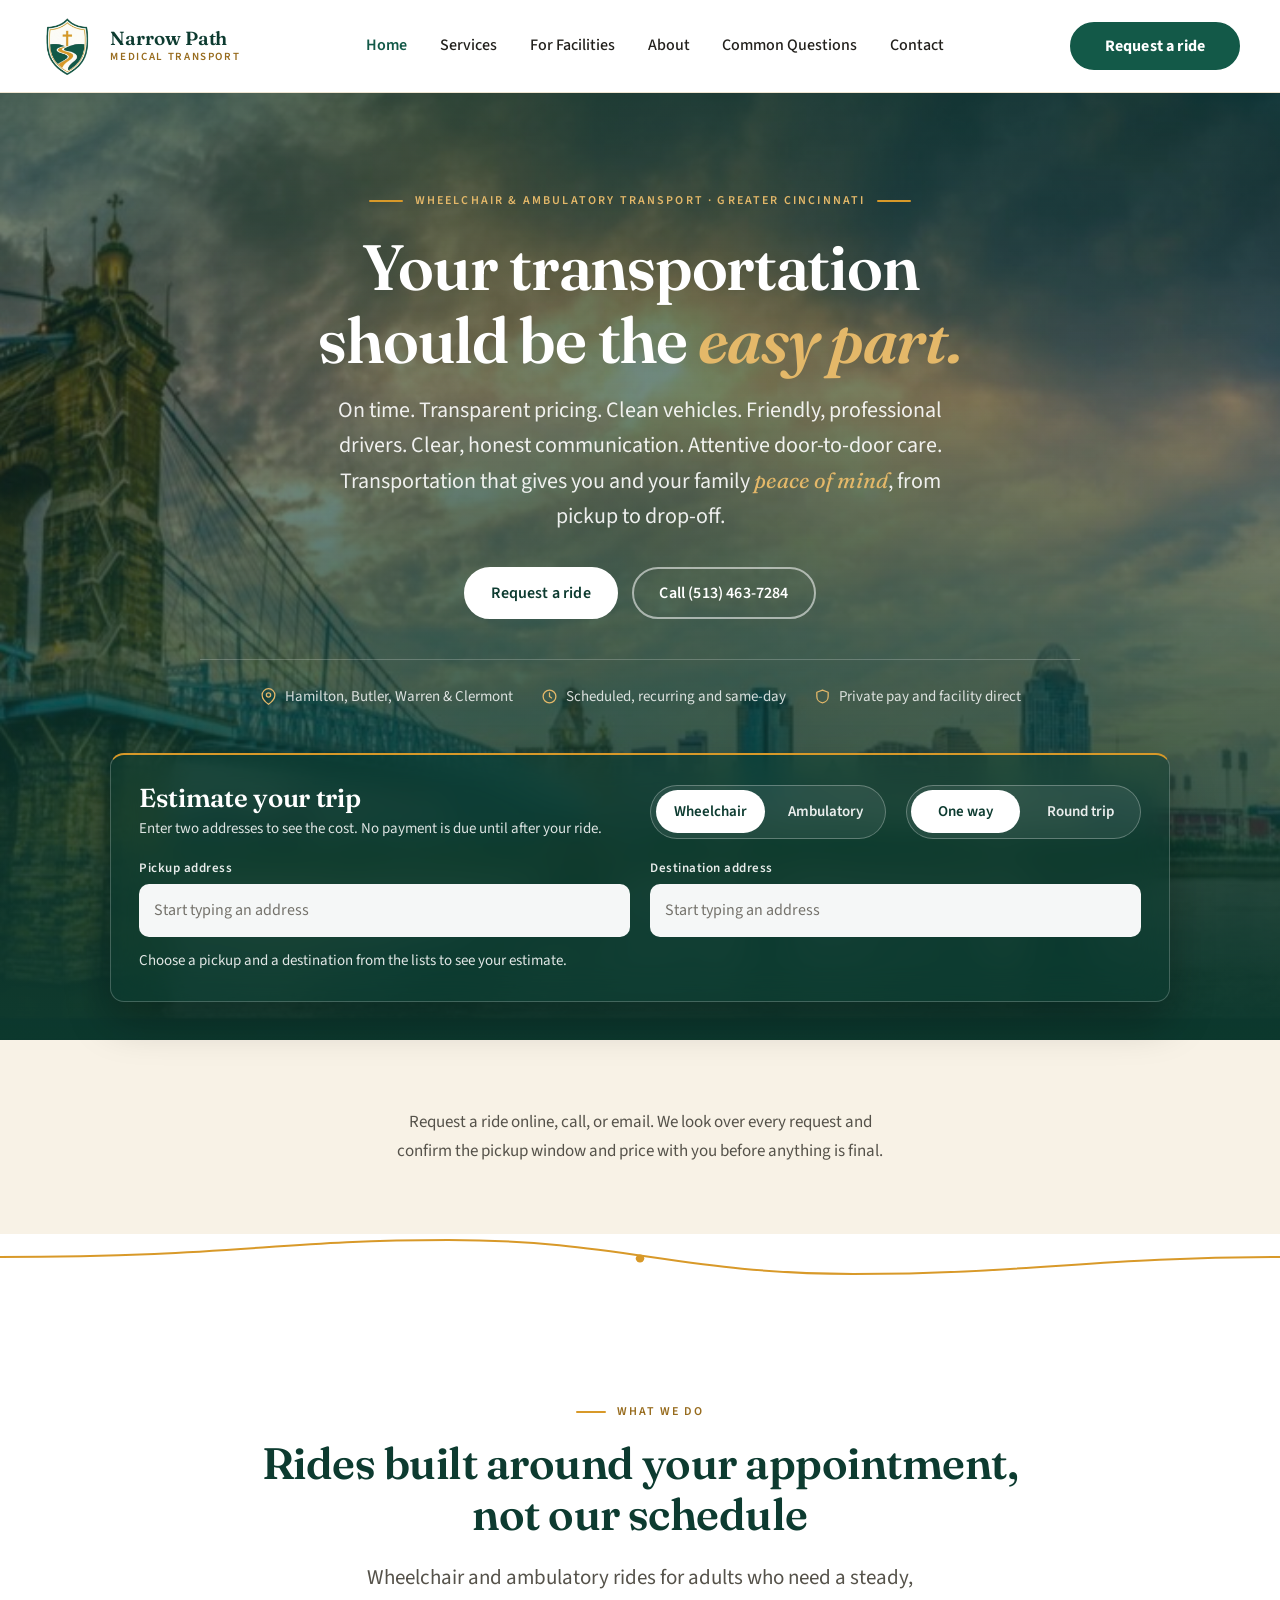
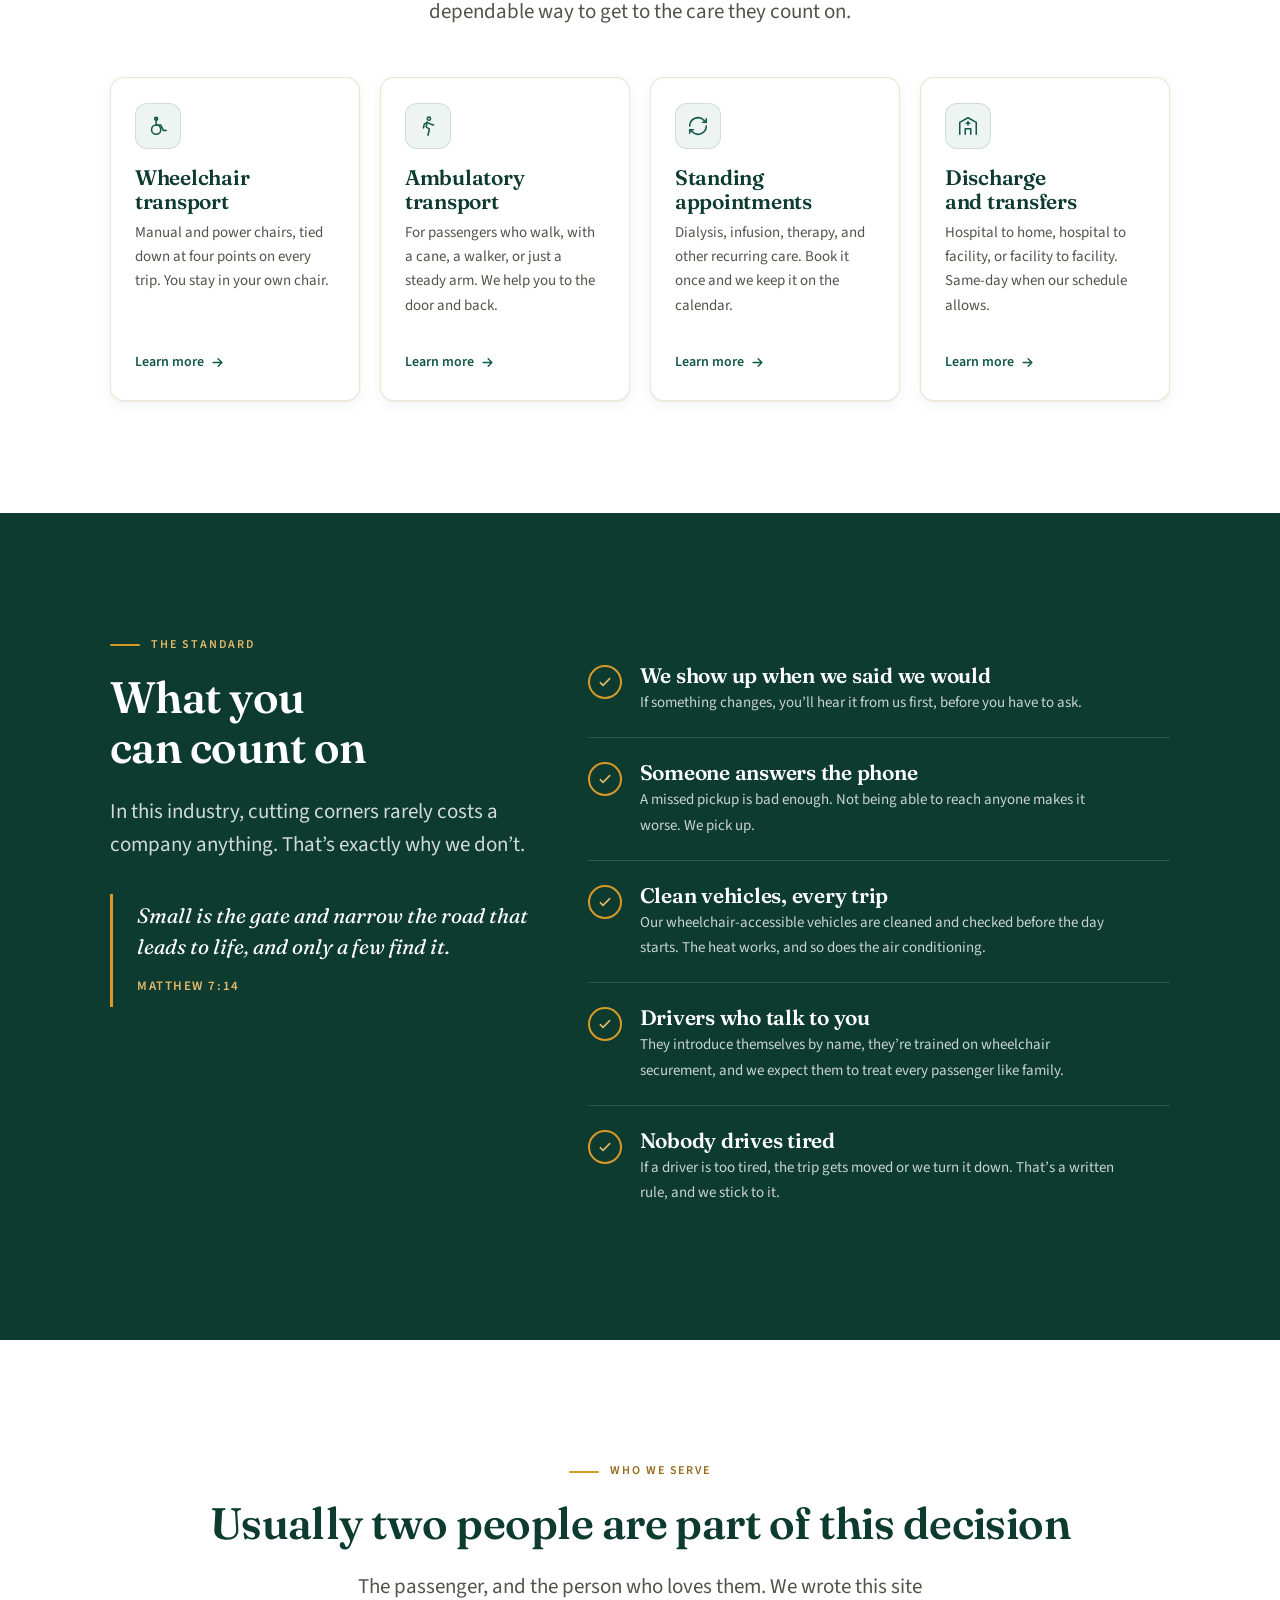
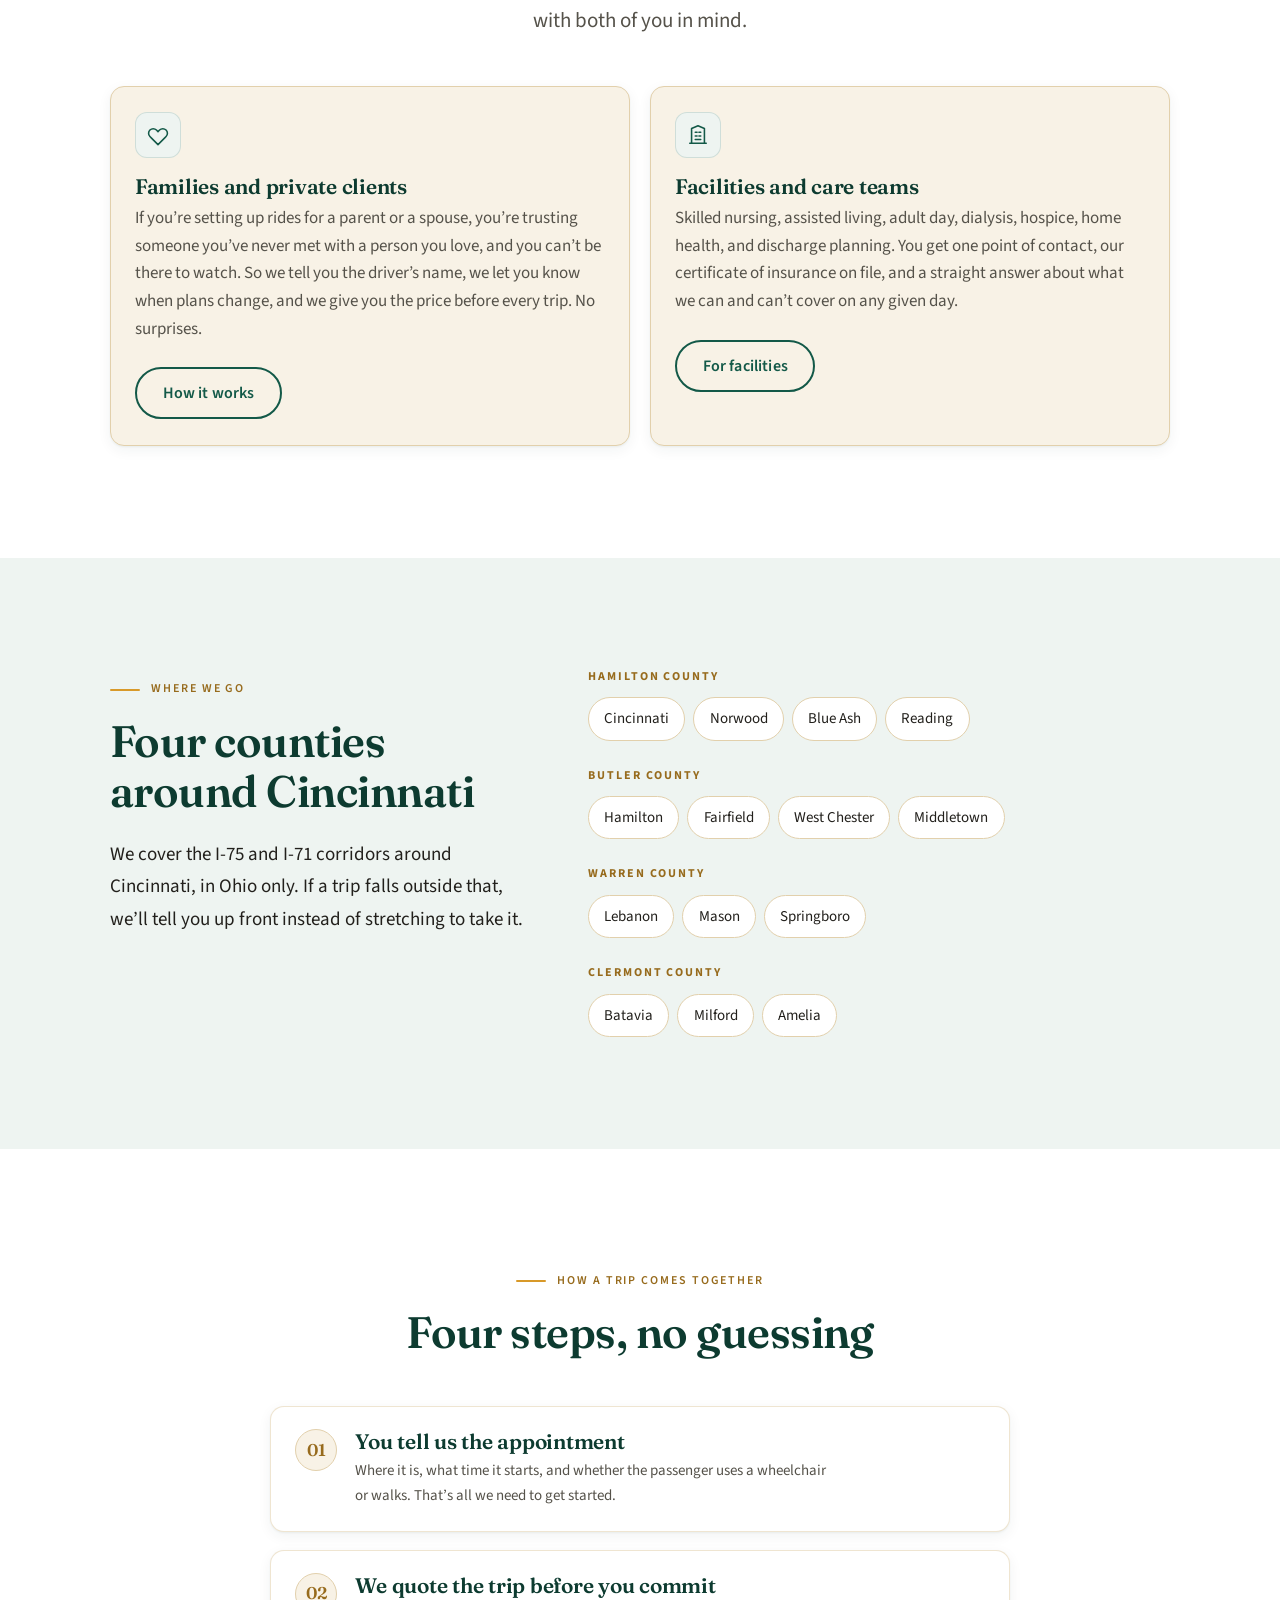
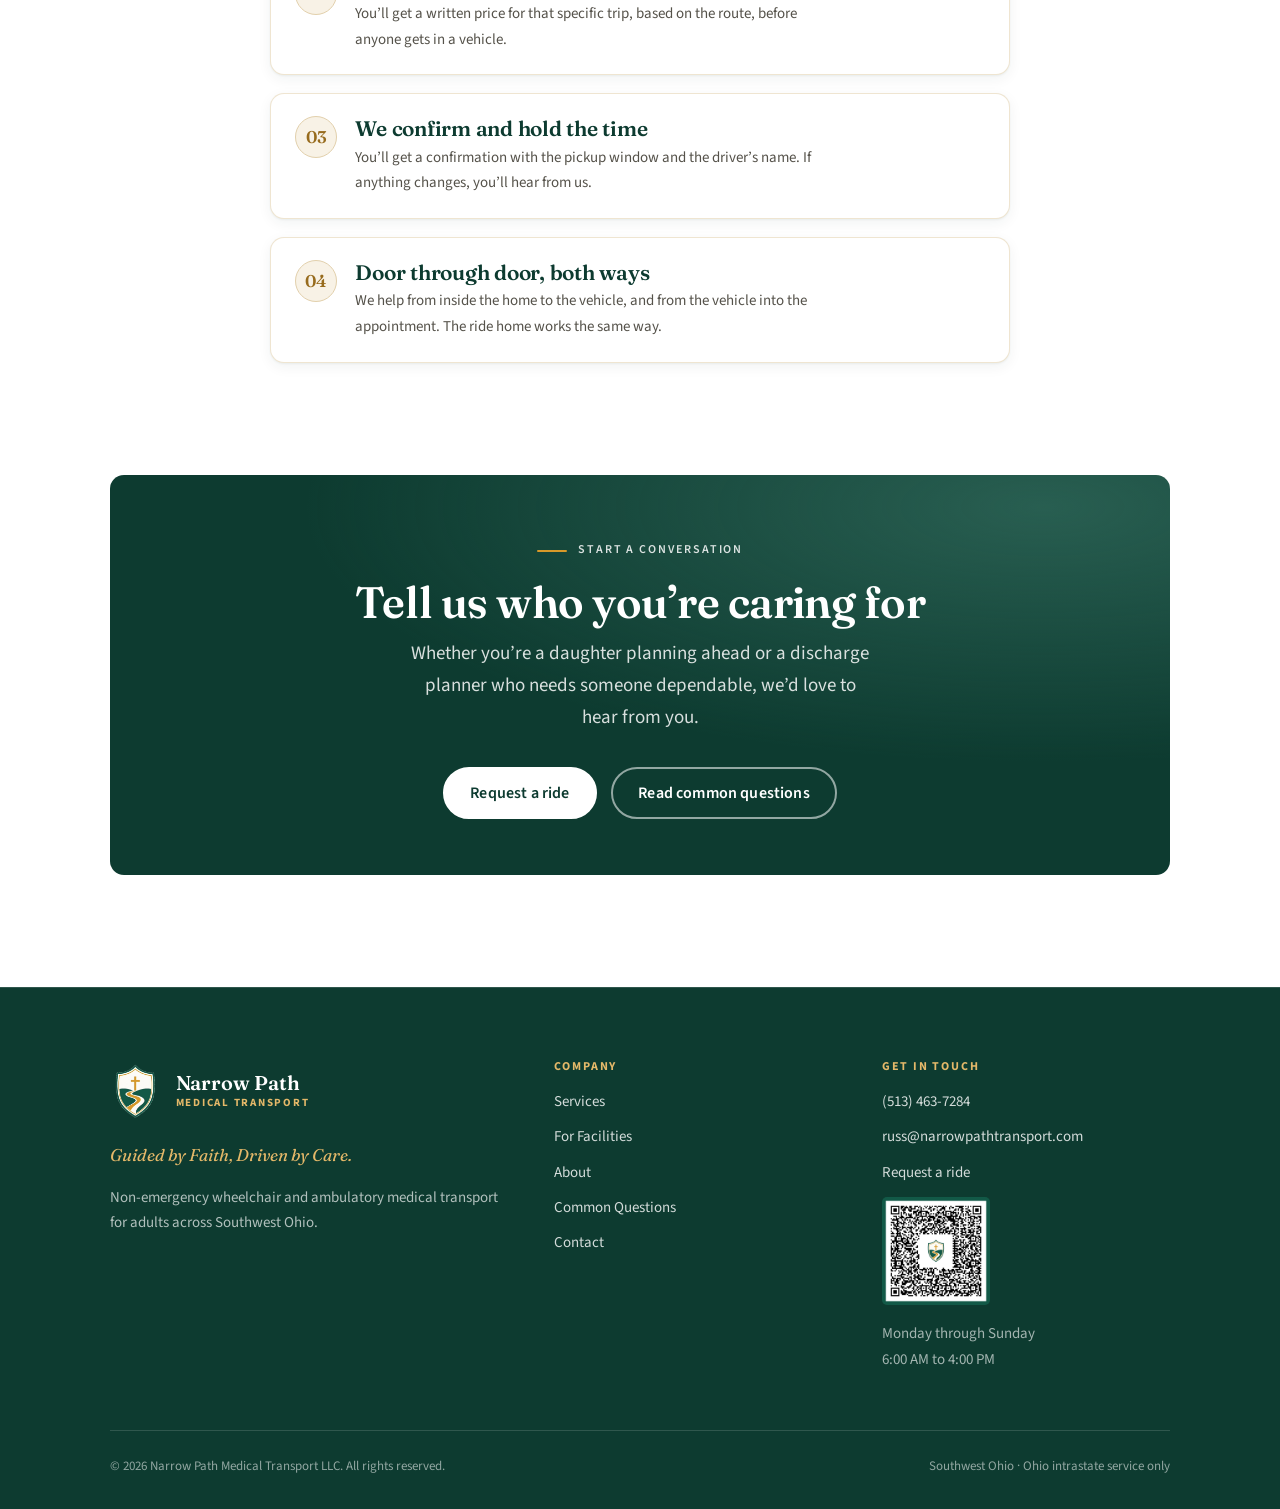
<file: index.html>
<!DOCTYPE html>
<html lang="en">
<head>
<meta charset="utf-8">
<meta name="viewport" content="width=device-width, initial-scale=1">
<title>Narrow Path Medical Transport | Wheelchair &amp; Ambulatory Transport, Southwest Ohio</title>
<meta name="description" content="Non-emergency wheelchair and ambulatory medical transport across Hamilton, Butler, Warren and Clermont counties. Guided by Faith, Driven by Care.">
<link rel="canonical" href="https://narrowpathtransport.com/">
<meta property="og:type" content="website">
<meta property="og:title" content="Narrow Path Medical Transport">
<meta property="og:description" content="Wheelchair and ambulatory medical transport in Southwest Ohio.">
<meta property="og:image" content="https://narrowpathtransport.com/assets/img/cincinnati-skyline.jpg">
<meta property="og:url" content="https://narrowpathtransport.com/">
<link rel="icon" href="/favicon.ico" sizes="48x48">
<link rel="icon" type="image/png" sizes="32x32" href="/assets/img/favicon-32.png">
<link rel="apple-touch-icon" href="/assets/img/apple-touch-icon.png">
<meta name="theme-color" content="#0D3B30">
<meta property="og:site_name" content="Narrow Path Medical Transport">
<meta name="twitter:card" content="summary_large_image">
<link rel="preconnect" href="https://fonts.googleapis.com">
<link rel="preconnect" href="https://fonts.gstatic.com" crossorigin>
<link href="https://fonts.googleapis.com/css2?family=Fraunces:ital,opsz,wght@0,9..144,400..700;1,9..144,400..600&family=Source+Sans+3:ital,wght@0,400;0,500;0,600;0,700;1,400&display=swap" rel="stylesheet">
<link rel="stylesheet" href="css/site.css">
<script type="application/ld+json">
{"@context":"https://schema.org","@type":"LocalBusiness","name":"Narrow Path Medical Transport","url":"https://narrowpathtransport.com/","telephone":"+1-513-463-7284","email":"russ@narrowpathtransport.com","image":"https://narrowpathtransport.com/assets/img/cincinnati-skyline.jpg","areaServed":"Southwest Ohio"}
</script>
</head>
<body>
<a class="skip" href="#main">Skip to content</a>

<!-- ============================================================ header -->
<header class="site-header">
  <div class="wrap site-header__inner">
    <a class="brand" href="index.html">
      <img class="brand__mark" src="assets/img/npmt-shield.png" width="202" height="240" alt="">
      <span class="brand__text">
        <span class="brand__name">Narrow Path</span>
        <span class="brand__sub">Medical Transport</span>
      </span>
    </a>

    <nav class="nav" id="nav" aria-label="Main">
      <a href="index.html" aria-current="page">Home</a>
      <a href="services.html">Services</a>
      <a href="facilities.html">For Facilities</a>
      <a href="about.html">About</a>
      <a href="questions.html">Common Questions</a>
      <a href="contact.html">Contact</a>
    </nav>

    <div class="header-cta">
      <a class="btn btn--primary" href="https://outlook.office.com/book/NarrowPathTransport@narrowpathtransport.com/?ismsaljsauthenabled" target="_blank" rel="noopener noreferrer">Request a ride</a>
      <button class="nav-toggle" id="navToggle" aria-expanded="false" aria-controls="nav">
        <span>Menu</span>
      </button>
    </div>
  </div>
</header>

<main id="main">

<!-- ============================================================== hero -->
<section class="hero">
  <div class="hero__media">
    <img src="assets/img/cincinnati-skyline.jpg"
         alt="The Cincinnati skyline and the Roebling Suspension Bridge over the Ohio River at sunset."
         fetchpriority="high">
  </div>
  <div class="hero__veil" aria-hidden="true"></div>

  <div class="wrap hero__inner">
    <div class="hero__content">
      <p class="hero__kicker">Wheelchair &amp; ambulatory transport · Greater Cincinnati</p>
      <h1>Your transportation should be the <em>easy&nbsp;part.</em></h1>
      <p class="hero__lede">
        On time. Transparent pricing. Clean vehicles. Friendly, professional drivers. Clear, honest communication. Attentive door-to-door care. Transportation that gives you and your family <em>peace of mind</em>, from pickup to drop-off.
      </p>
      <div class="hero__actions">
        <a class="btn btn--light" href="https://outlook.office.com/book/NarrowPathTransport@narrowpathtransport.com/?ismsaljsauthenabled" target="_blank" rel="noopener noreferrer">Request a ride</a>
        <a class="btn btn--outline-light" href="tel:+15134637284">Call (513) 463-7284</a>
      </div>

      <div class="hero__meta">
        <span>
          <svg viewBox="0 0 24 24" fill="none" stroke-width="1.8" stroke-linecap="round" stroke-linejoin="round" aria-hidden="true"><path d="M21 10c0 7-9 13-9 13s-9-6-9-13a9 9 0 0 1 18 0Z"/><circle cx="12" cy="10" r="3"/></svg>
          Hamilton, Butler, Warren &amp; Clermont
        </span>
        <span>
          <svg viewBox="0 0 24 24" fill="none" stroke-width="1.8" stroke-linecap="round" stroke-linejoin="round" aria-hidden="true"><circle cx="12" cy="12" r="9"/><path d="M12 7v5l3 2"/></svg>
          Scheduled, recurring and same-day
        </span>
        <span>
          <svg viewBox="0 0 24 24" fill="none" stroke-width="1.8" stroke-linecap="round" stroke-linejoin="round" aria-hidden="true"><path d="M12 3 4 6v6c0 4.5 3.4 8.3 8 9 4.6-.7 8-4.5 8-9V6l-8-3Z"/></svg>
          Private pay and facility direct
        </span>
      </div>
    </div>

    <!-- Trip estimate tool. Hidden until js/quote-config.js has a Google key. -->
    <aside class="estimator" id="estimator" aria-labelledby="estimatorTitle" hidden>
      <h2 class="estimator__title" id="estimatorTitle">Estimate your trip</h2>
      <p class="estimator__sub">Enter two addresses to see the cost. No payment is due until after your ride.</p>

      <fieldset class="estimator__seg">
        <legend class="visually-hidden">Transportation type</legend>
        <input type="radio" name="estimatorService" id="svcWheelchair" value="wheelchair" checked>
        <label for="svcWheelchair">Wheelchair</label>
        <input type="radio" name="estimatorService" id="svcAmbulatory" value="ambulatory">
        <label for="svcAmbulatory">Ambulatory</label>
      </fieldset>

      <fieldset class="estimator__seg">
        <legend class="visually-hidden">Trip type</legend>
        <input type="radio" name="estimatorTrip" id="tripOneway" value="oneway" checked>
        <label for="tripOneway">One way</label>
        <input type="radio" name="estimatorTrip" id="tripRound" value="roundtrip">
        <label for="tripRound">Round trip</label>
      </fieldset>

      <div class="estimator__field">
        <label for="estimatorPickup">Pickup address</label>
        <input id="estimatorPickup" type="text" role="combobox" aria-expanded="false" aria-controls="estimatorPickupList" aria-autocomplete="list" autocomplete="off" spellcheck="false" placeholder="Start typing an address">
        <ul class="estimator__list" id="estimatorPickupList" role="listbox" aria-label="Pickup suggestions" hidden></ul>
      </div>
      <div class="estimator__field">
        <label for="estimatorDest">Destination address</label>
        <input id="estimatorDest" type="text" role="combobox" aria-expanded="false" aria-controls="estimatorDestList" aria-autocomplete="list" autocomplete="off" spellcheck="false" placeholder="Start typing an address">
        <ul class="estimator__list" id="estimatorDestList" role="listbox" aria-label="Destination suggestions" hidden></ul>
      </div>

      <div class="estimator__map-wrap" id="estimatorMapWrap" hidden>
        <div class="estimator__map" id="estimatorMap" role="img" aria-label="Map showing the driving route from pickup to destination"></div>
      </div>

      <div class="estimator__result" id="estimatorResult" aria-live="polite"></div>
    </aside>
  </div>
</section>

<!-- ==================================================== honest position -->
<section class="band band--tight band--cream">
  <div class="wrap wrap--narrow section-head--center">
    <p style="max-width:64ch;margin-inline:auto;color:var(--ink-soft);font-size:1.0625rem;">
      Request a ride online, call, or email. We look over every request and confirm the pickup window and price with you before anything is final.
    </p>
  </div>
</section>

<div class="path-rule" aria-hidden="true">
  <svg viewBox="0 0 1200 46" preserveAspectRatio="none">
    <path class="path-rule__line" d="M0 23 C 220 23, 260 6, 420 6 S 640 40, 800 40 S 1030 23, 1200 23"/>
    <circle class="path-rule__dot" cx="600" cy="24.5" r="4"/>
  </svg>
</div>

<!-- =========================================================== services -->
<section class="band band--paper">
  <div class="wrap">
    <div class="section-head section-head--center">
      <p class="eyebrow">What we do</p>
      <h2>Rides built around your appointment,<br>not our schedule</h2>
      <p class="lede">
        Wheelchair and ambulatory rides for adults who need a steady, dependable way to get to the care they count on.
      </p>
    </div>

    <div class="grid grid--4">
      <a class="card card--link" href="services.html#wheelchair">
        <span class="chip">
          <svg viewBox="0 0 24 24" stroke-linecap="round" stroke-linejoin="round" aria-hidden="true"><circle cx="10" cy="16" r="5"/><path d="M10 4v7h5l3 6h3"/><circle cx="10" cy="4" r="1.6"/></svg>
        </span>
        <h3>Wheelchair transport</h3>
        <p>Manual and power chairs, tied down at four points on every trip. You stay in your own chair.</p>
        <span class="card__more">Learn more
          <svg viewBox="0 0 24 24" fill="none" stroke="currentColor" stroke-width="2.2" stroke-linecap="round" stroke-linejoin="round" aria-hidden="true"><path d="M5 12h13m-5-6 6 6-6 6"/></svg>
        </span>
      </a>

      <a class="card card--link" href="services.html#ambulatory">
        <span class="chip">
          <svg viewBox="0 0 24 24" stroke-linecap="round" stroke-linejoin="round" aria-hidden="true"><circle cx="13" cy="4" r="1.8"/><path d="M12 22l1.5-6.5L10 13l1-5 4 2 3 1"/><path d="M11 8 8 10l-1 4"/></svg>
        </span>
        <h3>Ambulatory transport</h3>
        <p>For passengers who walk, with a cane, a walker, or just a steady arm. We help you to the door and back.</p>
        <span class="card__more">Learn more
          <svg viewBox="0 0 24 24" fill="none" stroke="currentColor" stroke-width="2.2" stroke-linecap="round" stroke-linejoin="round" aria-hidden="true"><path d="M5 12h13m-5-6 6 6-6 6"/></svg>
        </span>
      </a>

      <a class="card card--link" href="services.html#recurring">
        <span class="chip">
          <svg viewBox="0 0 24 24" stroke-linecap="round" stroke-linejoin="round" aria-hidden="true"><path d="M3 12a9 9 0 0 1 15.6-6.1L21 8"/><path d="M21 4v4h-4"/><path d="M21 12a9 9 0 0 1-15.6 6.1L3 16"/><path d="M3 20v-4h4"/></svg>
        </span>
        <h3>Standing appointments</h3>
        <p>Dialysis, infusion, therapy, and other recurring care. Book it once and we keep it on the calendar.</p>
        <span class="card__more">Learn more
          <svg viewBox="0 0 24 24" fill="none" stroke="currentColor" stroke-width="2.2" stroke-linecap="round" stroke-linejoin="round" aria-hidden="true"><path d="M5 12h13m-5-6 6 6-6 6"/></svg>
        </span>
      </a>

      <a class="card card--link" href="services.html#discharge">
        <span class="chip">
          <svg viewBox="0 0 24 24" stroke-linecap="round" stroke-linejoin="round" aria-hidden="true"><path d="M3 21V8l9-5 9 5v13"/><path d="M9 21v-6h6v6"/><path d="M12 7v4M10 9h4"/></svg>
        </span>
        <h3>Discharge and transfers</h3>
        <p>Hospital to home, hospital to facility, or facility to facility. Same-day when our schedule allows.</p>
        <span class="card__more">Learn more
          <svg viewBox="0 0 24 24" fill="none" stroke="currentColor" stroke-width="2.2" stroke-linecap="round" stroke-linejoin="round" aria-hidden="true"><path d="M5 12h13m-5-6 6 6-6 6"/></svg>
        </span>
      </a>
    </div>
  </div>
</section>

<!-- ======================================================== the standard -->
<section class="band band--pine">
  <div class="wrap">
    <div class="split">
      <div>
        <p class="eyebrow">The standard</p>
        <h2>What you can count on</h2>
        <p class="lede">
          In this industry, cutting corners rarely costs a company anything. That&rsquo;s exactly why we don&rsquo;t.
        </p>
        <div class="verse" style="margin-top:2rem;">
          <p>Small is the gate and narrow the road that leads to life, and only a few find it.</p>
          <cite>Matthew 7:14</cite>
        </div>
      </div>

      <div class="standards">
        <div class="standard">
          <span class="standard__mark"><svg viewBox="0 0 24 24" stroke-linecap="round" stroke-linejoin="round" aria-hidden="true"><path d="m5 13 4 4L19 7"/></svg></span>
          <div>
            <h4>We show up when we said we would</h4>
            <p>If something changes, you&rsquo;ll hear it from us first, before you have to ask.</p>
          </div>
        </div>
        <div class="standard">
          <span class="standard__mark"><svg viewBox="0 0 24 24" stroke-linecap="round" stroke-linejoin="round" aria-hidden="true"><path d="m5 13 4 4L19 7"/></svg></span>
          <div>
            <h4>Someone answers the phone</h4>
            <p>A missed pickup is bad enough. Not being able to reach anyone makes it worse. We pick up.</p>
          </div>
        </div>
        <div class="standard">
          <span class="standard__mark"><svg viewBox="0 0 24 24" stroke-linecap="round" stroke-linejoin="round" aria-hidden="true"><path d="m5 13 4 4L19 7"/></svg></span>
          <div>
            <h4>Clean vehicles, every trip</h4>
            <p>Our wheelchair-accessible vehicles are cleaned and checked before the day starts. The heat works, and so does the air conditioning.</p>
          </div>
        </div>
        <div class="standard">
          <span class="standard__mark"><svg viewBox="0 0 24 24" stroke-linecap="round" stroke-linejoin="round" aria-hidden="true"><path d="m5 13 4 4L19 7"/></svg></span>
          <div>
            <h4>Drivers who talk to you</h4>
            <p>They introduce themselves by name, they&rsquo;re trained on wheelchair securement, and we expect them to treat every passenger like family.</p>
          </div>
        </div>
        <div class="standard">
          <span class="standard__mark"><svg viewBox="0 0 24 24" stroke-linecap="round" stroke-linejoin="round" aria-hidden="true"><path d="m5 13 4 4L19 7"/></svg></span>
          <div>
            <h4>Nobody drives tired</h4>
            <p>If a driver is too tired, the trip gets moved or we turn it down. That&rsquo;s a written rule, and we stick to it.</p>
          </div>
        </div>
      </div>
    </div>
  </div>
</section>

<!-- =========================================================== who we serve -->
<section class="band band--paper">
  <div class="wrap">
    <div class="section-head section-head--center">
      <p class="eyebrow">Who we serve</p>
      <h2>Usually two people are part of this decision</h2>
      <p class="lede">
        The passenger, and the person who loves them. We wrote this site with both of you in mind.
      </p>
    </div>

    <div class="grid grid--2">
      <div class="card card--cream">
        <span class="chip">
          <svg viewBox="0 0 24 24" stroke-linecap="round" stroke-linejoin="round" aria-hidden="true"><path d="M20.8 6.6a5 5 0 0 0-7.1 0L12 8.3l-1.7-1.7a5 5 0 1 0-7.1 7.1l1.7 1.7L12 22.5l7.1-7.1 1.7-1.7a5 5 0 0 0 0-7.1Z"/></svg>
        </span>
        <h3>Families and private clients</h3>
        <p style="font-size:1.0625rem;">
          If you&rsquo;re setting up rides for a parent or a spouse, you&rsquo;re trusting someone you&rsquo;ve never met with a person you love, and you can&rsquo;t be there to watch. So we tell you the driver&rsquo;s name, we let you know when plans change, and we give you the price before every trip. No surprises.
        </p>
        <div class="btn-row" style="margin-top:1.5rem;">
          <a class="btn btn--ghost" href="services.html">How it works</a>
        </div>
      </div>

      <div class="card card--cream">
        <span class="chip">
          <svg viewBox="0 0 24 24" stroke-linecap="round" stroke-linejoin="round" aria-hidden="true"><path d="M3 21h18"/><path d="M5 21V5l7-3 7 3v16"/><path d="M9 9h2M13 9h2M9 13h2M13 13h2M9 17h6"/></svg>
        </span>
        <h3>Facilities and care teams</h3>
        <p style="font-size:1.0625rem;">
          Skilled nursing, assisted living, adult day, dialysis, hospice, home health, and discharge planning. You get one point of contact, our certificate of insurance on file, and a straight answer about what we can and can&rsquo;t cover on any given day.
        </p>
        <div class="btn-row" style="margin-top:1.5rem;">
          <a class="btn btn--ghost" href="facilities.html">For facilities</a>
        </div>
      </div>
    </div>
  </div>
</section>

<!-- ============================================================ service area -->
<section class="band band--wash">
  <div class="wrap">
    <div class="split">
      <div>
        <p class="eyebrow">Where we go</p>
        <h2>Four counties around Cincinnati</h2>
        <p>
          We cover the I-75 and I-71 corridors around Cincinnati, in Ohio only. If a trip falls outside that, we&rsquo;ll tell you up front instead of stretching to take it.
        </p>
      </div>

      <div>
        <div class="area-group">
          <h4>Hamilton County</h4>
          <ul class="pills">
            <li>Cincinnati</li><li>Norwood</li><li>Blue Ash</li><li>Reading</li>
          </ul>
        </div>
        <div class="area-group">
          <h4>Butler County</h4>
          <ul class="pills">
            <li>Hamilton</li><li>Fairfield</li><li>West Chester</li><li>Middletown</li>
          </ul>
        </div>
        <div class="area-group">
          <h4>Warren County</h4>
          <ul class="pills">
            <li>Lebanon</li><li>Mason</li><li>Springboro</li>
          </ul>
        </div>
        <div class="area-group">
          <h4>Clermont County</h4>
          <ul class="pills">
            <li>Batavia</li><li>Milford</li><li>Amelia</li>
          </ul>
        </div>
      </div>
    </div>
  </div>
</section>

<!-- ============================================================== steps -->
<section class="band band--paper">
  <div class="wrap wrap--narrow">
    <div class="section-head section-head--center">
      <p class="eyebrow">How a trip comes together</p>
      <h2>Four steps, no guessing</h2>
    </div>

    <div class="steps">
      <div class="step">
        <div>
          <h4>You tell us the appointment</h4>
          <p>Where it is, what time it starts, and whether the passenger uses a wheelchair or walks. That&rsquo;s all we need to get started.</p>
        </div>
      </div>
      <div class="step">
        <div>
          <h4>We quote the trip before you commit</h4>
          <p>You&rsquo;ll get a written price for that specific trip, based on the route, before anyone gets in a vehicle.</p>
        </div>
      </div>
      <div class="step">
        <div>
          <h4>We confirm and hold the time</h4>
          <p>You&rsquo;ll get a confirmation with the pickup window and the driver&rsquo;s name. If anything changes, you&rsquo;ll hear from us.</p>
        </div>
      </div>
      <div class="step">
        <div>
          <h4>Door through door, both ways</h4>
          <p>We help from inside the home to the vehicle, and from the vehicle into the appointment. The ride home works the same way.</p>
        </div>
      </div>
    </div>
  </div>
</section>

<!-- ================================================================ CTA -->
<section class="band band--paper" style="padding-top:0;">
  <div class="wrap">
    <div class="cta-panel">
      <p class="eyebrow" style="justify-content:center;">Start a conversation</p>
      <h2>Tell us who you&rsquo;re caring for</h2>
      <p>
        Whether you&rsquo;re a daughter planning ahead or a discharge planner who needs someone dependable, we&rsquo;d love to hear from you.
      </p>
      <div class="btn-row">
        <a class="btn btn--light" href="https://outlook.office.com/book/NarrowPathTransport@narrowpathtransport.com/?ismsaljsauthenabled" target="_blank" rel="noopener noreferrer">Request a ride</a>
        <a class="btn btn--outline-light" href="questions.html">Read common questions</a>
      </div>
    </div>
  </div>
</section>

</main>

<!-- ============================================================ footer -->
<footer class="site-footer">
  <div class="wrap">
    <div class="footer-grid">
      <div>
        <div class="footer-brand">
          <img class="footer-brand__mark" src="assets/img/npmt-shield.png" width="202" height="240" alt="" loading="lazy">
          <span class="footer-brand__text">
            <span class="footer-brand__name">Narrow Path</span>
            <span class="footer-brand__sub">Medical Transport</span>
          </span>
        </div>
        <p class="footer-tagline">Guided by Faith, Driven by Care.</p>
        <p style="color:rgba(255,255,255,0.68);font-size:0.9375rem;">
          Non-emergency wheelchair and ambulatory medical transport for adults across
          Southwest Ohio.
        </p>
      </div>

      <div>
        <h4>Company</h4>
        <ul>
          <li><a href="services.html">Services</a></li>
          <li><a href="facilities.html">For Facilities</a></li>
          <li><a href="about.html">About</a></li>
          <li><a href="questions.html">Common Questions</a></li>
          <li><a href="contact.html">Contact</a></li>
        </ul>
      </div>

      <div>
        <h4>Get in touch</h4>
        <ul>
          <li><a href="tel:+15134637284">(513) 463-7284</a></li>
          <li><a href="mailto:russ@narrowpathtransport.com">russ@narrowpathtransport.com</a></li>
          <li><a href="https://outlook.office.com/book/NarrowPathTransport@narrowpathtransport.com/?ismsaljsauthenabled" target="_blank" rel="noopener noreferrer">Request a ride</a></li>
          <li><a href="https://outlook.office.com/book/NarrowPathTransport@narrowpathtransport.com/?ismsaljsauthenabled" target="_blank" rel="noopener noreferrer"><img class="footer-qr" src="assets/img/schedule-transport-qr.png" width="600" height="600" alt="QR code to request a ride online" loading="lazy"></a></li>
          <li style="margin-top:1rem;color:rgba(255,255,255,0.62);">
            Monday through Sunday<br>6:00 AM to 4:00 PM
          </li>
        </ul>
      </div>
    </div>

    <div class="footer-bottom">
      <span>&copy; 2026 Narrow Path Medical Transport LLC. All rights reserved.</span>
      <span>Southwest Ohio &middot; Ohio intrastate service only</span>
    </div>
  </div>
</footer>

<nav class="quick-actions" aria-label="Quick actions">
  <a class="btn btn--primary" href="https://outlook.office.com/book/NarrowPathTransport@narrowpathtransport.com/?ismsaljsauthenabled" target="_blank" rel="noopener noreferrer">Request a ride</a>
  <a class="btn btn--ghost" href="tel:+15134637284">Call now</a>
</nav>

<script src="js/site.js" defer></script>
<script src="js/quote-config.js" defer></script>
<script src="js/pricing-rules.js" defer></script>
<script src="js/quote.js" defer></script>
</body>
</html>
</file>
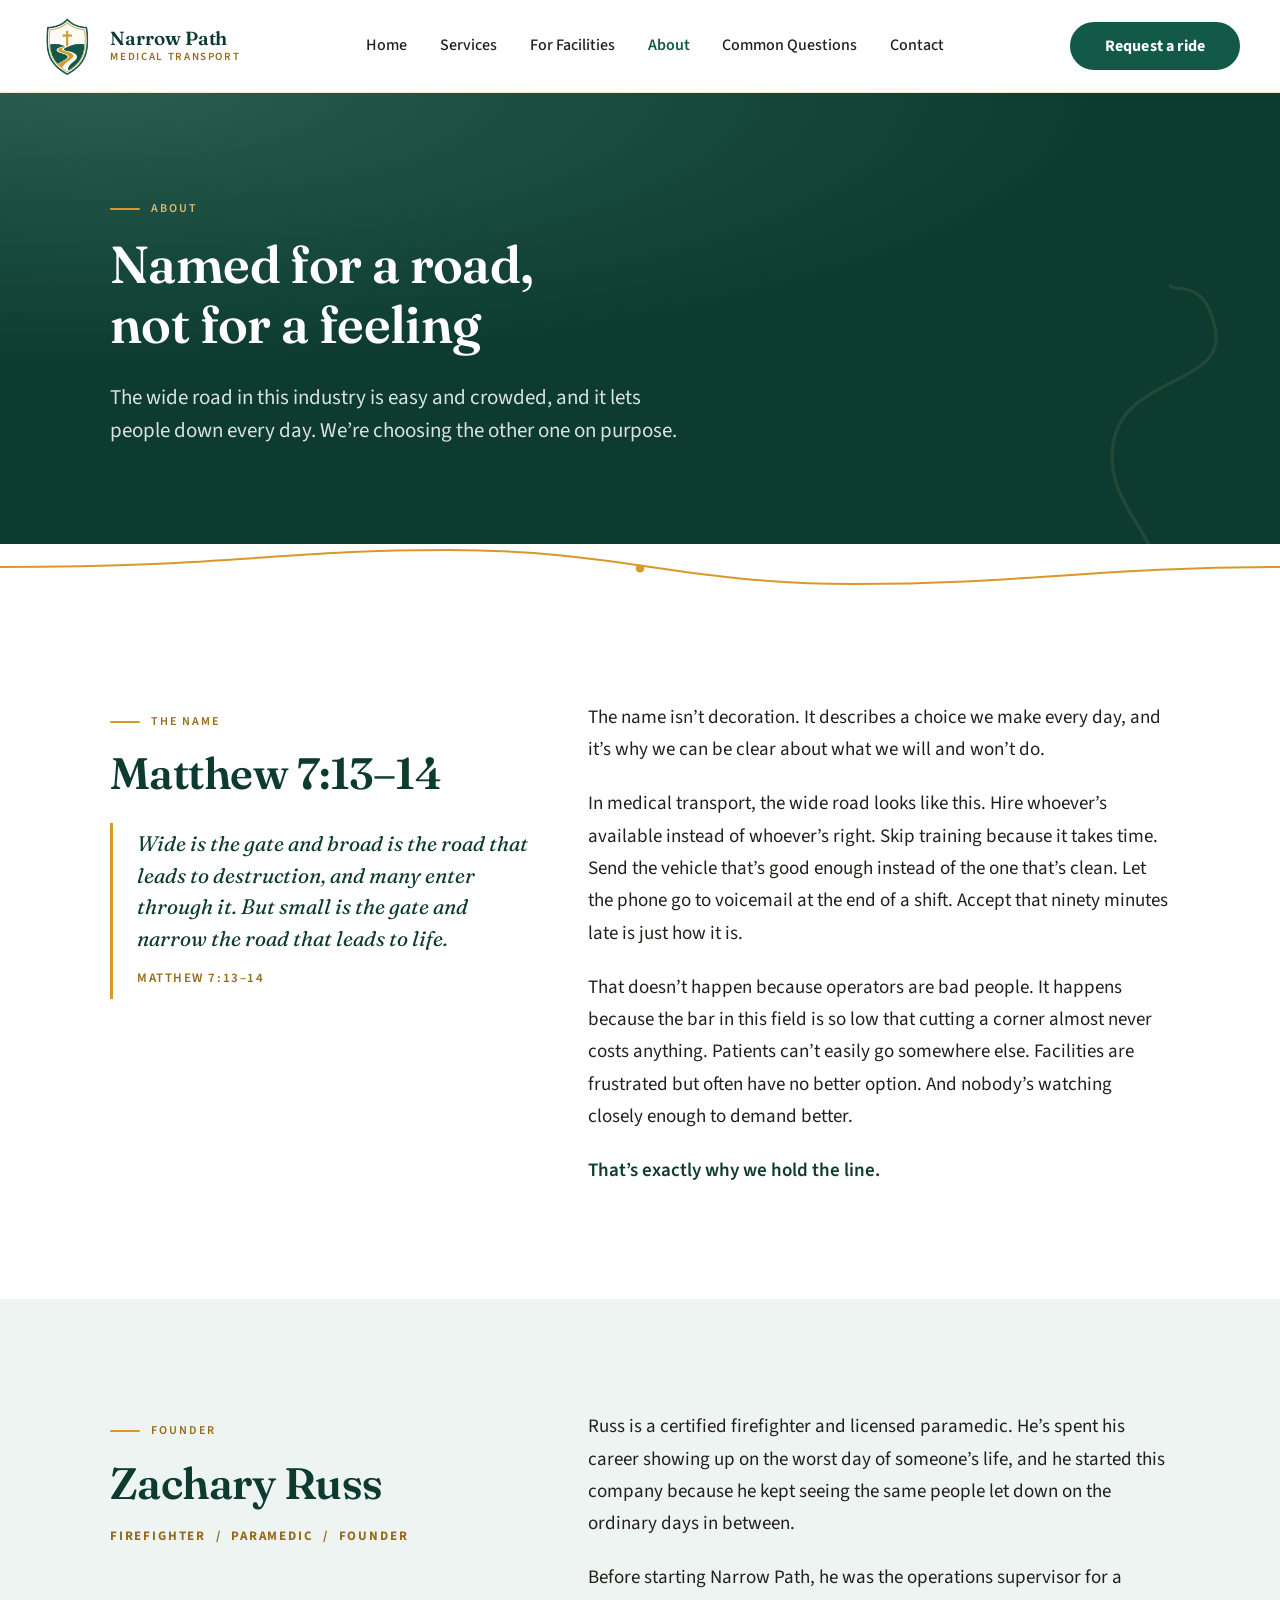
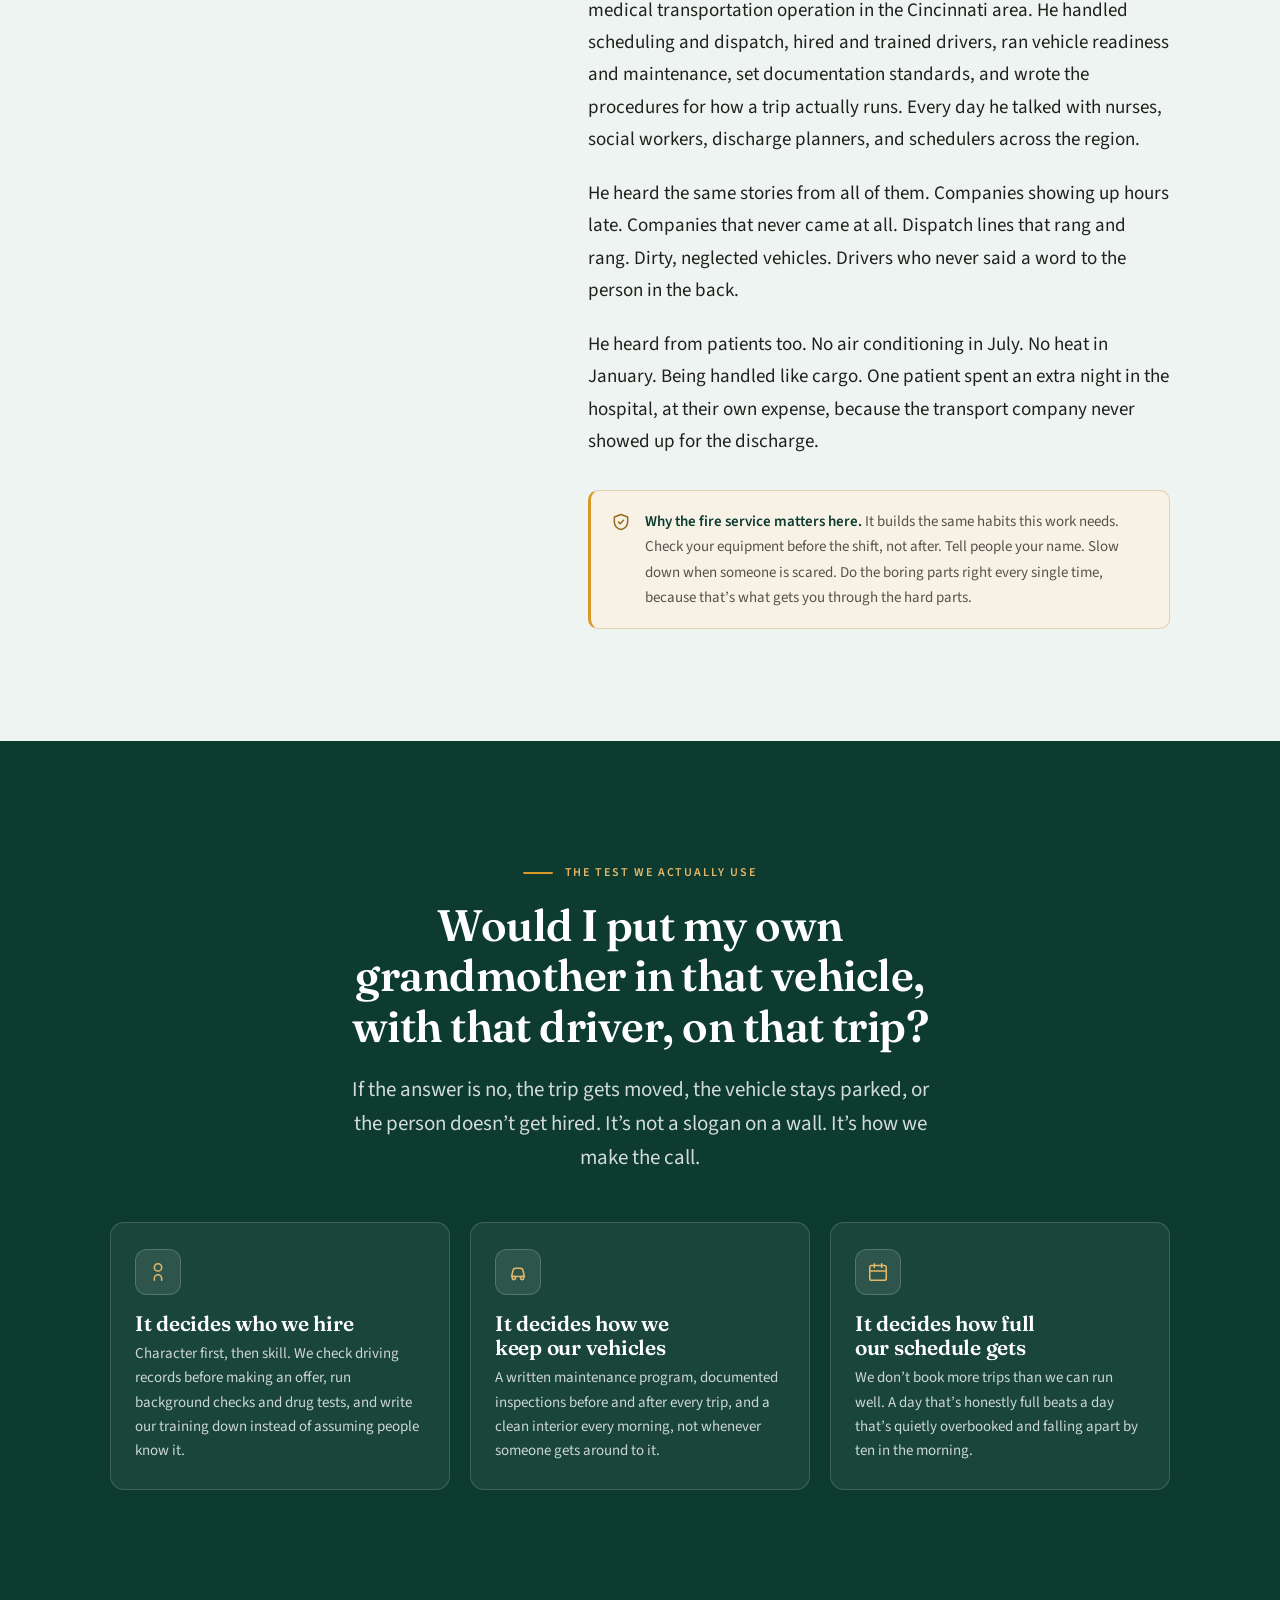
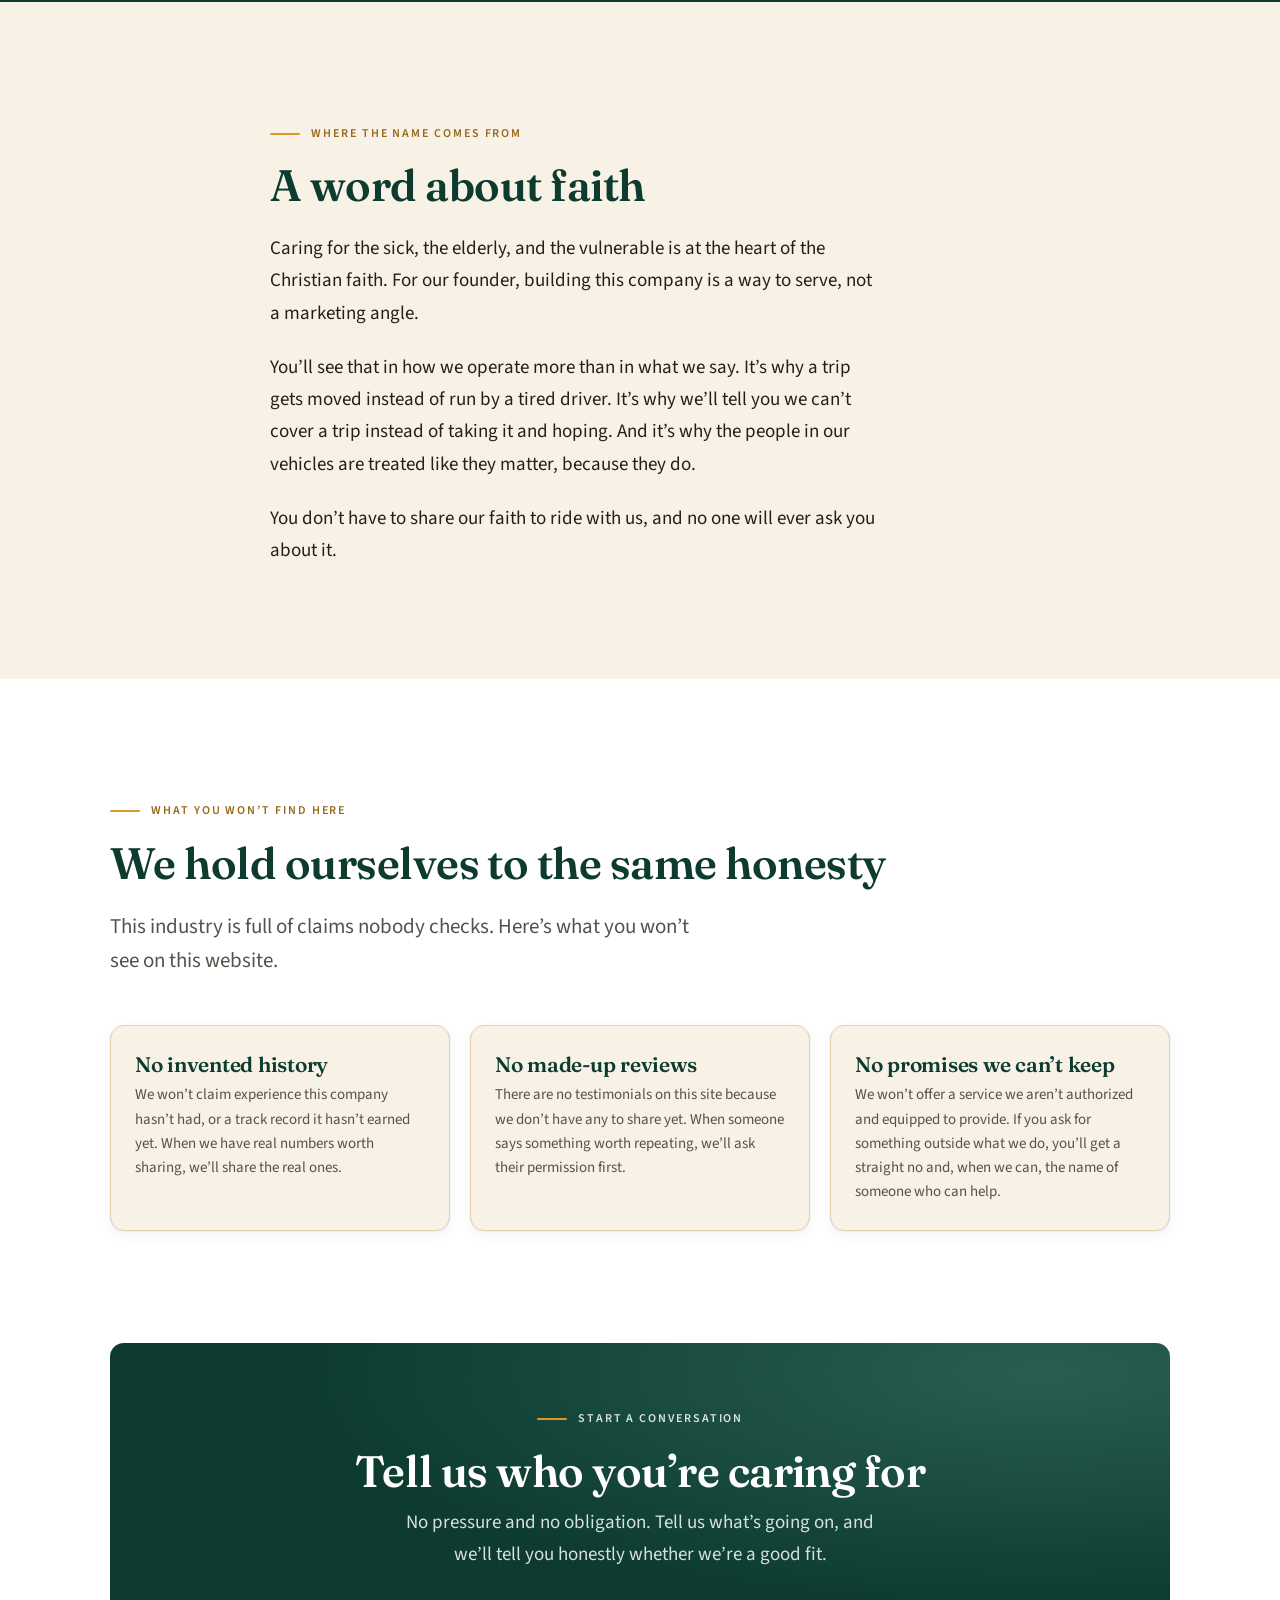
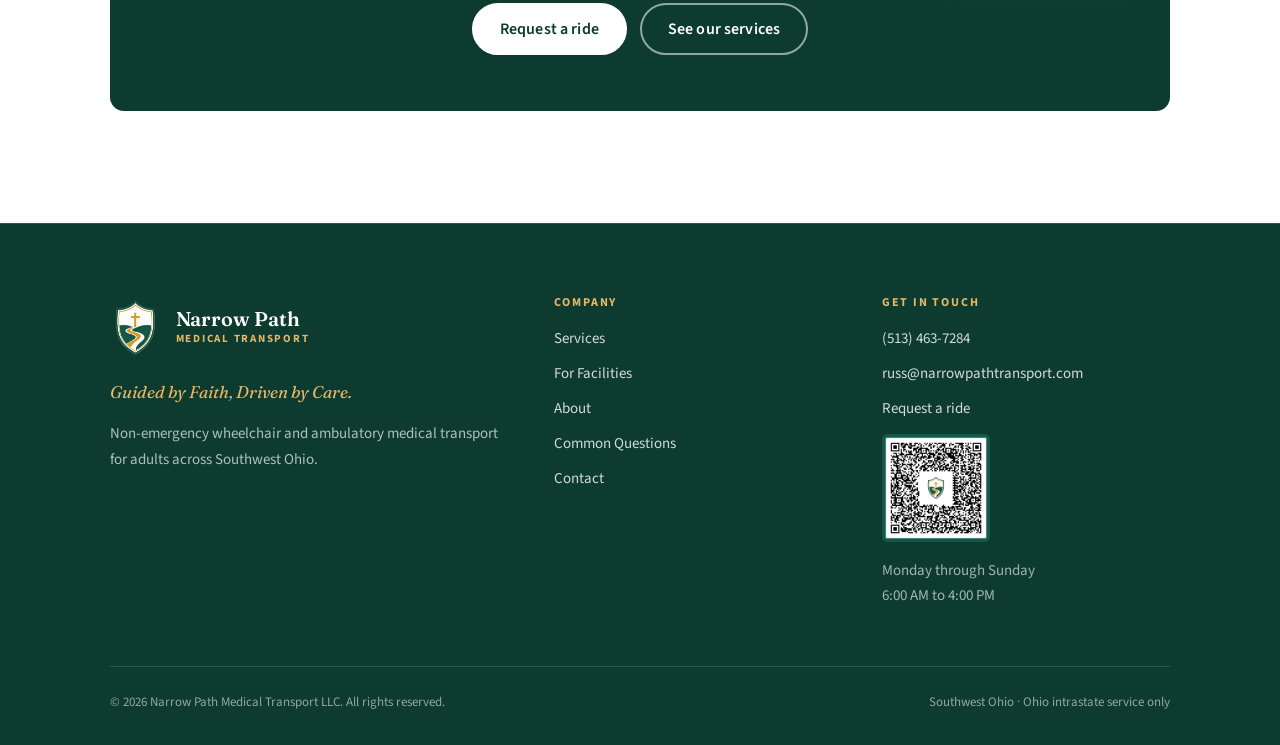
<file: about.html>
<!DOCTYPE html>
<html lang="en">
<head>
<meta charset="utf-8">
<meta name="viewport" content="width=device-width, initial-scale=1">
<title>About | Narrow Path Medical Transport</title>
<meta name="description" content="Why Narrow Path Medical Transport exists, the standard it holds, and the firefighter and paramedic who founded it.">
<link rel="icon" href="/favicon.ico" sizes="48x48">
<link rel="icon" type="image/png" sizes="32x32" href="/assets/img/favicon-32.png">
<link rel="apple-touch-icon" href="/assets/img/apple-touch-icon.png">
<meta name="theme-color" content="#0D3B30">
<link rel="canonical" href="https://narrowpathtransport.com/about">
<meta property="og:type" content="website">
<meta property="og:title" content="About | Narrow Path Medical Transport">
<meta property="og:description" content="Why Narrow Path Medical Transport exists, the standard it holds, and the firefighter and paramedic who founded it.">
<meta property="og:image" content="https://narrowpathtransport.com/assets/img/cincinnati-skyline.jpg">
<meta property="og:url" content="https://narrowpathtransport.com/about">
<meta property="og:site_name" content="Narrow Path Medical Transport">
<meta name="twitter:card" content="summary_large_image">
<link rel="preconnect" href="https://fonts.googleapis.com">
<link rel="preconnect" href="https://fonts.gstatic.com" crossorigin>
<link href="https://fonts.googleapis.com/css2?family=Fraunces:ital,opsz,wght@0,9..144,400..700;1,9..144,400..600&family=Source+Sans+3:ital,wght@0,400;0,500;0,600;0,700;1,400&display=swap" rel="stylesheet">
<link rel="stylesheet" href="css/site.css">
</head>
<body>
<a class="skip" href="#main">Skip to content</a>

<header class="site-header">
  <div class="wrap site-header__inner">
    <a class="brand" href="index.html">
      <img class="brand__mark" src="assets/img/npmt-shield.png" width="202" height="240" alt="">
      <span class="brand__text">
        <span class="brand__name">Narrow Path</span>
        <span class="brand__sub">Medical Transport</span>
      </span>
    </a>
    <nav class="nav" id="nav" aria-label="Main">
      <a href="index.html">Home</a>
      <a href="services.html">Services</a>
      <a href="facilities.html">For Facilities</a>
      <a href="about.html" aria-current="page">About</a>
      <a href="questions.html">Common Questions</a>
      <a href="contact.html">Contact</a>
    </nav>
    <div class="header-cta">
      <a class="btn btn--primary" href="https://outlook.office.com/book/NarrowPathTransport@narrowpathtransport.com/?ismsaljsauthenabled" target="_blank" rel="noopener noreferrer">Request a ride</a>
      <button class="nav-toggle" id="navToggle" aria-expanded="false" aria-controls="nav"><span>Menu</span></button>
    </div>
  </div>
</header>

<main id="main">

<section class="page-hero">
  <svg class="page-hero__glyph" viewBox="0 0 300 300" aria-hidden="true">
    <path d="M150 300 C 150 220, 90 200, 100 140 S 200 90, 190 40 S 150 10, 150 0"/>
  </svg>
  <div class="wrap">
    <p class="eyebrow">About</p>
    <h1>Named for a road,<br>not for a feeling</h1>
    <p class="lede">
      The wide road in this industry is easy and crowded, and it lets people down every day. We&rsquo;re choosing the other one on purpose.
    </p>
  </div>
</section>

<div class="path-rule" aria-hidden="true">
  <svg viewBox="0 0 1200 46" preserveAspectRatio="none">
    <path class="path-rule__line" d="M0 23 C 220 23, 260 6, 420 6 S 640 40, 800 40 S 1030 23, 1200 23"/>
    <circle class="path-rule__dot" cx="600" cy="24.5" r="4"/>
  </svg>
</div>

<!-- ============================================================ the name -->
<section class="band band--paper">
  <div class="wrap">
    <div class="split">
      <div>
        <p class="eyebrow">The name</p>
        <h2>Matthew 7:13&ndash;14</h2>
        <div class="verse" style="margin-top:1.5rem;">
          <p>
            Wide is the gate and broad is the road that leads to destruction, and many
            enter through it. But small is the gate and narrow the road that leads to
            life.
          </p>
          <cite>Matthew 7:13&ndash;14</cite>
        </div>
      </div>

      <div>
        <p style="font-size:1.1875rem;">
          The name isn&rsquo;t decoration. It describes a choice we make every day, and it&rsquo;s why we can be clear about what we will and won&rsquo;t do.
        </p>
        <p>
          In medical transport, the wide road looks like this. Hire whoever&rsquo;s available instead of whoever&rsquo;s right. Skip training because it takes time. Send the vehicle that&rsquo;s good enough instead of the one that&rsquo;s clean. Let the phone go to voicemail at the end of a shift. Accept that ninety minutes late is just how it is.
        </p>
        <p>
          That doesn&rsquo;t happen because operators are bad people. It happens because the bar in this field is so low that cutting a corner almost never costs anything. Patients can&rsquo;t easily go somewhere else. Facilities are frustrated but often have no better option. And nobody&rsquo;s watching closely enough to demand better.
        </p>
        <p style="font-size:1.1875rem;">
          <strong>That&rsquo;s exactly why we hold the line.</strong>
        </p>
      </div>
    </div>
  </div>
</section>

<!-- ============================================================= founder -->
<section class="band band--wash">
  <div class="wrap">
    <div class="split">
      <div>
        <p class="eyebrow">Founder</p>
        <h2>Zachary Russ</h2>
        <p style="font-family:var(--body);font-size:0.8125rem;font-weight:700;letter-spacing:0.14em;text-transform:uppercase;color:var(--gold-deep);margin-top:-0.35rem;">
          Firefighter &nbsp;/&nbsp; Paramedic &nbsp;/&nbsp; Founder
        </p>
      </div>

      <div>
        <p style="font-size:1.1875rem;">
          Russ is a certified firefighter and licensed paramedic. He&rsquo;s spent his career showing up on the worst day of someone&rsquo;s life, and he started this company because he kept seeing the same people let down on the ordinary days in between.
        </p>
        <p>
          Before starting Narrow Path, he was the operations supervisor for a medical transportation operation in the Cincinnati area. He handled scheduling and dispatch, hired and trained drivers, ran vehicle readiness and maintenance, set documentation standards, and wrote the procedures for how a trip actually runs. Every day he talked with nurses, social workers, discharge planners, and schedulers across the region.
        </p>
        <p>
          He heard the same stories from all of them. Companies showing up hours late. Companies that never came at all. Dispatch lines that rang and rang. Dirty, neglected vehicles. Drivers who never said a word to the person in the back.
        </p>
        <p>
          He heard from patients too. No air conditioning in July. No heat in January. Being handled like cargo. One patient spent an extra night in the hospital, at their own expense, because the transport company never showed up for the discharge.
        </p>

        <div class="notice" style="margin-top:2rem;">
          <svg viewBox="0 0 24 24" stroke-linecap="round" stroke-linejoin="round" aria-hidden="true"><path d="M12 3 4 6v6c0 4.5 3.4 8.3 8 9 4.6-.7 8-4.5 8-9V6l-8-3Z"/><path d="m9 12 2 2 4-4"/></svg>
          <p>
            <strong>Why the fire service matters here.</strong> It builds the same habits this work needs. Check your equipment before the shift, not after. Tell people your name. Slow down when someone is scared. Do the boring parts right every single time, because that&rsquo;s what gets you through the hard parts.
          </p>
        </div>
      </div>
    </div>
  </div>
</section>

<!-- ========================================================= grandparent -->
<section class="band band--pine">
  <div class="wrap">
    <div class="section-head section-head--center">
      <p class="eyebrow">The test we actually use</p>
      <h2 style="max-width:24ch;margin-inline:auto;">Would I put my own grandmother in that vehicle, with that driver, on that trip?</h2>
      <p class="lede">
        If the answer is no, the trip gets moved, the vehicle stays parked, or the person doesn&rsquo;t get hired. It&rsquo;s not a slogan on a wall. It&rsquo;s how we make the call.
      </p>
    </div>

    <div class="grid grid--3">
      <div class="card card--onpine">
        <span class="chip">
          <svg viewBox="0 0 24 24" stroke-linecap="round" stroke-linejoin="round" aria-hidden="true"><path d="M16 21v-2a4 4 0 0 0-8 0v2"/><circle cx="12" cy="7" r="4"/></svg>
        </span>
        <h3>It decides who we hire</h3>
        <p>Character first, then skill. We check driving records before making an offer, run background checks and drug tests, and write our training down instead of assuming people know it.</p>
      </div>
      <div class="card card--onpine">
        <span class="chip">
          <svg viewBox="0 0 24 24" stroke-linecap="round" stroke-linejoin="round" aria-hidden="true"><path d="M5 17h14l-1.5-6.5A3 3 0 0 0 14.6 8H9.4a3 3 0 0 0-2.9 2.5L5 17Z"/><circle cx="7.5" cy="18.5" r="1.8"/><circle cx="16.5" cy="18.5" r="1.8"/></svg>
        </span>
        <h3>It decides how we keep our vehicles</h3>
        <p>A written maintenance program, documented inspections before and after every trip, and a clean interior every morning, not whenever someone gets around to it.</p>
      </div>
      <div class="card card--onpine">
        <span class="chip">
          <svg viewBox="0 0 24 24" stroke-linecap="round" stroke-linejoin="round" aria-hidden="true"><rect x="3" y="5" width="18" height="16" rx="2"/><path d="M16 3v4M8 3v4M3 11h18"/></svg>
        </span>
        <h3>It decides how full our schedule gets</h3>
        <p>We don&rsquo;t book more trips than we can run well. A day that&rsquo;s honestly full beats a day that&rsquo;s quietly overbooked and falling apart by ten in the morning.</p>
      </div>
    </div>
  </div>
</section>

<!-- ============================================================== faith -->
<section class="band band--cream">
  <div class="wrap wrap--narrow">
    <p class="eyebrow">Where the name comes from</p>
    <h2>A word about faith</h2>
    <p style="font-size:1.1875rem;">
      Caring for the sick, the elderly, and the vulnerable is at the heart of the Christian faith. For our founder, building this company is a way to serve, not a marketing angle.
    </p>
    <p>
      You&rsquo;ll see that in how we operate more than in what we say. It&rsquo;s why a trip gets moved instead of run by a tired driver. It&rsquo;s why we&rsquo;ll tell you we can&rsquo;t cover a trip instead of taking it and hoping. And it&rsquo;s why the people in our vehicles are treated like they matter, because they do.
    </p>
    <p>
      You don&rsquo;t have to share our faith to ride with us, and no one will ever ask you about it.
    </p>
  </div>
</section>

<!-- =========================================================== integrity -->
<section class="band band--paper">
  <div class="wrap">
    <div class="section-head">
      <p class="eyebrow">What you won&rsquo;t find here</p>
      <h2>We hold ourselves to the same honesty</h2>
      <p class="lede">
        This industry is full of claims nobody checks. Here&rsquo;s what you won&rsquo;t see on this website.
      </p>
    </div>

    <div class="grid grid--3">
      <div class="card card--cream">
        <h3>No invented history</h3>
        <p>We won&rsquo;t claim experience this company hasn&rsquo;t had, or a track record it hasn&rsquo;t earned yet. When we have real numbers worth sharing, we&rsquo;ll share the real ones.</p>
      </div>
      <div class="card card--cream">
        <h3>No made-up reviews</h3>
        <p>There are no testimonials on this site because we don&rsquo;t have any to share yet. When someone says something worth repeating, we&rsquo;ll ask their permission first.</p>
      </div>
      <div class="card card--cream">
        <h3>No promises we can&rsquo;t keep</h3>
        <p>We won&rsquo;t offer a service we aren&rsquo;t authorized and equipped to provide. If you ask for something outside what we do, you&rsquo;ll get a straight no and, when we can, the name of someone who can help.</p>
      </div>
    </div>
  </div>
</section>

<section class="band band--paper" style="padding-top:0;">
  <div class="wrap">
    <div class="cta-panel">
      <p class="eyebrow" style="justify-content:center;">Start a conversation</p>
      <h2>Tell us who you&rsquo;re caring for</h2>
      <p>No pressure and no obligation. Tell us what&rsquo;s going on, and we&rsquo;ll tell you honestly whether we&rsquo;re a good fit.</p>
      <div class="btn-row">
        <a class="btn btn--light" href="https://outlook.office.com/book/NarrowPathTransport@narrowpathtransport.com/?ismsaljsauthenabled" target="_blank" rel="noopener noreferrer">Request a ride</a>
        <a class="btn btn--outline-light" href="services.html">See our services</a>
      </div>
    </div>
  </div>
</section>

</main>

<footer class="site-footer">
  <div class="wrap">
    <div class="footer-grid">
      <div>
        <div class="footer-brand">
          <img class="footer-brand__mark" src="assets/img/npmt-shield.png" width="202" height="240" alt="" loading="lazy">
          <span class="footer-brand__text">
            <span class="footer-brand__name">Narrow Path</span>
            <span class="footer-brand__sub">Medical Transport</span>
          </span>
        </div>
        <p class="footer-tagline">Guided by Faith, Driven by Care.</p>
        <p style="color:rgba(255,255,255,0.68);font-size:0.9375rem;">
          Non-emergency wheelchair and ambulatory medical transport for adults across
          Southwest Ohio.
        </p>
      </div>
      <div>
        <h4>Company</h4>
        <ul>
          <li><a href="services.html">Services</a></li>
          <li><a href="facilities.html">For Facilities</a></li>
          <li><a href="about.html">About</a></li>
          <li><a href="questions.html">Common Questions</a></li>
          <li><a href="contact.html">Contact</a></li>
        </ul>
      </div>
      <div>
        <h4>Get in touch</h4>
        <ul>
          <li><a href="tel:+15134637284">(513) 463-7284</a></li>
          <li><a href="mailto:russ@narrowpathtransport.com">russ@narrowpathtransport.com</a></li>
          <li><a href="https://outlook.office.com/book/NarrowPathTransport@narrowpathtransport.com/?ismsaljsauthenabled" target="_blank" rel="noopener noreferrer">Request a ride</a></li>
          <li><a href="https://outlook.office.com/book/NarrowPathTransport@narrowpathtransport.com/?ismsaljsauthenabled" target="_blank" rel="noopener noreferrer"><img class="footer-qr" src="assets/img/schedule-transport-qr.png" width="600" height="600" alt="QR code to request a ride online" loading="lazy"></a></li>
          <li style="margin-top:1rem;color:rgba(255,255,255,0.62);">
            Monday through Sunday<br>6:00 AM to 4:00 PM
          </li>
        </ul>
      </div>
    </div>
    <div class="footer-bottom">
      <span>&copy; 2026 Narrow Path Medical Transport LLC. All rights reserved.</span>
      <span>Southwest Ohio &middot; Ohio intrastate service only</span>
    </div>
  </div>
</footer>

<nav class="quick-actions" aria-label="Quick actions">
  <a class="btn btn--primary" href="https://outlook.office.com/book/NarrowPathTransport@narrowpathtransport.com/?ismsaljsauthenabled" target="_blank" rel="noopener noreferrer">Request a ride</a>
  <a class="btn btn--ghost" href="tel:+15134637284">Call now</a>
</nav>

<script src="js/site.js" defer></script>
</body>
</html>
</file>
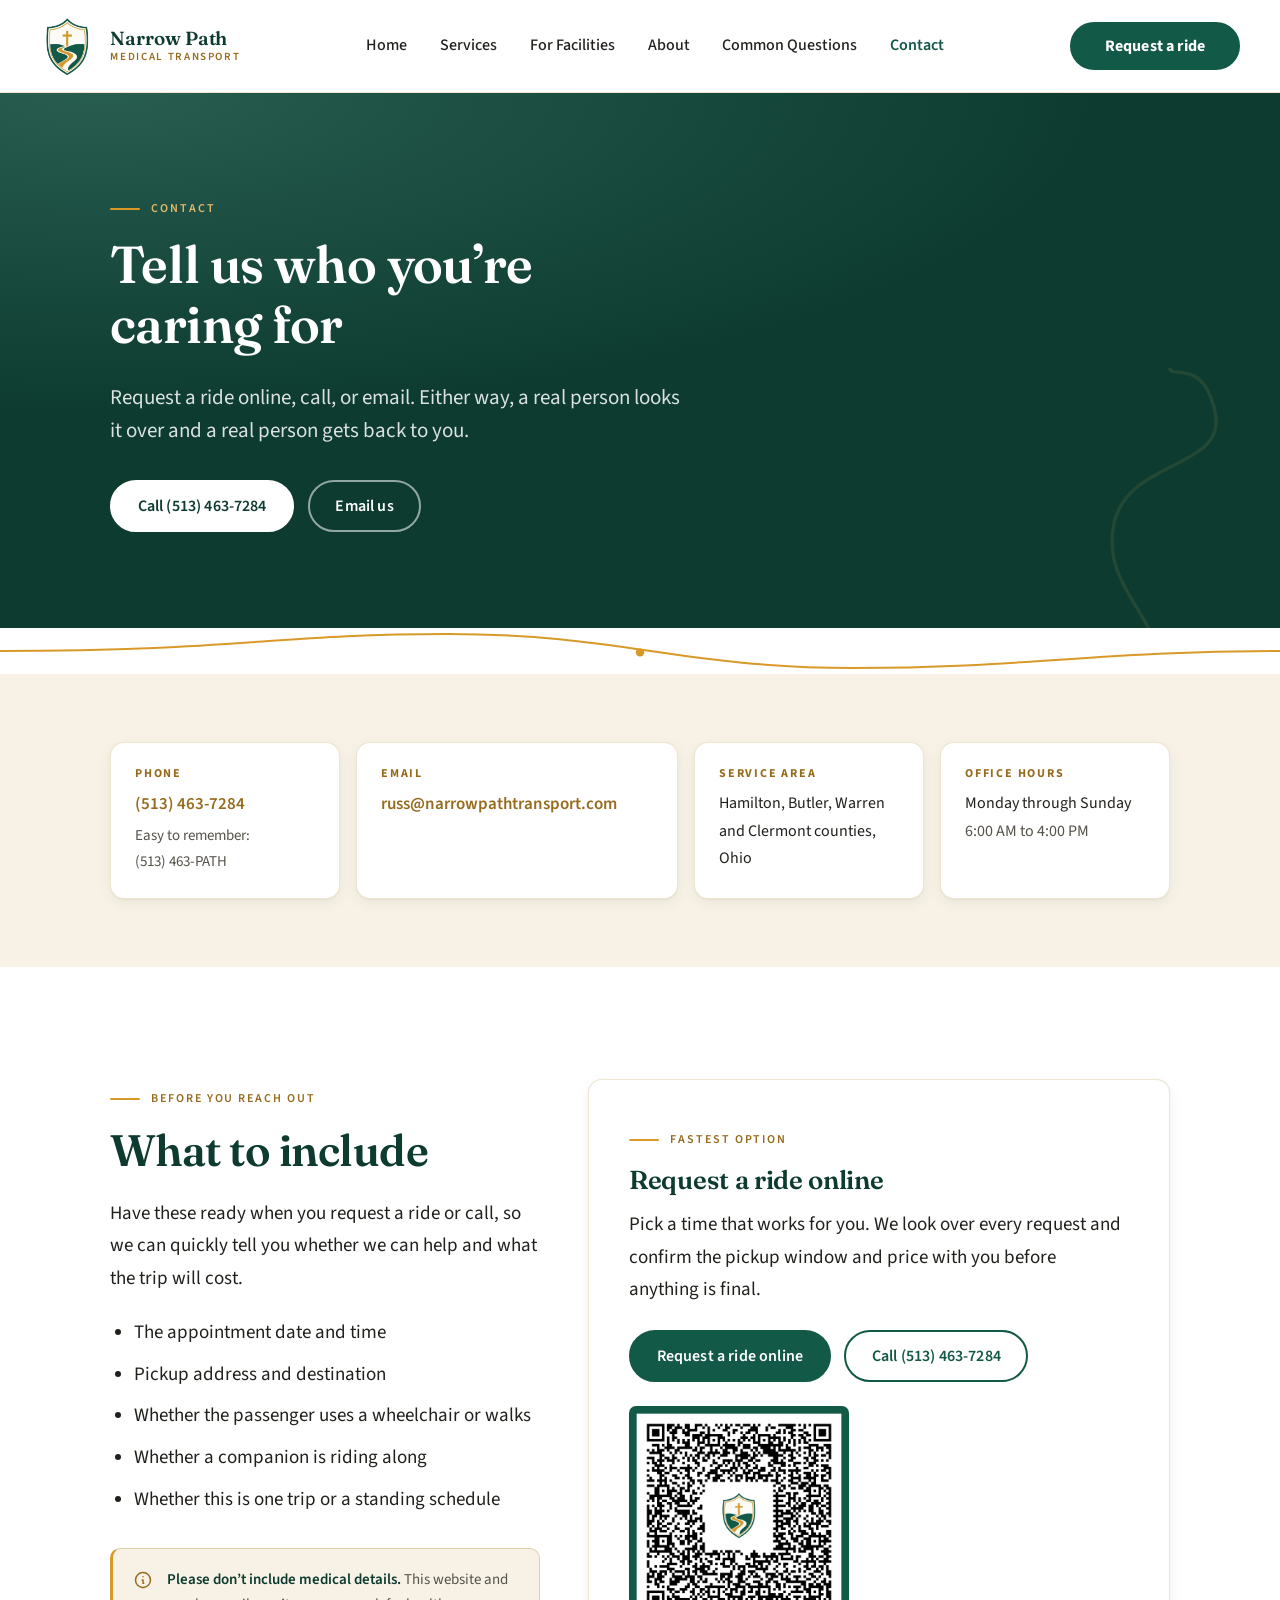
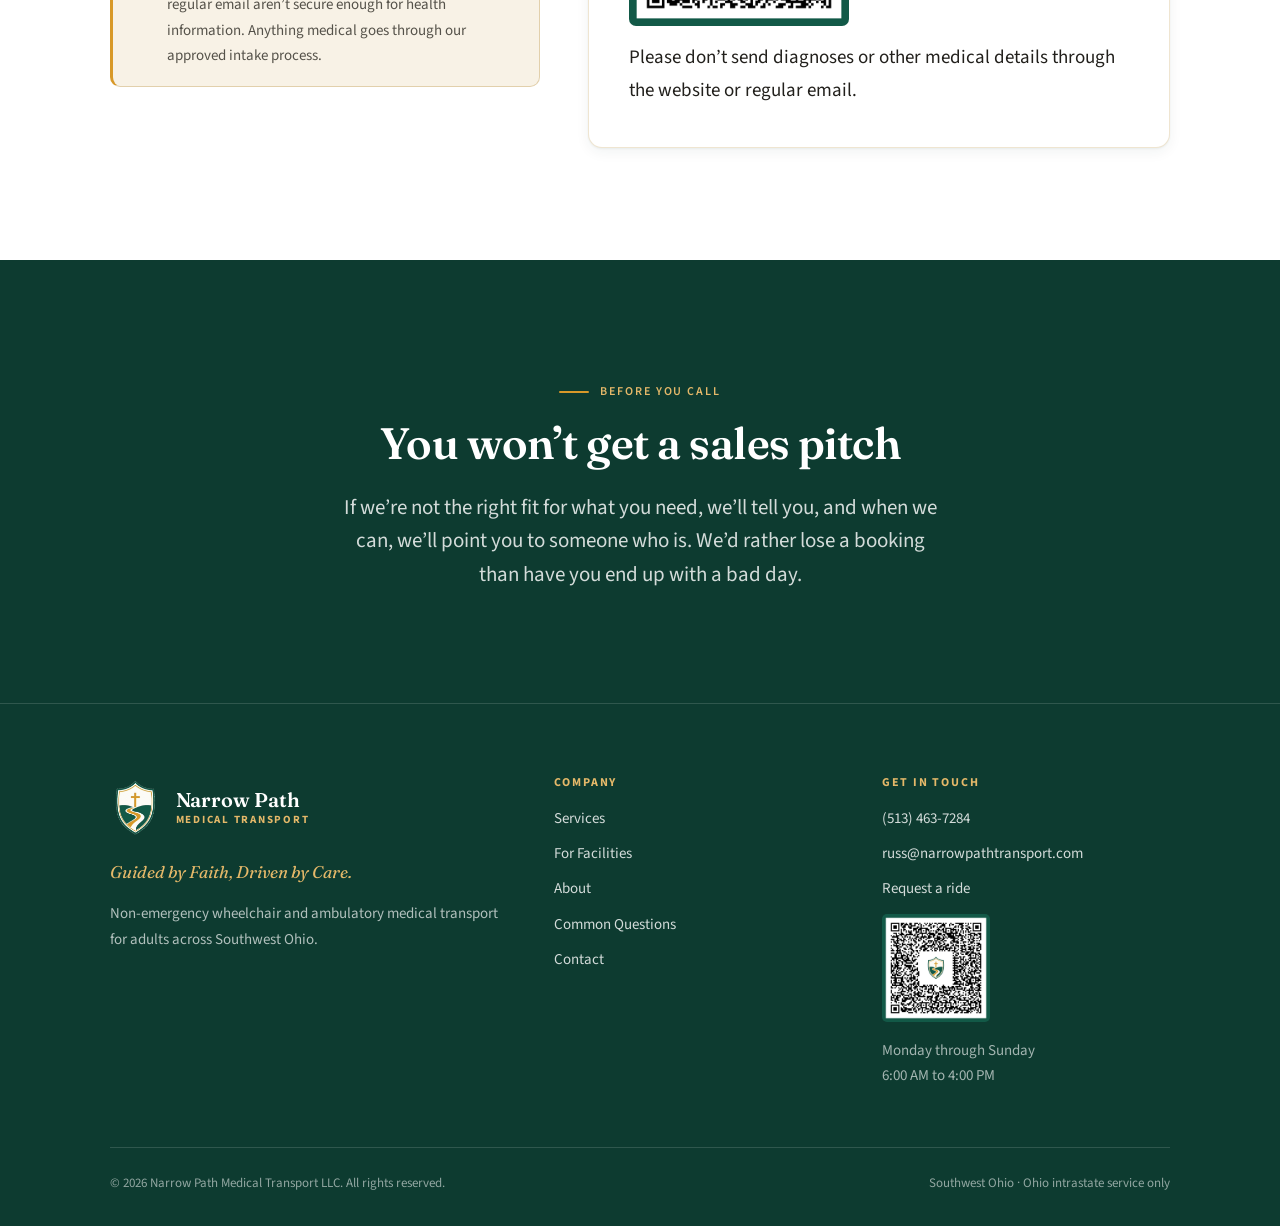
<file: contact.html>
<!DOCTYPE html>
<html lang="en">
<head>
<meta charset="utf-8">
<meta name="viewport" content="width=device-width, initial-scale=1">
<title>Contact | Narrow Path Medical Transport</title>
<meta name="description" content="Request a ride online, call or email Narrow Path Medical Transport about wheelchair and ambulatory transport in Southwest Ohio.">
<link rel="icon" href="/favicon.ico" sizes="48x48">
<link rel="icon" type="image/png" sizes="32x32" href="/assets/img/favicon-32.png">
<link rel="apple-touch-icon" href="/assets/img/apple-touch-icon.png">
<meta name="theme-color" content="#0D3B30">
<link rel="canonical" href="https://narrowpathtransport.com/contact">
<meta property="og:type" content="website">
<meta property="og:title" content="Contact | Narrow Path Medical Transport">
<meta property="og:description" content="Request a ride online, call or email Narrow Path Medical Transport about wheelchair and ambulatory transport in Southwest Ohio.">
<meta property="og:image" content="https://narrowpathtransport.com/assets/img/cincinnati-skyline.jpg">
<meta property="og:url" content="https://narrowpathtransport.com/contact">
<meta property="og:site_name" content="Narrow Path Medical Transport">
<meta name="twitter:card" content="summary_large_image">
<link rel="preconnect" href="https://fonts.googleapis.com">
<link rel="preconnect" href="https://fonts.gstatic.com" crossorigin>
<link href="https://fonts.googleapis.com/css2?family=Fraunces:ital,opsz,wght@0,9..144,400..700;1,9..144,400..600&family=Source+Sans+3:ital,wght@0,400;0,500;0,600;0,700;1,400&display=swap" rel="stylesheet">
<link rel="stylesheet" href="css/site.css">
</head>
<body>
<a class="skip" href="#main">Skip to content</a>

<header class="site-header">
  <div class="wrap site-header__inner">
    <a class="brand" href="index.html">
      <img class="brand__mark" src="assets/img/npmt-shield.png" width="202" height="240" alt="">
      <span class="brand__text">
        <span class="brand__name">Narrow Path</span>
        <span class="brand__sub">Medical Transport</span>
      </span>
    </a>
    <nav class="nav" id="nav" aria-label="Main">
      <a href="index.html">Home</a>
      <a href="services.html">Services</a>
      <a href="facilities.html">For Facilities</a>
      <a href="about.html">About</a>
      <a href="questions.html">Common Questions</a>
      <a href="contact.html" aria-current="page">Contact</a>
    </nav>
    <div class="header-cta">
      <a class="btn btn--primary" href="https://outlook.office.com/book/NarrowPathTransport@narrowpathtransport.com/?ismsaljsauthenabled" target="_blank" rel="noopener noreferrer">Request a ride</a>
      <button class="nav-toggle" id="navToggle" aria-expanded="false" aria-controls="nav"><span>Menu</span></button>
    </div>
  </div>
</header>

<main id="main">

<section class="page-hero">
  <svg class="page-hero__glyph" viewBox="0 0 300 300" aria-hidden="true">
    <path d="M150 300 C 150 220, 90 200, 100 140 S 200 90, 190 40 S 150 10, 150 0"/>
  </svg>
  <div class="wrap">
    <p class="eyebrow">Contact</p>
    <h1>Tell us who you&rsquo;re<br>caring for</h1>
    <p class="lede">
      Request a ride online, call, or email. Either way, a real person looks it over and a real person gets back to you.
    </p>
    <div class="btn-row">
      <a class="btn btn--light" href="tel:+15134637284">Call (513) 463-7284</a>
      <a class="btn btn--outline-light" href="mailto:russ@narrowpathtransport.com">Email us</a>
    </div>
  </div>
</section>

<div class="path-rule" aria-hidden="true">
  <svg viewBox="0 0 1200 46" preserveAspectRatio="none">
    <path class="path-rule__line" d="M0 23 C 220 23, 260 6, 420 6 S 640 40, 800 40 S 1030 23, 1200 23"/>
    <circle class="path-rule__dot" cx="600" cy="24.5" r="4"/>
  </svg>
</div>

<!-- ======================================================= contact cards -->
<section class="band band--tight band--cream">
  <div class="wrap">
    <div class="contact-cards">
      <div class="contact-card">
        <h4>Phone</h4>
        <p><a href="tel:+15134637284">(513) 463-7284</a></p>
        <p style="font-size:0.9375rem;color:var(--ink-soft);margin-top:0.25rem;">Easy to remember: <span class="nowrap">(513) 463-PATH</span></p>
      </div>
      <div class="contact-card">
        <h4>Email</h4>
        <p><a href="mailto:russ@narrowpathtransport.com">russ@narrowpathtransport.com</a></p>
      </div>
      <div class="contact-card">
        <h4>Service area</h4>
        <p style="font-size:1rem;">Hamilton, Butler, Warren and Clermont counties, Ohio</p>
      </div>
      <div class="contact-card">
        <h4>Office hours</h4>
        <p style="font-size:1rem;">Monday through Sunday<br><span style="color:var(--ink-soft);">6:00 AM to 4:00 PM</span></p>
      </div>
    </div>
  </div>
</section>

<!-- ========================================================= scheduling -->
<section class="band band--paper">
  <div class="wrap">
    <div class="split split--sticky">
      <div>
        <p class="eyebrow">Before you reach out</p>
        <h2>What to include</h2>
        <p>
          Have these ready when you request a ride or call, so we can quickly tell you whether we can help and what the trip will cost.
        </p>
        <ul>
          <li>The appointment date and time</li>
          <li>Pickup address and destination</li>
          <li>Whether the passenger uses a wheelchair or walks</li>
          <li>Whether a companion is riding along</li>
          <li>Whether this is one trip or a standing schedule</li>
        </ul>

        <div class="notice" style="margin-top:2rem;">
          <svg viewBox="0 0 24 24" stroke-linecap="round" stroke-linejoin="round" aria-hidden="true"><circle cx="12" cy="12" r="9"/><path d="M12 8h.01M11 12h1v4h1"/></svg>
          <p>
            <strong>Please don&rsquo;t include medical details.</strong> This website and regular email aren&rsquo;t secure enough for health information. Anything medical goes through our approved intake process.
          </p>
        </div>
      </div>

      <div>
        <div class="contact-booking">
          <p class="eyebrow">Fastest option</p>
          <h3>Request a ride online</h3>
          <p>Pick a time that works for you. We look over every request and confirm the pickup window and price with you before anything is final.</p>
          <div class="btn-row">
            <a class="btn btn--primary" href="https://outlook.office.com/book/NarrowPathTransport@narrowpathtransport.com/?ismsaljsauthenabled" target="_blank" rel="noopener noreferrer">Request a ride online</a>
            <a class="btn btn--ghost" href="tel:+15134637284">Call (513) 463-7284</a>
          </div>
          <a class="qr-schedule" href="https://outlook.office.com/book/NarrowPathTransport@narrowpathtransport.com/?ismsaljsauthenabled" target="_blank" rel="noopener noreferrer"><img src="assets/img/schedule-transport-qr.png" width="600" height="600" alt="QR code to request a ride online" loading="lazy"></a>
          <p class="hint">Please don&rsquo;t send diagnoses or other medical details through the website or regular email.</p>
        </div>
      </div>
    </div>
  </div>
</section>

<!-- ============================================================ closing -->
<section class="band band--pine">
  <div class="wrap wrap--narrow section-head--center" style="margin-bottom:0;">
    <p class="eyebrow" style="justify-content:center;">Before you call</p>
    <h2>You won&rsquo;t get a sales pitch</h2>
    <p class="lede" style="margin-inline:auto;">
      If we&rsquo;re not the right fit for what you need, we&rsquo;ll tell you, and when we can, we&rsquo;ll point you to someone who is. We&rsquo;d rather lose a booking than have you end up with a bad day.
    </p>
  </div>
</section>

</main>

<footer class="site-footer">
  <div class="wrap">
    <div class="footer-grid">
      <div>
        <div class="footer-brand">
          <img class="footer-brand__mark" src="assets/img/npmt-shield.png" width="202" height="240" alt="" loading="lazy">
          <span class="footer-brand__text">
            <span class="footer-brand__name">Narrow Path</span>
            <span class="footer-brand__sub">Medical Transport</span>
          </span>
        </div>
        <p class="footer-tagline">Guided by Faith, Driven by Care.</p>
        <p style="color:rgba(255,255,255,0.68);font-size:0.9375rem;">
          Non-emergency wheelchair and ambulatory medical transport for adults across
          Southwest Ohio.
        </p>
      </div>
      <div>
        <h4>Company</h4>
        <ul>
          <li><a href="services.html">Services</a></li>
          <li><a href="facilities.html">For Facilities</a></li>
          <li><a href="about.html">About</a></li>
          <li><a href="questions.html">Common Questions</a></li>
          <li><a href="contact.html">Contact</a></li>
        </ul>
      </div>
      <div>
        <h4>Get in touch</h4>
        <ul>
          <li><a href="tel:+15134637284">(513) 463-7284</a></li>
          <li><a href="mailto:russ@narrowpathtransport.com">russ@narrowpathtransport.com</a></li>
          <li><a href="https://outlook.office.com/book/NarrowPathTransport@narrowpathtransport.com/?ismsaljsauthenabled" target="_blank" rel="noopener noreferrer">Request a ride</a></li>
          <li><a href="https://outlook.office.com/book/NarrowPathTransport@narrowpathtransport.com/?ismsaljsauthenabled" target="_blank" rel="noopener noreferrer"><img class="footer-qr" src="assets/img/schedule-transport-qr.png" width="600" height="600" alt="QR code to request a ride online" loading="lazy"></a></li>
          <li style="margin-top:1rem;color:rgba(255,255,255,0.62);">
            Monday through Sunday<br>6:00 AM to 4:00 PM
          </li>
        </ul>
      </div>
    </div>
    <div class="footer-bottom">
      <span>&copy; 2026 Narrow Path Medical Transport LLC. All rights reserved.</span>
      <span>Southwest Ohio &middot; Ohio intrastate service only</span>
    </div>
  </div>
</footer>

<nav class="quick-actions" aria-label="Quick actions">
  <a class="btn btn--primary" href="https://outlook.office.com/book/NarrowPathTransport@narrowpathtransport.com/?ismsaljsauthenabled" target="_blank" rel="noopener noreferrer">Request a ride</a>
  <a class="btn btn--ghost" href="tel:+15134637284">Call now</a>
</nav>

<script src="js/site.js" defer></script>
</body>
</html>
</file>
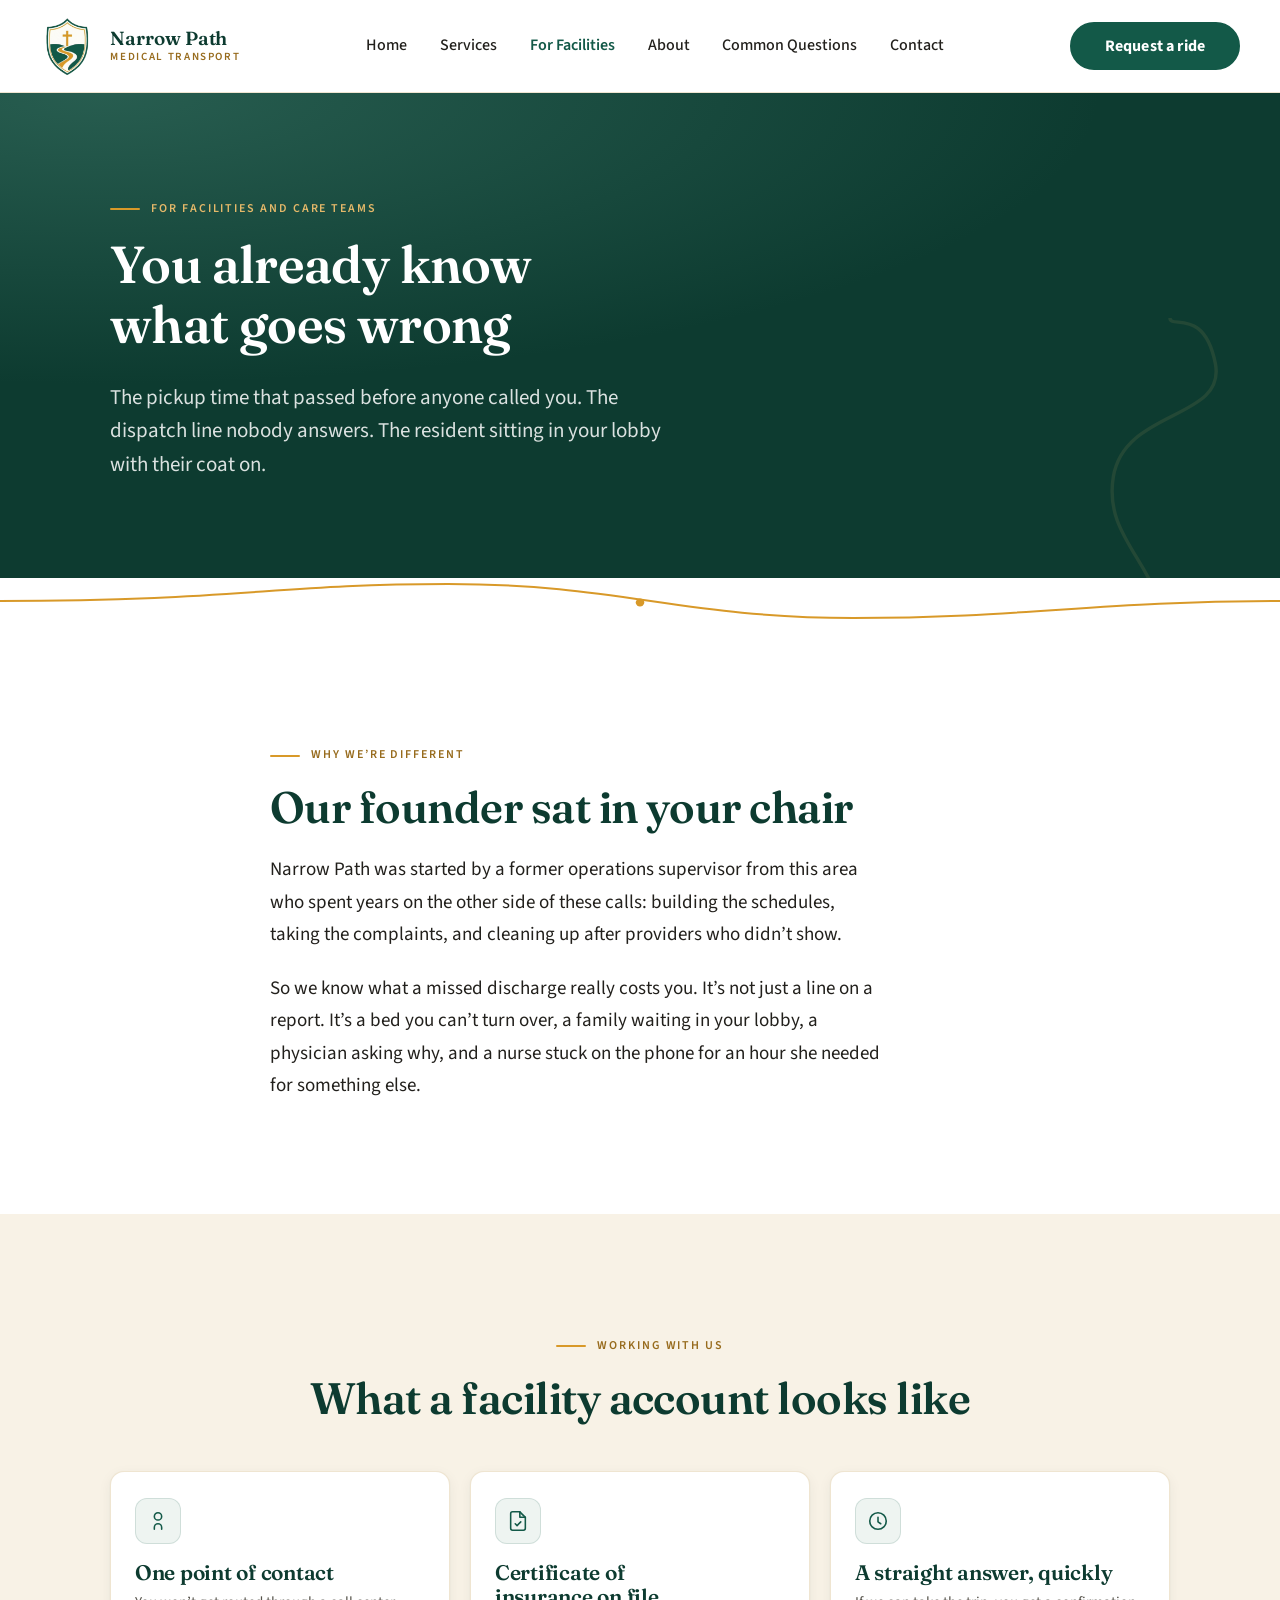
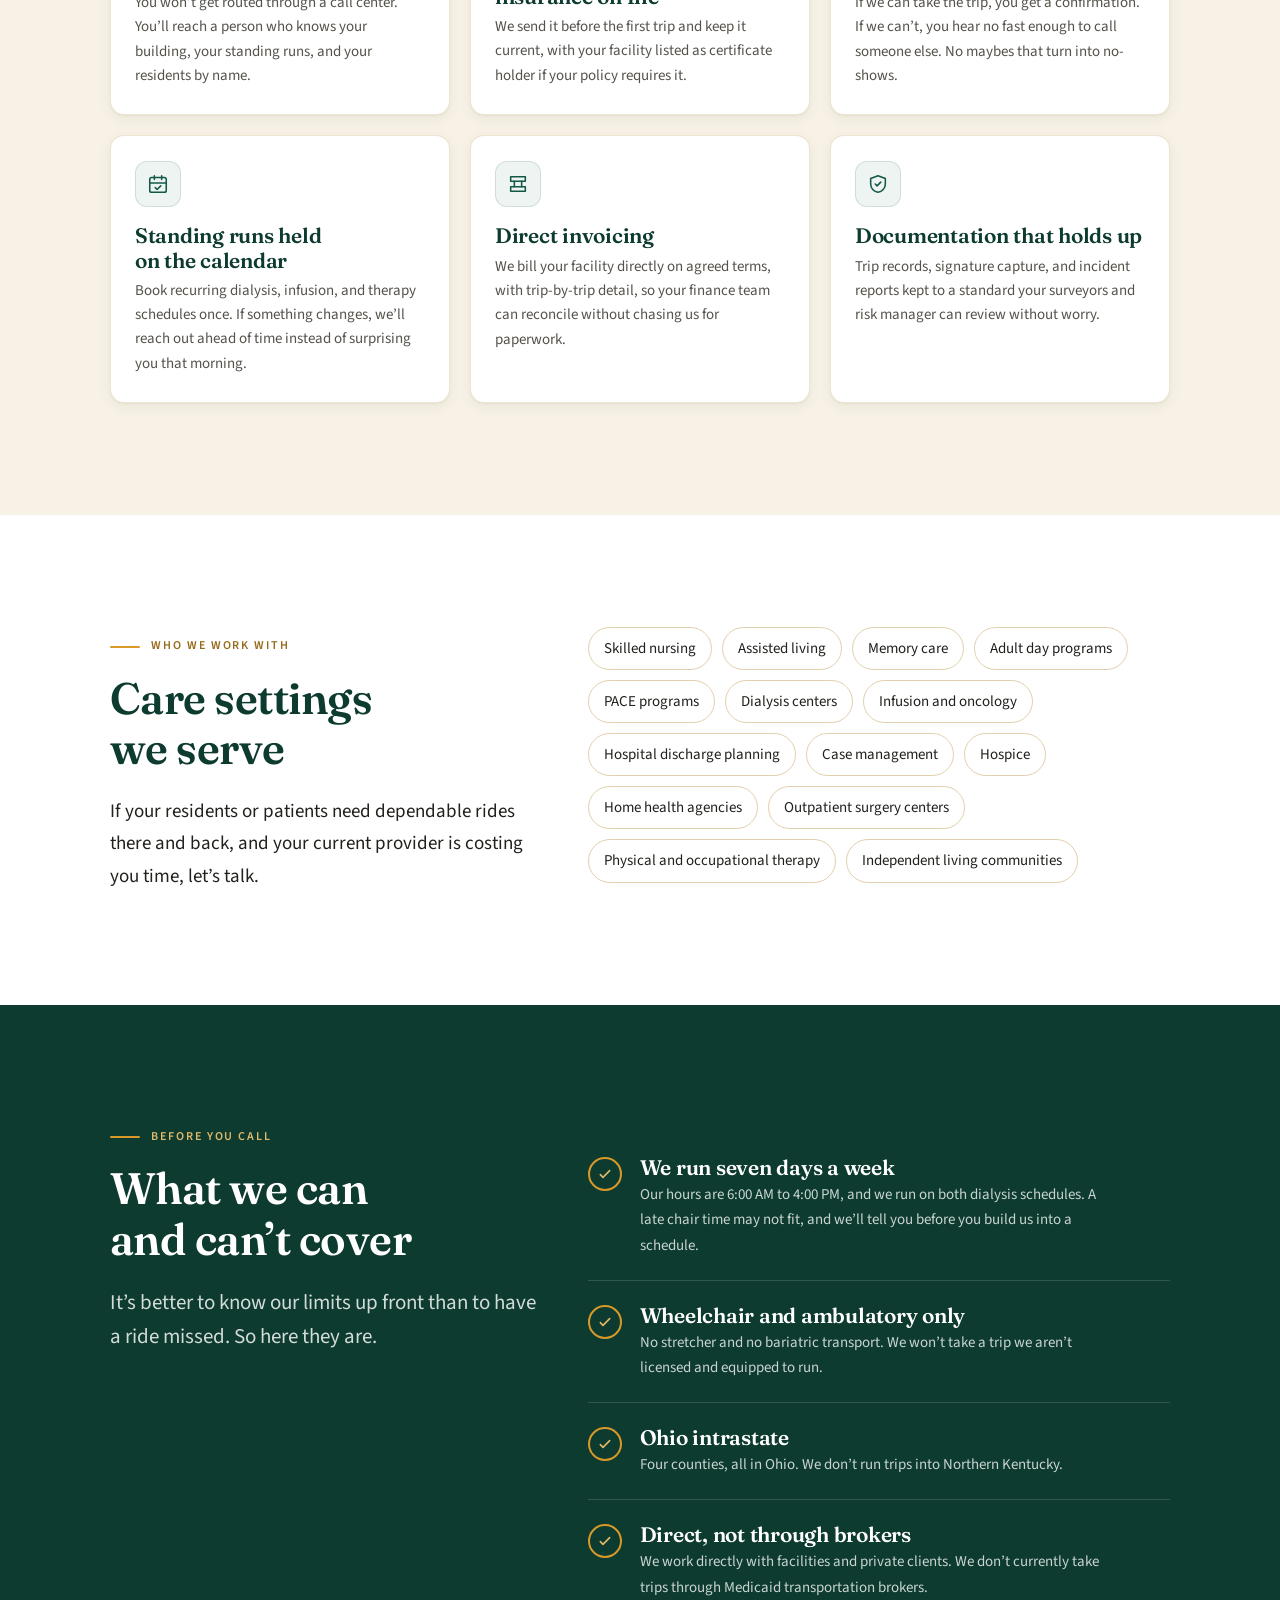
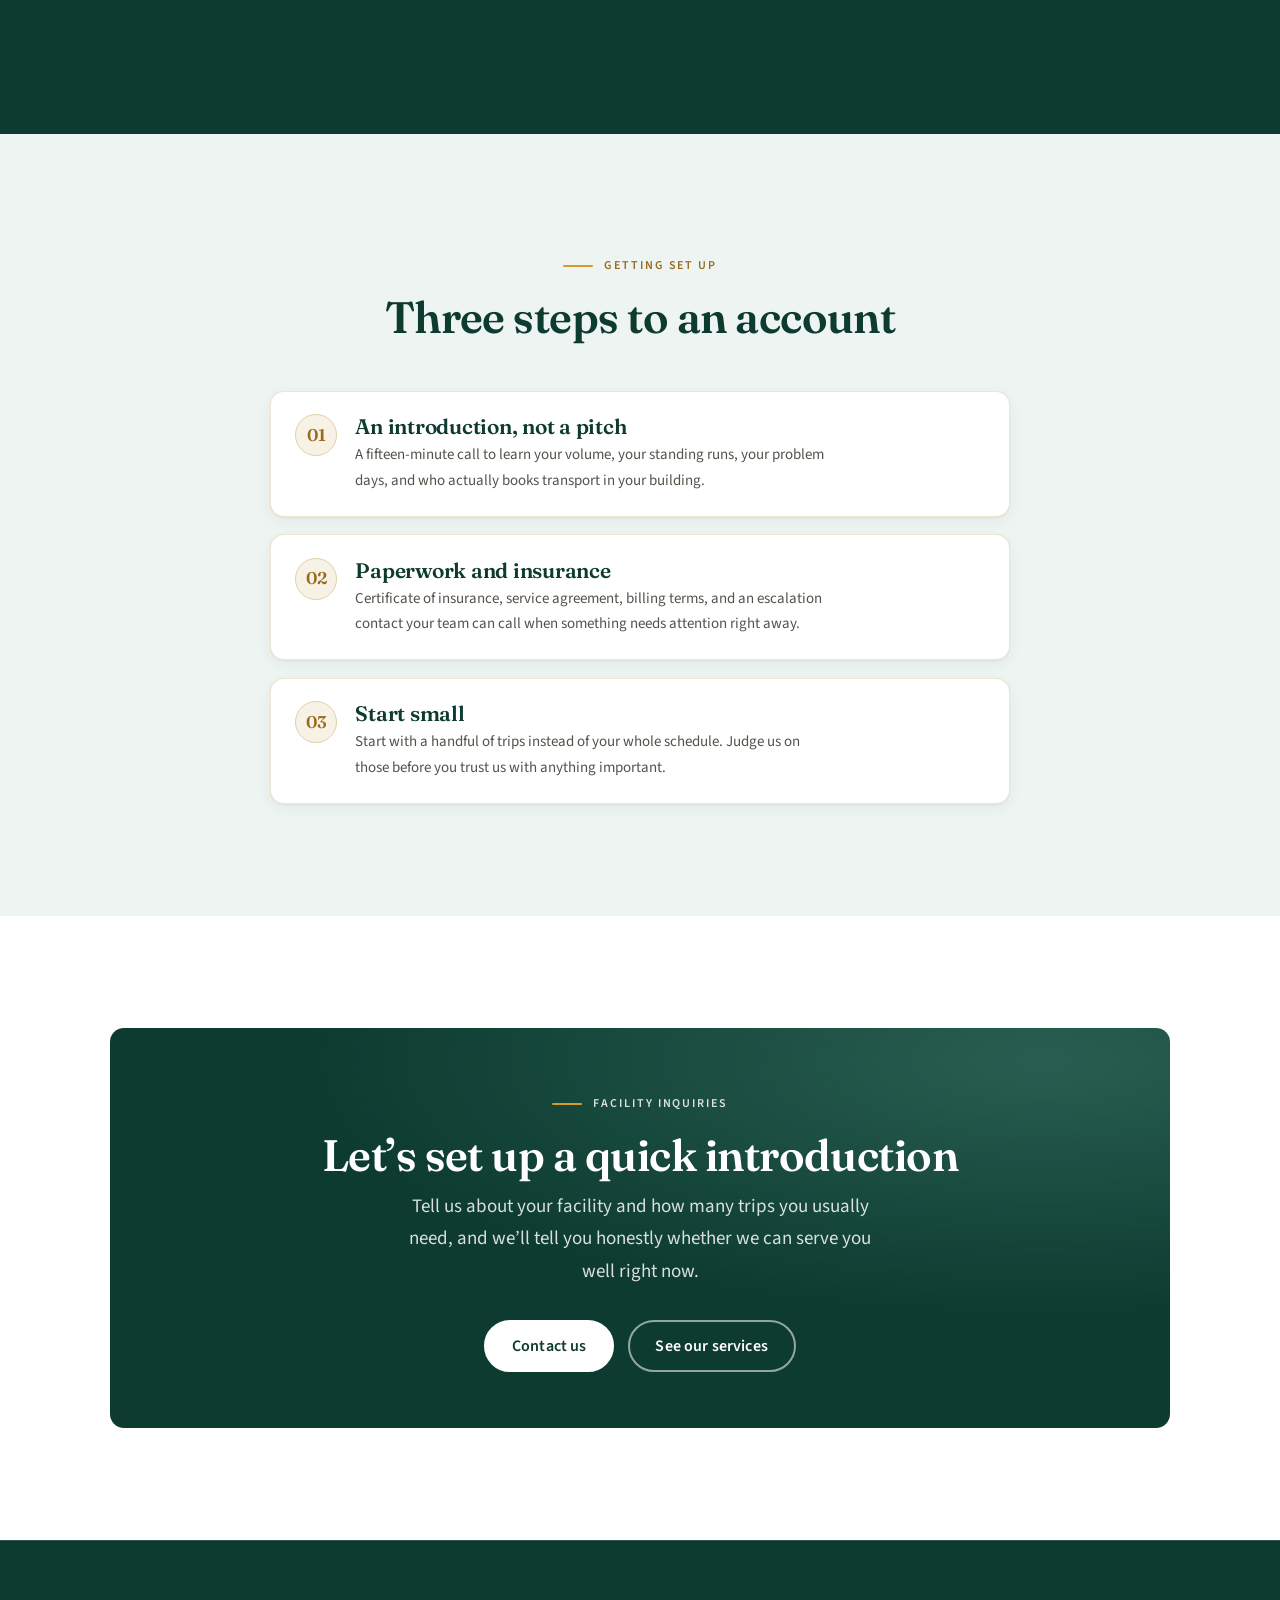
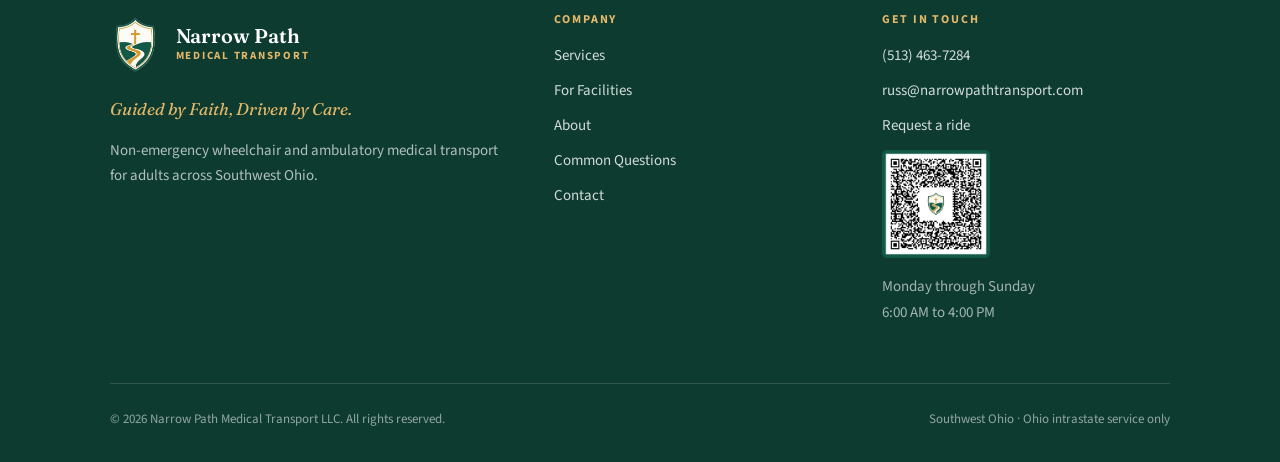
<file: facilities.html>
<!DOCTYPE html>
<html lang="en">
<head>
<meta charset="utf-8">
<meta name="viewport" content="width=device-width, initial-scale=1">
<title>For Facilities | Narrow Path Medical Transport</title>
<meta name="description" content="Wheelchair and ambulatory transport for skilled nursing, assisted living, adult day, dialysis, hospice and hospital discharge teams across Southwest Ohio.">
<link rel="icon" href="/favicon.ico" sizes="48x48">
<link rel="icon" type="image/png" sizes="32x32" href="/assets/img/favicon-32.png">
<link rel="apple-touch-icon" href="/assets/img/apple-touch-icon.png">
<meta name="theme-color" content="#0D3B30">
<link rel="canonical" href="https://narrowpathtransport.com/facilities">
<meta property="og:type" content="website">
<meta property="og:title" content="For Facilities | Narrow Path Medical Transport">
<meta property="og:description" content="Wheelchair and ambulatory transport for skilled nursing, assisted living, adult day, dialysis, hospice and hospital discharge teams across Southwest Ohio.">
<meta property="og:image" content="https://narrowpathtransport.com/assets/img/cincinnati-skyline.jpg">
<meta property="og:url" content="https://narrowpathtransport.com/facilities">
<meta property="og:site_name" content="Narrow Path Medical Transport">
<meta name="twitter:card" content="summary_large_image">
<link rel="preconnect" href="https://fonts.googleapis.com">
<link rel="preconnect" href="https://fonts.gstatic.com" crossorigin>
<link href="https://fonts.googleapis.com/css2?family=Fraunces:ital,opsz,wght@0,9..144,400..700;1,9..144,400..600&family=Source+Sans+3:ital,wght@0,400;0,500;0,600;0,700;1,400&display=swap" rel="stylesheet">
<link rel="stylesheet" href="css/site.css">
</head>
<body>
<a class="skip" href="#main">Skip to content</a>

<header class="site-header">
  <div class="wrap site-header__inner">
    <a class="brand" href="index.html">
      <img class="brand__mark" src="assets/img/npmt-shield.png" width="202" height="240" alt="">
      <span class="brand__text">
        <span class="brand__name">Narrow Path</span>
        <span class="brand__sub">Medical Transport</span>
      </span>
    </a>
    <nav class="nav" id="nav" aria-label="Main">
      <a href="index.html">Home</a>
      <a href="services.html">Services</a>
      <a href="facilities.html" aria-current="page">For Facilities</a>
      <a href="about.html">About</a>
      <a href="questions.html">Common Questions</a>
      <a href="contact.html">Contact</a>
    </nav>
    <div class="header-cta">
      <a class="btn btn--primary" href="https://outlook.office.com/book/NarrowPathTransport@narrowpathtransport.com/?ismsaljsauthenabled" target="_blank" rel="noopener noreferrer">Request a ride</a>
      <button class="nav-toggle" id="navToggle" aria-expanded="false" aria-controls="nav"><span>Menu</span></button>
    </div>
  </div>
</header>

<main id="main">

<section class="page-hero">
  <svg class="page-hero__glyph" viewBox="0 0 300 300" aria-hidden="true">
    <path d="M150 300 C 150 220, 90 200, 100 140 S 200 90, 190 40 S 150 10, 150 0"/>
  </svg>
  <div class="wrap">
    <p class="eyebrow">For facilities and care teams</p>
    <h1>You already know<br>what goes wrong</h1>
    <p class="lede">
      The pickup time that passed before anyone called you. The dispatch line nobody answers. The resident sitting in your lobby with their coat on.
    </p>
  </div>
</section>

<div class="path-rule" aria-hidden="true">
  <svg viewBox="0 0 1200 46" preserveAspectRatio="none">
    <path class="path-rule__line" d="M0 23 C 220 23, 260 6, 420 6 S 640 40, 800 40 S 1030 23, 1200 23"/>
    <circle class="path-rule__dot" cx="600" cy="24.5" r="4"/>
  </svg>
</div>

<!-- ============================================================== intro -->
<section class="band band--paper">
  <div class="wrap wrap--narrow">
    <p class="eyebrow">Why we&rsquo;re different</p>
    <h2>Our founder sat in your chair</h2>
    <p style="font-size:1.1875rem;">
      Narrow Path was started by a former operations supervisor from this area who spent years on the other side of these calls: building the schedules, taking the complaints, and cleaning up after providers who didn&rsquo;t show.
    </p>
    <p>
      So we know what a missed discharge really costs you. It&rsquo;s not just a line on a report. It&rsquo;s a bed you can&rsquo;t turn over, a family waiting in your lobby, a physician asking why, and a nurse stuck on the phone for an hour she needed for something else.
    </p>
  </div>
</section>

<!-- ========================================================== what we do -->
<section class="band band--cream">
  <div class="wrap">
    <div class="section-head section-head--center">
      <p class="eyebrow">Working with us</p>
      <h2>What a facility account looks like</h2>
    </div>

    <div class="grid grid--3">
      <div class="card">
        <span class="chip">
          <svg viewBox="0 0 24 24" stroke-linecap="round" stroke-linejoin="round" aria-hidden="true"><path d="M16 21v-2a4 4 0 0 0-8 0v2"/><circle cx="12" cy="7" r="4"/></svg>
        </span>
        <h3>One point of contact</h3>
        <p>You won&rsquo;t get routed through a call center. You&rsquo;ll reach a person who knows your building, your standing runs, and your residents by name.</p>
      </div>

      <div class="card">
        <span class="chip">
          <svg viewBox="0 0 24 24" stroke-linecap="round" stroke-linejoin="round" aria-hidden="true"><path d="M14 2H6a2 2 0 0 0-2 2v16a2 2 0 0 0 2 2h12a2 2 0 0 0 2-2V8Z"/><path d="M14 2v6h6"/><path d="m9 15 2 2 4-4"/></svg>
        </span>
        <h3>Certificate of insurance on file</h3>
        <p>We send it before the first trip and keep it current, with your facility listed as certificate holder if your policy requires it.</p>
      </div>

      <div class="card">
        <span class="chip">
          <svg viewBox="0 0 24 24" stroke-linecap="round" stroke-linejoin="round" aria-hidden="true"><path d="M12 8v5l3 2"/><circle cx="12" cy="12" r="9"/></svg>
        </span>
        <h3>A straight answer, quickly</h3>
        <p>If we can take the trip, you get a confirmation. If we can&rsquo;t, you hear no fast enough to call someone else. No maybes that turn into no-shows.</p>
      </div>

      <div class="card">
        <span class="chip">
          <svg viewBox="0 0 24 24" stroke-linecap="round" stroke-linejoin="round" aria-hidden="true"><rect x="3" y="5" width="18" height="16" rx="2"/><path d="M16 3v4M8 3v4M3 11h18"/><path d="m9 16 2 2 4-4"/></svg>
        </span>
        <h3>Standing runs held on the calendar</h3>
        <p>Book recurring dialysis, infusion, and therapy schedules once. If something changes, we&rsquo;ll reach out ahead of time instead of surprising you that morning.</p>
      </div>

      <div class="card">
        <span class="chip">
          <svg viewBox="0 0 24 24" stroke-linecap="round" stroke-linejoin="round" aria-hidden="true"><path d="M4 4h16v5H4zM4 15h16v5H4z"/><path d="M8 9v6M16 9v6"/></svg>
        </span>
        <h3>Direct invoicing</h3>
        <p>We bill your facility directly on agreed terms, with trip-by-trip detail, so your finance team can reconcile without chasing us for paperwork.</p>
      </div>

      <div class="card">
        <span class="chip">
          <svg viewBox="0 0 24 24" stroke-linecap="round" stroke-linejoin="round" aria-hidden="true"><path d="M12 3 4 6v6c0 4.5 3.4 8.3 8 9 4.6-.7 8-4.5 8-9V6l-8-3Z"/><path d="m9 12 2 2 4-4"/></svg>
        </span>
        <h3>Documentation that holds up</h3>
        <p>Trip records, signature capture, and incident reports kept to a standard your surveyors and risk manager can review without worry.</p>
      </div>
    </div>
  </div>
</section>

<!-- ============================================================ who -->
<section class="band band--paper">
  <div class="wrap">
    <div class="split">
      <div>
        <p class="eyebrow">Who we work with</p>
        <h2>Care settings we serve</h2>
        <p>
          If your residents or patients need dependable rides there and back, and your current provider is costing you time, let&rsquo;s talk.
        </p>
      </div>
      <div>
        <ul class="pills" style="gap:0.6rem;">
          <li>Skilled nursing</li>
          <li>Assisted living</li>
          <li>Memory care</li>
          <li>Adult day programs</li>
          <li>PACE programs</li>
          <li>Dialysis centers</li>
          <li>Infusion and oncology</li>
          <li>Hospital discharge planning</li>
          <li>Case management</li>
          <li>Hospice</li>
          <li>Home health agencies</li>
          <li>Outpatient surgery centers</li>
          <li>Physical and occupational therapy</li>
          <li>Independent living communities</li>
        </ul>
      </div>
    </div>
  </div>
</section>

<!-- ======================================================== honest scope -->
<section class="band band--pine">
  <div class="wrap">
    <div class="split">
      <div>
        <p class="eyebrow">Before you call</p>
        <h2>What we can and can&rsquo;t cover</h2>
        <p class="lede">
          It&rsquo;s better to know our limits up front than to have a ride missed. So here they are.
        </p>
      </div>

      <div class="standards">
        <div class="standard">
          <span class="standard__mark"><svg viewBox="0 0 24 24" stroke-linecap="round" stroke-linejoin="round" aria-hidden="true"><path d="m5 13 4 4L19 7"/></svg></span>
          <div>
            <h4>We run seven days a week</h4>
            <p>Our hours are 6:00 AM to 4:00 PM, and we run on both dialysis schedules. A late chair time may not fit, and we&rsquo;ll tell you before you build us into a schedule.</p>
          </div>
        </div>
        <div class="standard">
          <span class="standard__mark"><svg viewBox="0 0 24 24" stroke-linecap="round" stroke-linejoin="round" aria-hidden="true"><path d="m5 13 4 4L19 7"/></svg></span>
          <div>
            <h4>Wheelchair and ambulatory only</h4>
            <p>No stretcher and no bariatric transport. We won&rsquo;t take a trip we aren&rsquo;t licensed and equipped to run.</p>
          </div>
        </div>
        <div class="standard">
          <span class="standard__mark"><svg viewBox="0 0 24 24" stroke-linecap="round" stroke-linejoin="round" aria-hidden="true"><path d="m5 13 4 4L19 7"/></svg></span>
          <div>
            <h4>Ohio intrastate</h4>
            <p>Four counties, all in Ohio. We don&rsquo;t run trips into Northern Kentucky.</p>
          </div>
        </div>
        <div class="standard">
          <span class="standard__mark"><svg viewBox="0 0 24 24" stroke-linecap="round" stroke-linejoin="round" aria-hidden="true"><path d="m5 13 4 4L19 7"/></svg></span>
          <div>
            <h4>Direct, not through brokers</h4>
            <p>We work directly with facilities and private clients. We don&rsquo;t currently take trips through Medicaid transportation brokers.</p>
          </div>
        </div>
      </div>
    </div>
  </div>
</section>

<!-- ============================================================ process -->
<section class="band band--wash">
  <div class="wrap wrap--narrow">
    <div class="section-head section-head--center">
      <p class="eyebrow">Getting set up</p>
      <h2>Three steps to an account</h2>
    </div>

    <div class="steps">
      <div class="step">
        <div>
          <h4>An introduction, not a pitch</h4>
          <p>A fifteen-minute call to learn your volume, your standing runs, your problem days, and who actually books transport in your building.</p>
        </div>
      </div>
      <div class="step">
        <div>
          <h4>Paperwork and insurance</h4>
          <p>Certificate of insurance, service agreement, billing terms, and an escalation contact your team can call when something needs attention right away.</p>
        </div>
      </div>
      <div class="step">
        <div>
          <h4>Start small</h4>
          <p>Start with a handful of trips instead of your whole schedule. Judge us on those before you trust us with anything important.</p>
        </div>
      </div>
    </div>
  </div>
</section>

<section class="band band--paper">
  <div class="wrap">
    <div class="cta-panel">
      <p class="eyebrow" style="justify-content:center;">Facility inquiries</p>
      <h2>Let&rsquo;s set up a quick introduction</h2>
      <p>
        Tell us about your facility and how many trips you usually need, and we&rsquo;ll tell you honestly whether we can serve you well right now.
      </p>
      <div class="btn-row">
        <a class="btn btn--light" href="contact.html">Contact us</a>
        <a class="btn btn--outline-light" href="services.html">See our services</a>
      </div>
    </div>
  </div>
</section>

</main>

<footer class="site-footer">
  <div class="wrap">
    <div class="footer-grid">
      <div>
        <div class="footer-brand">
          <img class="footer-brand__mark" src="assets/img/npmt-shield.png" width="202" height="240" alt="" loading="lazy">
          <span class="footer-brand__text">
            <span class="footer-brand__name">Narrow Path</span>
            <span class="footer-brand__sub">Medical Transport</span>
          </span>
        </div>
        <p class="footer-tagline">Guided by Faith, Driven by Care.</p>
        <p style="color:rgba(255,255,255,0.68);font-size:0.9375rem;">
          Non-emergency wheelchair and ambulatory medical transport for adults across
          Southwest Ohio.
        </p>
      </div>
      <div>
        <h4>Company</h4>
        <ul>
          <li><a href="services.html">Services</a></li>
          <li><a href="facilities.html">For Facilities</a></li>
          <li><a href="about.html">About</a></li>
          <li><a href="questions.html">Common Questions</a></li>
          <li><a href="contact.html">Contact</a></li>
        </ul>
      </div>
      <div>
        <h4>Get in touch</h4>
        <ul>
          <li><a href="tel:+15134637284">(513) 463-7284</a></li>
          <li><a href="mailto:russ@narrowpathtransport.com">russ@narrowpathtransport.com</a></li>
          <li><a href="https://outlook.office.com/book/NarrowPathTransport@narrowpathtransport.com/?ismsaljsauthenabled" target="_blank" rel="noopener noreferrer">Request a ride</a></li>
          <li><a href="https://outlook.office.com/book/NarrowPathTransport@narrowpathtransport.com/?ismsaljsauthenabled" target="_blank" rel="noopener noreferrer"><img class="footer-qr" src="assets/img/schedule-transport-qr.png" width="600" height="600" alt="QR code to request a ride online" loading="lazy"></a></li>
          <li style="margin-top:1rem;color:rgba(255,255,255,0.62);">
            Monday through Sunday<br>6:00 AM to 4:00 PM
          </li>
        </ul>
      </div>
    </div>
    <div class="footer-bottom">
      <span>&copy; 2026 Narrow Path Medical Transport LLC. All rights reserved.</span>
      <span>Southwest Ohio &middot; Ohio intrastate service only</span>
    </div>
  </div>
</footer>

<nav class="quick-actions" aria-label="Quick actions">
  <a class="btn btn--primary" href="https://outlook.office.com/book/NarrowPathTransport@narrowpathtransport.com/?ismsaljsauthenabled" target="_blank" rel="noopener noreferrer">Request a ride</a>
  <a class="btn btn--ghost" href="tel:+15134637284">Call now</a>
</nav>

<script src="js/site.js" defer></script>
</body>
</html>
</file>
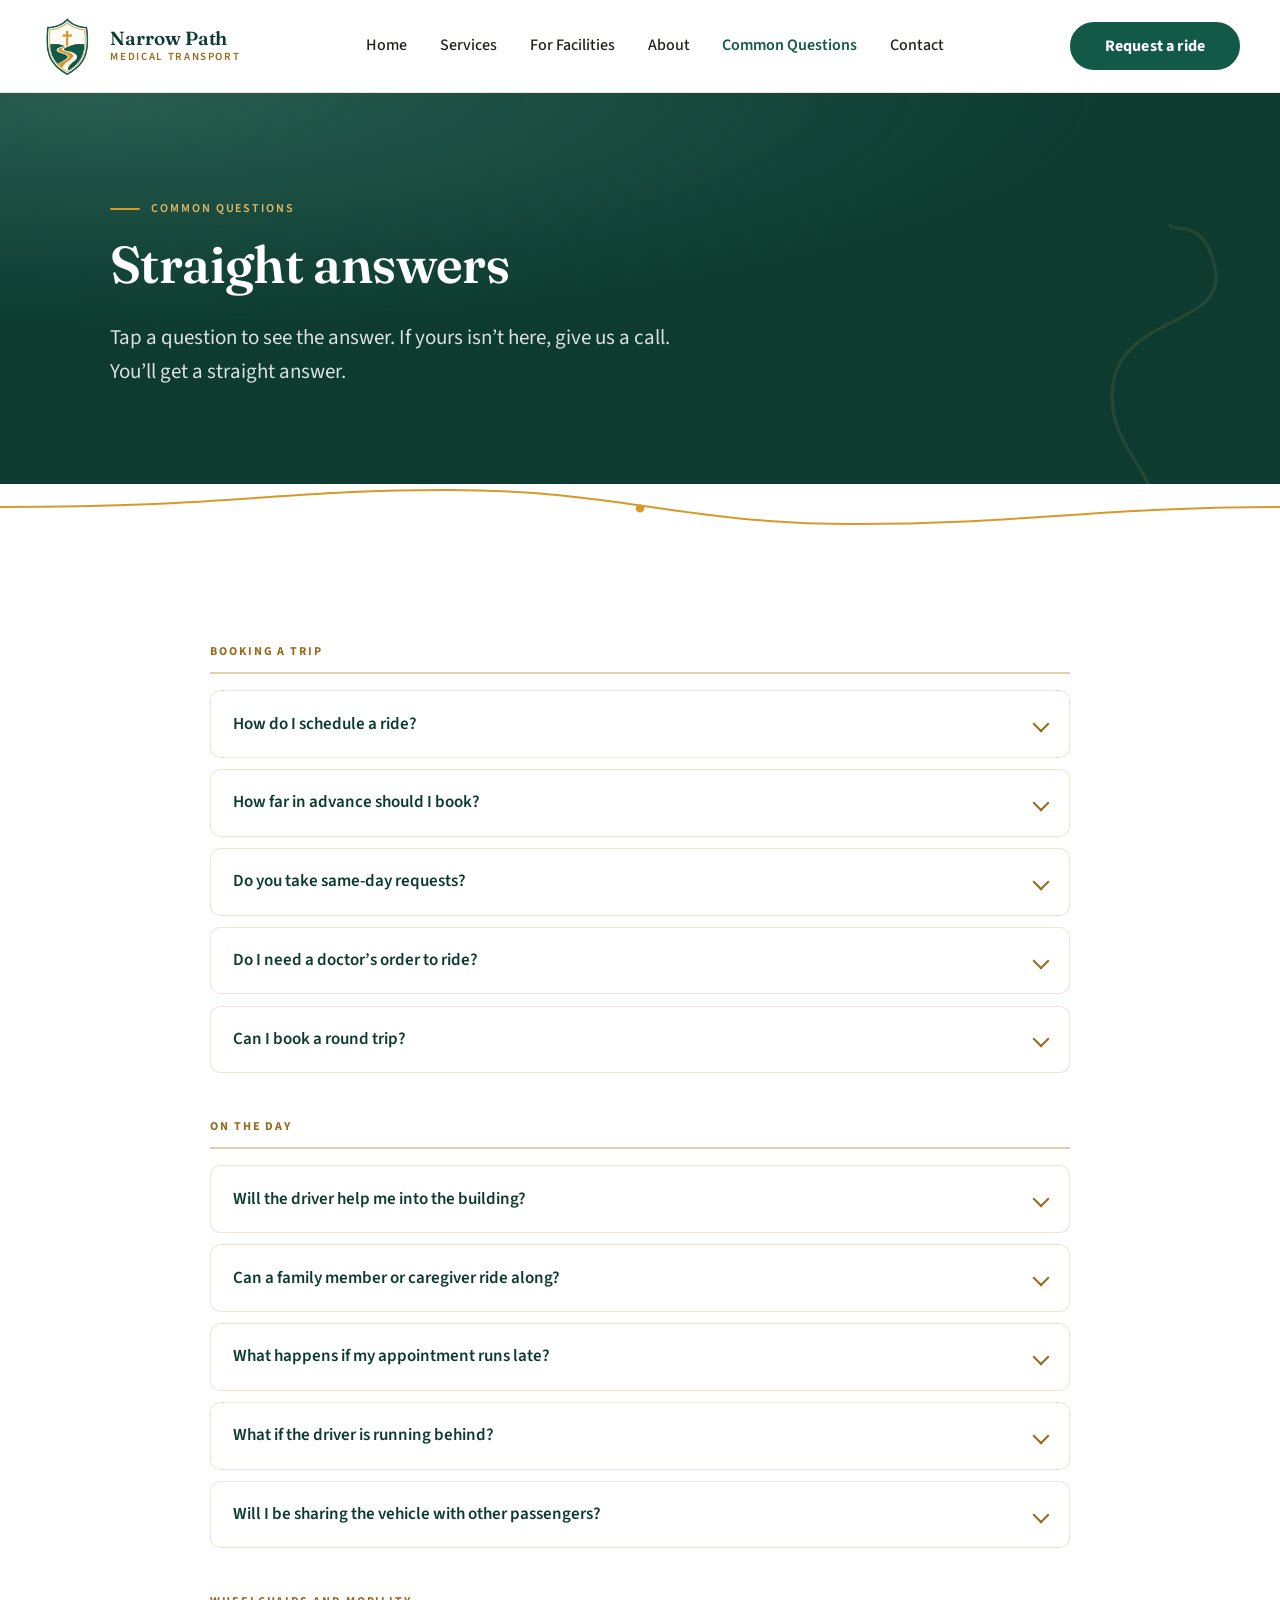
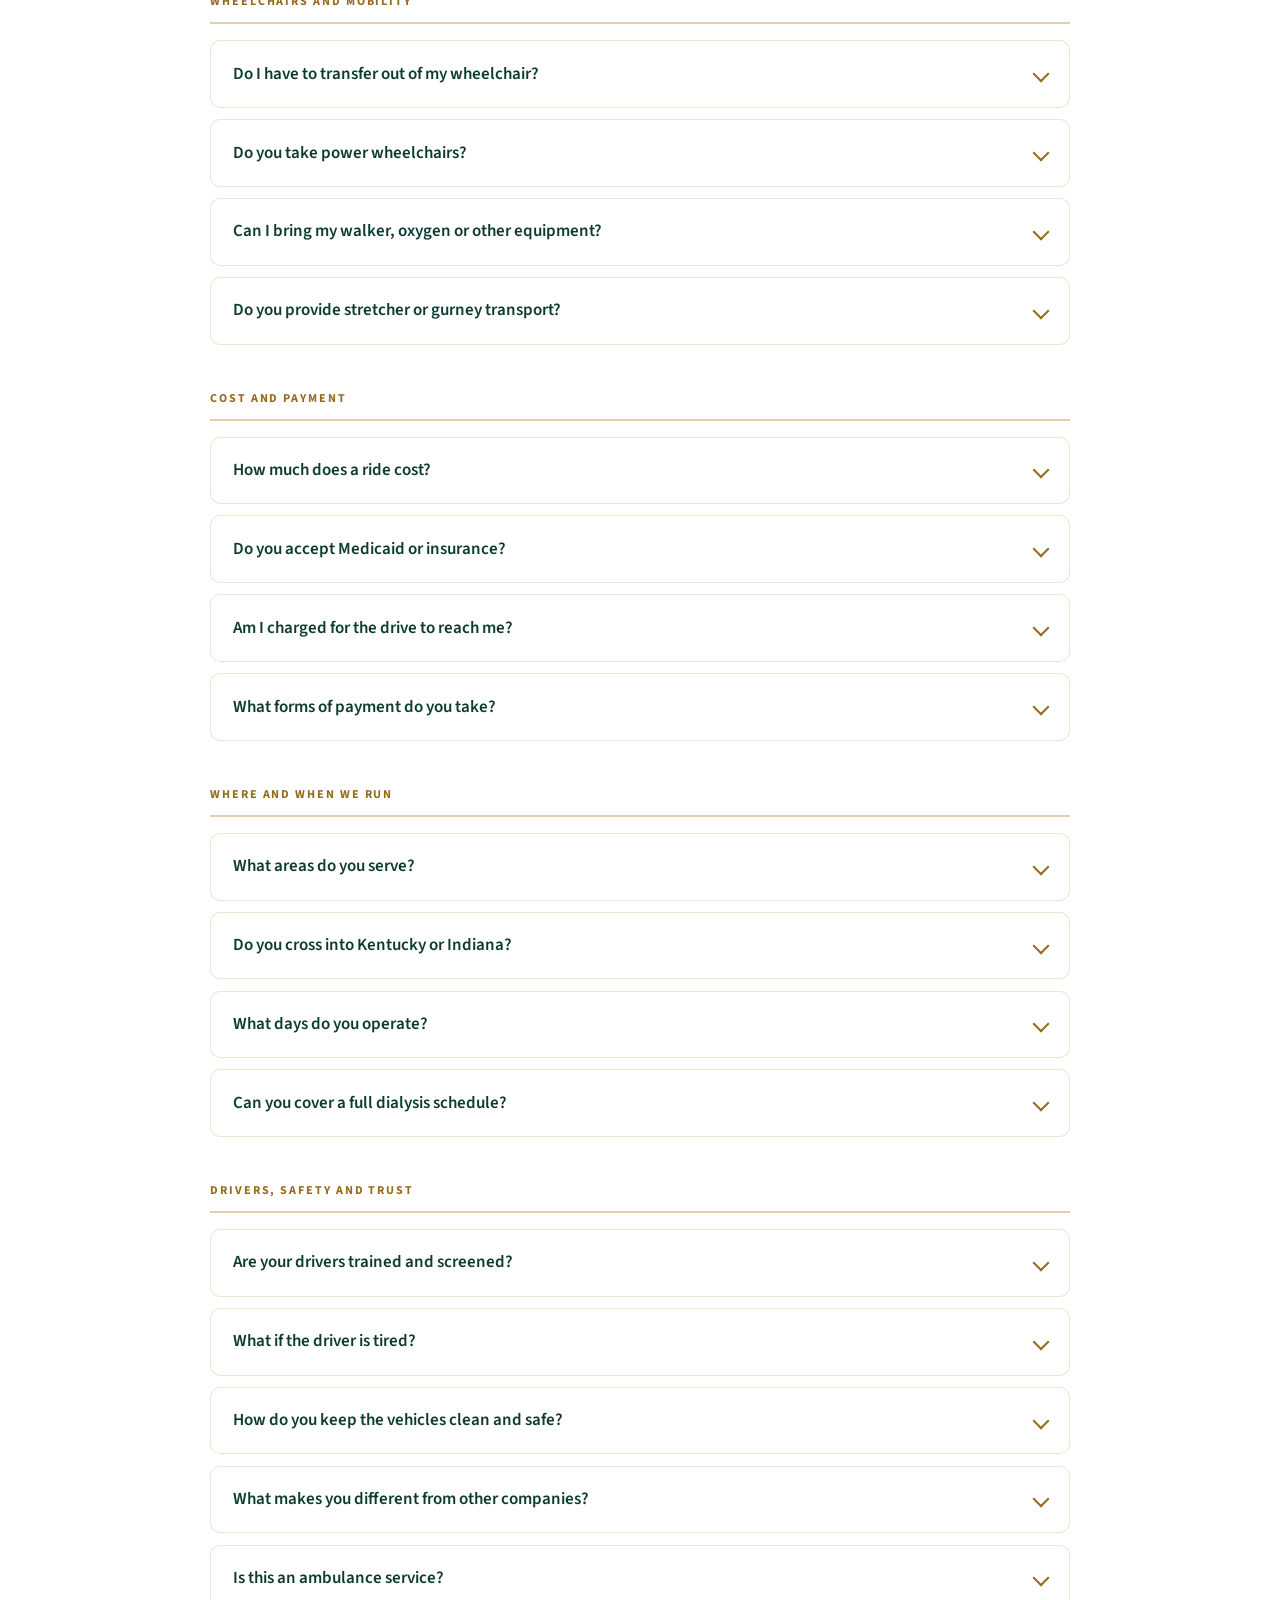
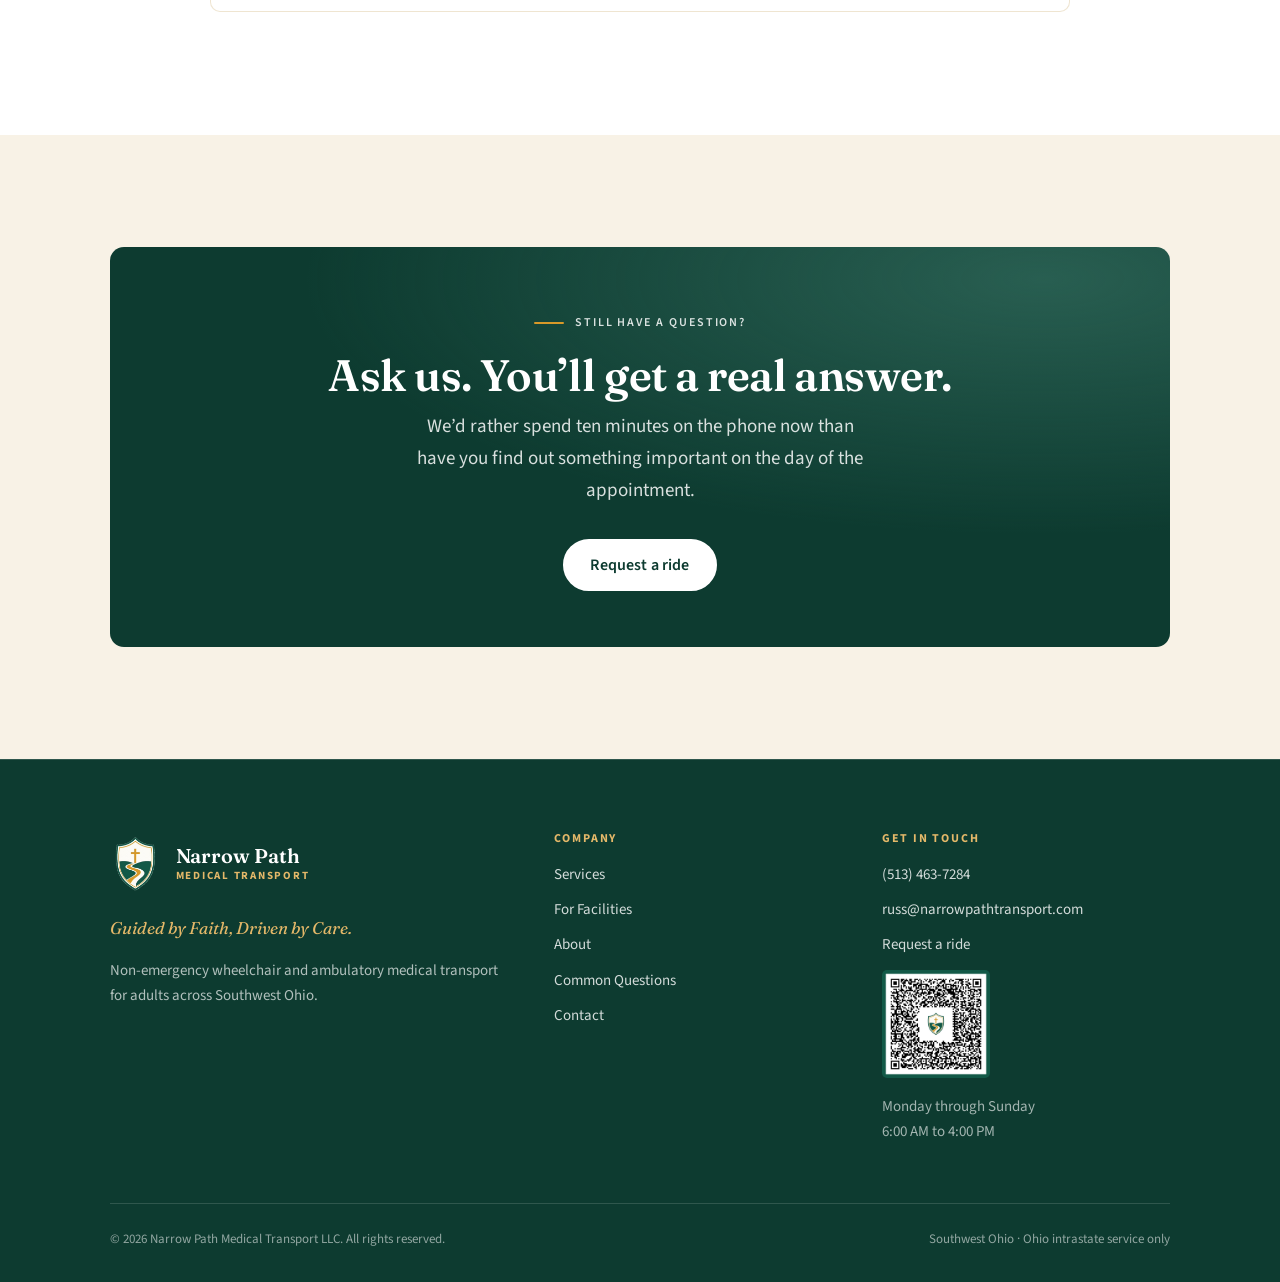
<file: questions.html>
<!DOCTYPE html>
<html lang="en">
<head>
<meta charset="utf-8">
<meta name="viewport" content="width=device-width, initial-scale=1">
<title>Common Questions | Narrow Path Medical Transport</title>
<meta name="description" content="Straight answers about booking, pricing, wheelchairs, companions, service area and what to expect on the day of a trip.">
<link rel="icon" href="/favicon.ico" sizes="48x48">
<link rel="icon" type="image/png" sizes="32x32" href="/assets/img/favicon-32.png">
<link rel="apple-touch-icon" href="/assets/img/apple-touch-icon.png">
<meta name="theme-color" content="#0D3B30">
<link rel="canonical" href="https://narrowpathtransport.com/questions">
<meta property="og:type" content="website">
<meta property="og:title" content="Common Questions | Narrow Path Medical Transport">
<meta property="og:description" content="Straight answers about booking, pricing, wheelchairs, companions, service area and what to expect on the day of a trip.">
<meta property="og:image" content="https://narrowpathtransport.com/assets/img/cincinnati-skyline.jpg">
<meta property="og:url" content="https://narrowpathtransport.com/questions">
<meta property="og:site_name" content="Narrow Path Medical Transport">
<meta name="twitter:card" content="summary_large_image">
<link rel="preconnect" href="https://fonts.googleapis.com">
<link rel="preconnect" href="https://fonts.gstatic.com" crossorigin>
<link href="https://fonts.googleapis.com/css2?family=Fraunces:ital,opsz,wght@0,9..144,400..700;1,9..144,400..600&family=Source+Sans+3:ital,wght@0,400;0,500;0,600;0,700;1,400&display=swap" rel="stylesheet">
<link rel="stylesheet" href="css/site.css">
</head>
<body>
<a class="skip" href="#main">Skip to content</a>

<header class="site-header">
  <div class="wrap site-header__inner">
    <a class="brand" href="index.html">
      <img class="brand__mark" src="assets/img/npmt-shield.png" width="202" height="240" alt="">
      <span class="brand__text">
        <span class="brand__name">Narrow Path</span>
        <span class="brand__sub">Medical Transport</span>
      </span>
    </a>
    <nav class="nav" id="nav" aria-label="Main">
      <a href="index.html">Home</a>
      <a href="services.html">Services</a>
      <a href="facilities.html">For Facilities</a>
      <a href="about.html">About</a>
      <a href="questions.html" aria-current="page">Common Questions</a>
      <a href="contact.html">Contact</a>
    </nav>
    <div class="header-cta">
      <a class="btn btn--primary" href="https://outlook.office.com/book/NarrowPathTransport@narrowpathtransport.com/?ismsaljsauthenabled" target="_blank" rel="noopener noreferrer">Request a ride</a>
      <button class="nav-toggle" id="navToggle" aria-expanded="false" aria-controls="nav"><span>Menu</span></button>
    </div>
  </div>
</header>

<main id="main">

<section class="page-hero">
  <svg class="page-hero__glyph" viewBox="0 0 300 300" aria-hidden="true">
    <path d="M150 300 C 150 220, 90 200, 100 140 S 200 90, 190 40 S 150 10, 150 0"/>
  </svg>
  <div class="wrap">
    <p class="eyebrow">Common questions</p>
    <h1>Straight answers</h1>
    <p class="lede">
      Tap a question to see the answer. If yours isn&rsquo;t here, give us a call. You&rsquo;ll get a straight answer.
    </p>
  </div>
</section>

<div class="path-rule" aria-hidden="true">
  <svg viewBox="0 0 1200 46" preserveAspectRatio="none">
    <path class="path-rule__line" d="M0 23 C 220 23, 260 6, 420 6 S 640 40, 800 40 S 1030 23, 1200 23"/>
    <circle class="path-rule__dot" cx="600" cy="24.5" r="4"/>
  </svg>
</div>

<section class="band band--paper">
  <div class="wrap">
    <div class="faq">

      <!-- ============================================ booking -->
      <div class="faq__group">
        <p class="faq__group-title">Booking a trip</p>

        <details class="qa">
          <summary>How do I schedule a ride?</summary>
          <div class="qa__body">
            <p>Request a ride online, call us at <a href="tel:+15134637284">(513) 463-7284</a>, or email <a href="mailto:russ@narrowpathtransport.com">russ@narrowpathtransport.com</a> with the appointment date, time, pickup address, and destination. We&rsquo;ll confirm in writing with the pickup window and the price.</p>
          </div>
        </details>

        <details class="qa">
          <summary>How far in advance should I book?</summary>
          <div class="qa__body">
            <p>As soon as the appointment is set. Twenty-four to forty-eight hours ahead is ideal. For standing appointments, set them up once and we&rsquo;ll keep them on the calendar.</p>
          </div>
        </details>

        <details class="qa">
          <summary>Do you take same-day requests?</summary>
          <div class="qa__body">
            <p>Yes, during our hours and when the schedule truly allows it. If it doesn&rsquo;t, we&rsquo;ll tell you no right away instead of giving you a maybe that turns into a no-show.</p>
          </div>
        </details>

        <details class="qa">
          <summary>Do I need a doctor&rsquo;s order to ride?</summary>
          <div class="qa__body">
            <p>No. Private clients can book with us directly. Facilities just follow whatever approval process they already use.</p>
          </div>
        </details>

        <details class="qa">
          <summary>Can I book a round trip?</summary>
          <div class="qa__body">
            <p>Yes. We can come back at a set time, or come back when you call to say you&rsquo;re done. If someone needs to stay on site during a procedure, we also offer wait and return.</p>
          </div>
        </details>
      </div>

      <!-- ============================================ on the day -->
      <div class="faq__group">
        <p class="faq__group-title">On the day</p>

        <details class="qa">
          <summary>Will the driver help me into the building?</summary>
          <div class="qa__body">
            <p>Yes. We provide door-through-door help: from inside the home to the vehicle, and from the vehicle into the appointment. We don&rsquo;t just drop you at the curb or a sliding door and leave you to find your way.</p>
          </div>
        </details>

        <details class="qa">
          <summary>Can a family member or caregiver ride along?</summary>
          <div class="qa__body">
            <p>Yes. One companion rides free on every trip. Just let us know when you book so we can plan the seating.</p>
          </div>
        </details>

        <details class="qa">
          <summary>What happens if my appointment runs late?</summary>
          <div class="qa__body">
            <p>Call us and we&rsquo;ll adjust. Appointments run over all the time. It&rsquo;s normal, and there&rsquo;s nothing to apologize for.</p>
          </div>
        </details>

        <details class="qa">
          <summary>What if the driver is running behind?</summary>
          <div class="qa__body">
            <p>You&rsquo;ll hear from us before you have to ask. A late driver is frustrating. A late driver nobody warned you about is what really breaks trust, and we take that seriously.</p>
          </div>
        </details>

        <details class="qa">
          <summary>Will I be sharing the vehicle with other passengers?</summary>
          <div class="qa__body">
            <p>No. Every trip is private. No shared rides, no detours to pick someone else up, and no waiting in the vehicle while a stranger finishes an appointment.</p>
          </div>
        </details>
      </div>

      <!-- ============================================ wheelchairs -->
      <div class="faq__group">
        <p class="faq__group-title">Wheelchairs and mobility</p>

        <details class="qa">
          <summary>Do I have to transfer out of my wheelchair?</summary>
          <div class="qa__body">
            <p>No. You stay in your own chair the whole trip, tied down at four points, plus a lap and shoulder belt.</p>
          </div>
        </details>

        <details class="qa">
          <summary>Do you take power wheelchairs?</summary>
          <div class="qa__body">
            <p>Yes, as long as the chair fits the rated capacity of our vehicle and tie-down system. Tell us the make and model when you book so we can confirm it fits ahead of time, not in your driveway.</p>
          </div>
        </details>

        <details class="qa">
          <summary>Can I bring my walker, oxygen or other equipment?</summary>
          <div class="qa__body">
            <p>Walkers, canes, and other personal mobility equipment ride with you and get handed back to you at the door. If you use portable oxygen, let us know when you book so we can plan for it.</p>
          </div>
        </details>

        <details class="qa">
          <summary>Do you provide stretcher or gurney transport?</summary>
          <div class="qa__body">
            <p>No. Stretcher service takes separate licensing, equipment, and a second crew member, and we won&rsquo;t take a trip we aren&rsquo;t equipped to run safely.</p>
          </div>
        </details>
      </div>

      <!-- ============================================ money -->
      <div class="faq__group">
        <p class="faq__group-title">Cost and payment</p>

        <details class="qa">
          <summary>How much does a ride cost?</summary>
          <div class="qa__body">
            <p>Every trip gets its own price before it&rsquo;s booked: a base rate plus loaded miles, which are the miles you&rsquo;re actually in the vehicle. You&rsquo;ll have the price in writing before you commit. Call us or send the pickup address and destination, and we&rsquo;ll price it for you.</p>
          </div>
        </details>

        <details class="qa">
          <summary>Do you accept Medicaid or insurance?</summary>
          <div class="qa__body">
            <p>No. We&rsquo;re private pay and facility direct. Some clients get reimbursed through a long-term care policy or a veterans benefit, and we&rsquo;re glad to provide paperwork for that, but we don&rsquo;t bill insurance or transportation brokers directly.</p>
          </div>
        </details>

        <details class="qa">
          <summary>Am I charged for the drive to reach me?</summary>
          <div class="qa__body">
            <p>No. You only pay for loaded miles.</p>
          </div>
        </details>

        <details class="qa">
          <summary>What forms of payment do you take?</summary>
          <div class="qa__body">
            <p>Private clients pay by card or electronic payment. Facilities are invoiced directly on agreed terms.</p>
          </div>
        </details>
      </div>

      <!-- ============================================ coverage -->
      <div class="faq__group">
        <p class="faq__group-title">Where and when we run</p>

        <details class="qa">
          <summary>What areas do you serve?</summary>
          <div class="qa__body">
            <p>Four Ohio counties: Hamilton, Butler, Warren, and Clermont. That includes Cincinnati, Norwood, Blue Ash, Hamilton, Fairfield, West Chester, Middletown, Lebanon, Mason, Springboro, Batavia, Milford, Amelia, and more.</p>
          </div>
        </details>

        <details class="qa">
          <summary>Do you cross into Kentucky or Indiana?</summary>
          <div class="qa__body">
            <p>No. We only run trips within Ohio. Crossing a state line counts as interstate travel, which is outside our current operating authority, so we can&rsquo;t take those trips.</p>
          </div>
        </details>

        <details class="qa">
          <summary>What days do you operate?</summary>
          <div class="qa__body">
            <p>Seven days a week, Monday through Sunday, 6:00 AM to 4:00 PM.</p>
          </div>
        </details>

        <details class="qa">
          <summary>Can you cover a full dialysis schedule?</summary>
          <div class="qa__body">
            <p>Usually, yes. Standing dialysis runs Monday, Wednesday, Friday or Tuesday, Thursday, Saturday, and we run on all of those days. Our hours end at 4:00 PM, so a late chair time or a long ride home may not fit. We&rsquo;ll tell you that up front instead of letting you find out when a chair time gets missed.</p>
          </div>
        </details>
      </div>

      <!-- ============================================ trust -->
      <div class="faq__group">
        <p class="faq__group-title">Drivers, safety and trust</p>

        <details class="qa">
          <summary>Are your drivers trained and screened?</summary>
          <div class="qa__body">
            <p>Yes. We check driving records before hiring, run background checks and drug tests, and document training on wheelchair securement, safe loading, and passenger assistance. Training is written down and signed off, not assumed.</p>
          </div>
        </details>

        <details class="qa">
          <summary>What if the driver is tired?</summary>
          <div class="qa__body">
            <p>Then the trip gets moved, reassigned, or turned down. We have a written fatigue policy, and we follow it. No one drives a passenger while too tired, no matter how busy the schedule is.</p>
          </div>
        </details>

        <details class="qa">
          <summary>How do you keep the vehicles clean and safe?</summary>
          <div class="qa__body">
            <p>We follow a written maintenance program, document inspections before and after every trip, and clean interiors before the day starts, not whenever someone gets around to it. We treat working heat and air conditioning as safety equipment, not extras.</p>
          </div>
        </details>

        <details class="qa">
          <summary>What makes you different from other companies?</summary>
          <div class="qa__body">
            <p>Everyone in this business says they care. What we do differently is put in writing what we won&rsquo;t do, tell you when we can&rsquo;t cover something, and give you the price before you commit. Try us for a few trips before you trust us with anything important.</p>
          </div>
        </details>

        <details class="qa">
          <summary>Is this an ambulance service?</summary>
          <div class="qa__body">
            <p>No. We only provide non-emergency transport, and we don&rsquo;t respond to emergencies of any kind. If it&rsquo;s an emergency, call 911.</p>
          </div>
        </details>
      </div>

    </div>
  </div>
</section>

<section class="band band--cream">
  <div class="wrap">
    <div class="cta-panel">
      <p class="eyebrow" style="justify-content:center;">Still have a question?</p>
      <h2>Ask us. You&rsquo;ll get a real answer.</h2>
      <p>We&rsquo;d rather spend ten minutes on the phone now than have you find out something important on the day of the appointment.</p>
      <div class="btn-row">
        <a class="btn btn--light" href="https://outlook.office.com/book/NarrowPathTransport@narrowpathtransport.com/?ismsaljsauthenabled" target="_blank" rel="noopener noreferrer">Request a ride</a>
      </div>
    </div>
  </div>
</section>

</main>

<footer class="site-footer">
  <div class="wrap">
    <div class="footer-grid">
      <div>
        <div class="footer-brand">
          <img class="footer-brand__mark" src="assets/img/npmt-shield.png" width="202" height="240" alt="" loading="lazy">
          <span class="footer-brand__text">
            <span class="footer-brand__name">Narrow Path</span>
            <span class="footer-brand__sub">Medical Transport</span>
          </span>
        </div>
        <p class="footer-tagline">Guided by Faith, Driven by Care.</p>
        <p style="color:rgba(255,255,255,0.68);font-size:0.9375rem;">
          Non-emergency wheelchair and ambulatory medical transport for adults across
          Southwest Ohio.
        </p>
      </div>
      <div>
        <h4>Company</h4>
        <ul>
          <li><a href="services.html">Services</a></li>
          <li><a href="facilities.html">For Facilities</a></li>
          <li><a href="about.html">About</a></li>
          <li><a href="questions.html">Common Questions</a></li>
          <li><a href="contact.html">Contact</a></li>
        </ul>
      </div>
      <div>
        <h4>Get in touch</h4>
        <ul>
          <li><a href="tel:+15134637284">(513) 463-7284</a></li>
          <li><a href="mailto:russ@narrowpathtransport.com">russ@narrowpathtransport.com</a></li>
          <li><a href="https://outlook.office.com/book/NarrowPathTransport@narrowpathtransport.com/?ismsaljsauthenabled" target="_blank" rel="noopener noreferrer">Request a ride</a></li>
          <li><a href="https://outlook.office.com/book/NarrowPathTransport@narrowpathtransport.com/?ismsaljsauthenabled" target="_blank" rel="noopener noreferrer"><img class="footer-qr" src="assets/img/schedule-transport-qr.png" width="600" height="600" alt="QR code to request a ride online" loading="lazy"></a></li>
          <li style="margin-top:1rem;color:rgba(255,255,255,0.62);">
            Monday through Sunday<br>6:00 AM to 4:00 PM
          </li>
        </ul>
      </div>
    </div>
    <div class="footer-bottom">
      <span>&copy; 2026 Narrow Path Medical Transport LLC. All rights reserved.</span>
      <span>Southwest Ohio &middot; Ohio intrastate service only</span>
    </div>
  </div>
</footer>

<nav class="quick-actions" aria-label="Quick actions">
  <a class="btn btn--primary" href="https://outlook.office.com/book/NarrowPathTransport@narrowpathtransport.com/?ismsaljsauthenabled" target="_blank" rel="noopener noreferrer">Request a ride</a>
  <a class="btn btn--ghost" href="tel:+15134637284">Call now</a>
</nav>

<script src="js/site.js" defer></script>
</body>
</html>
</file>
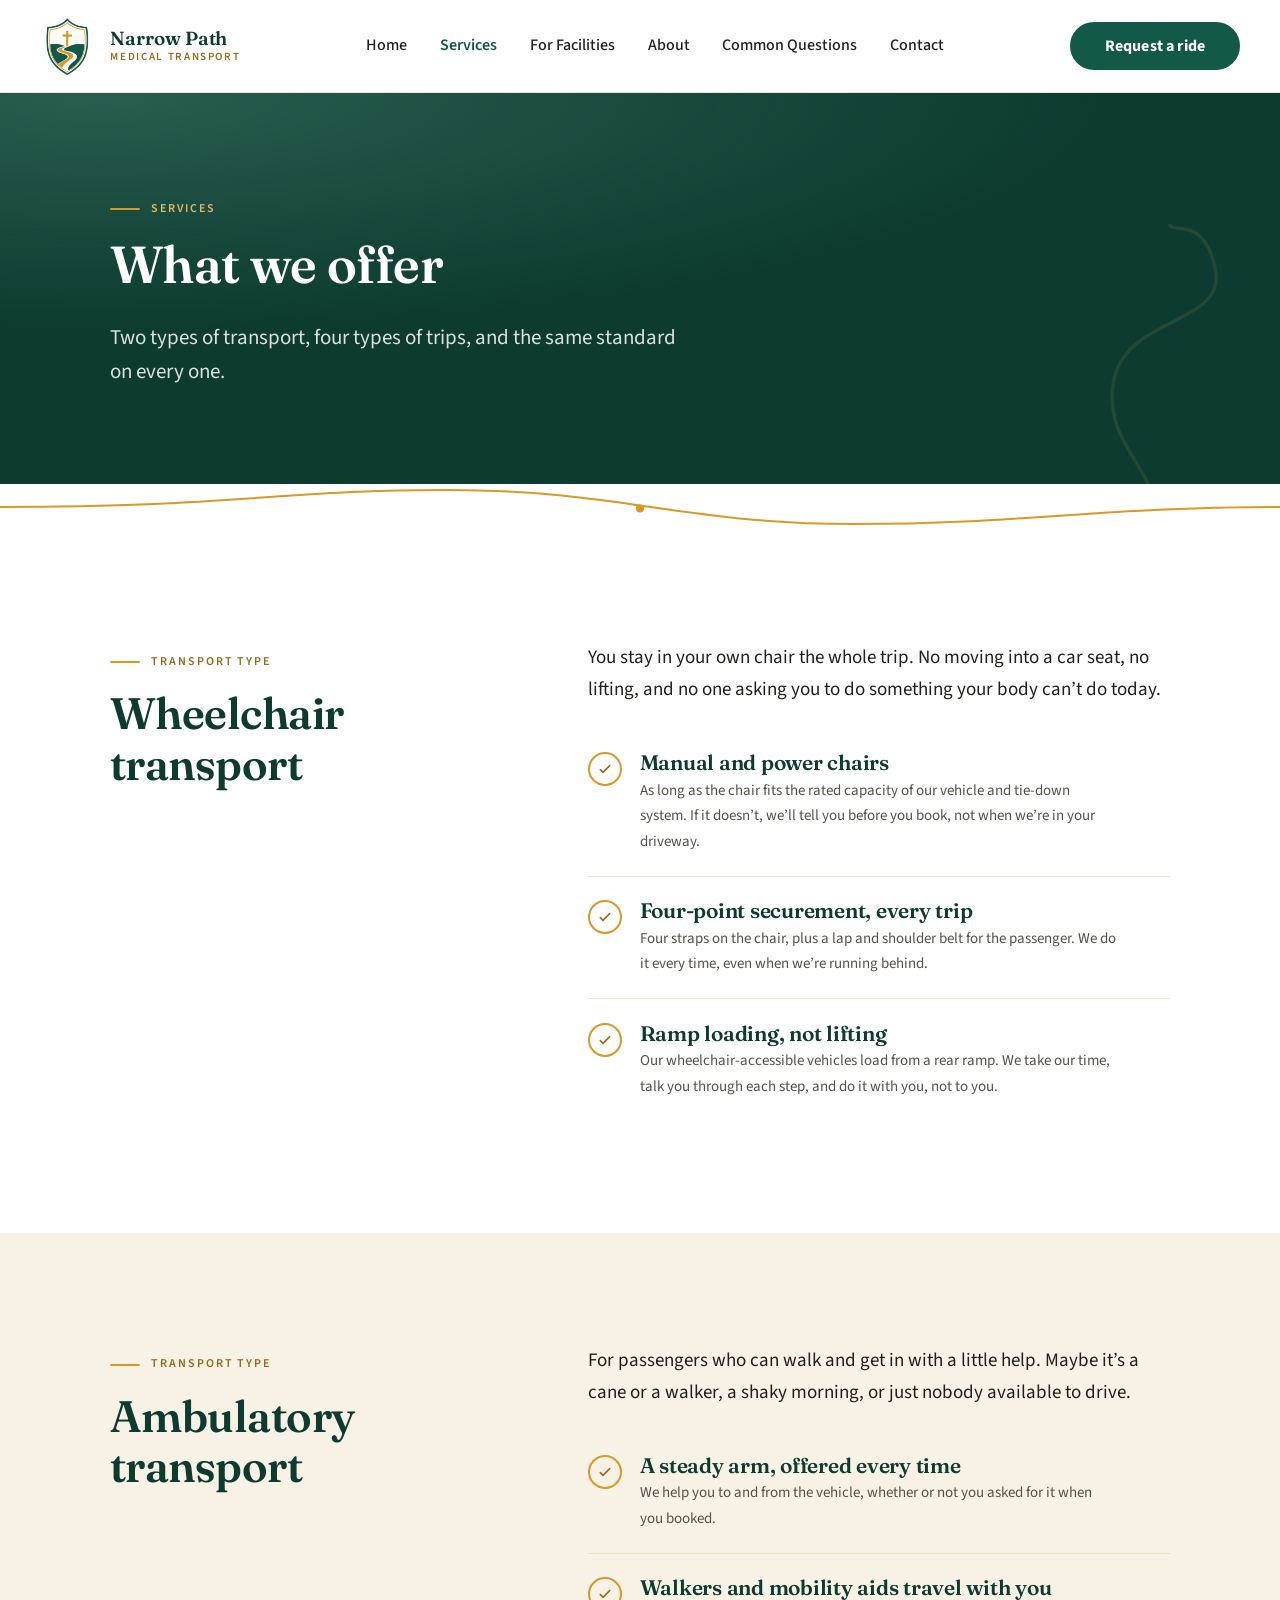
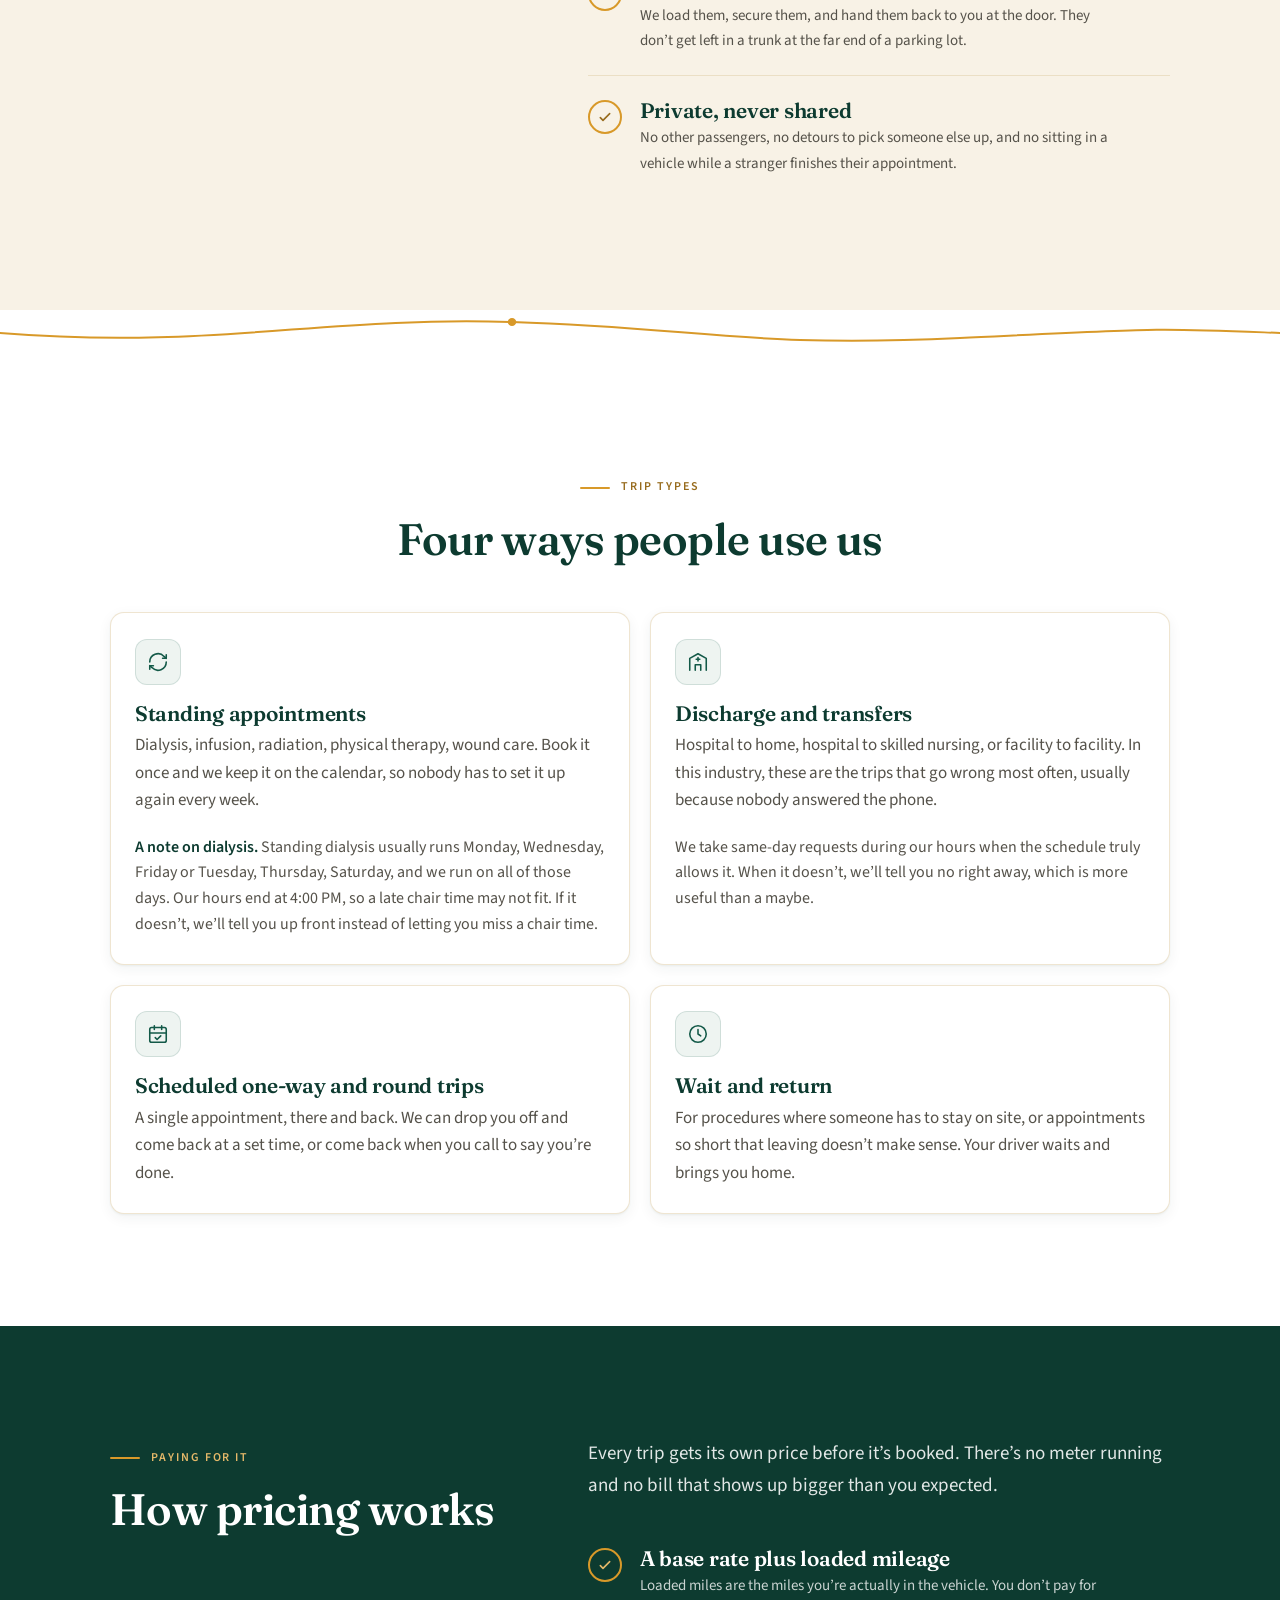
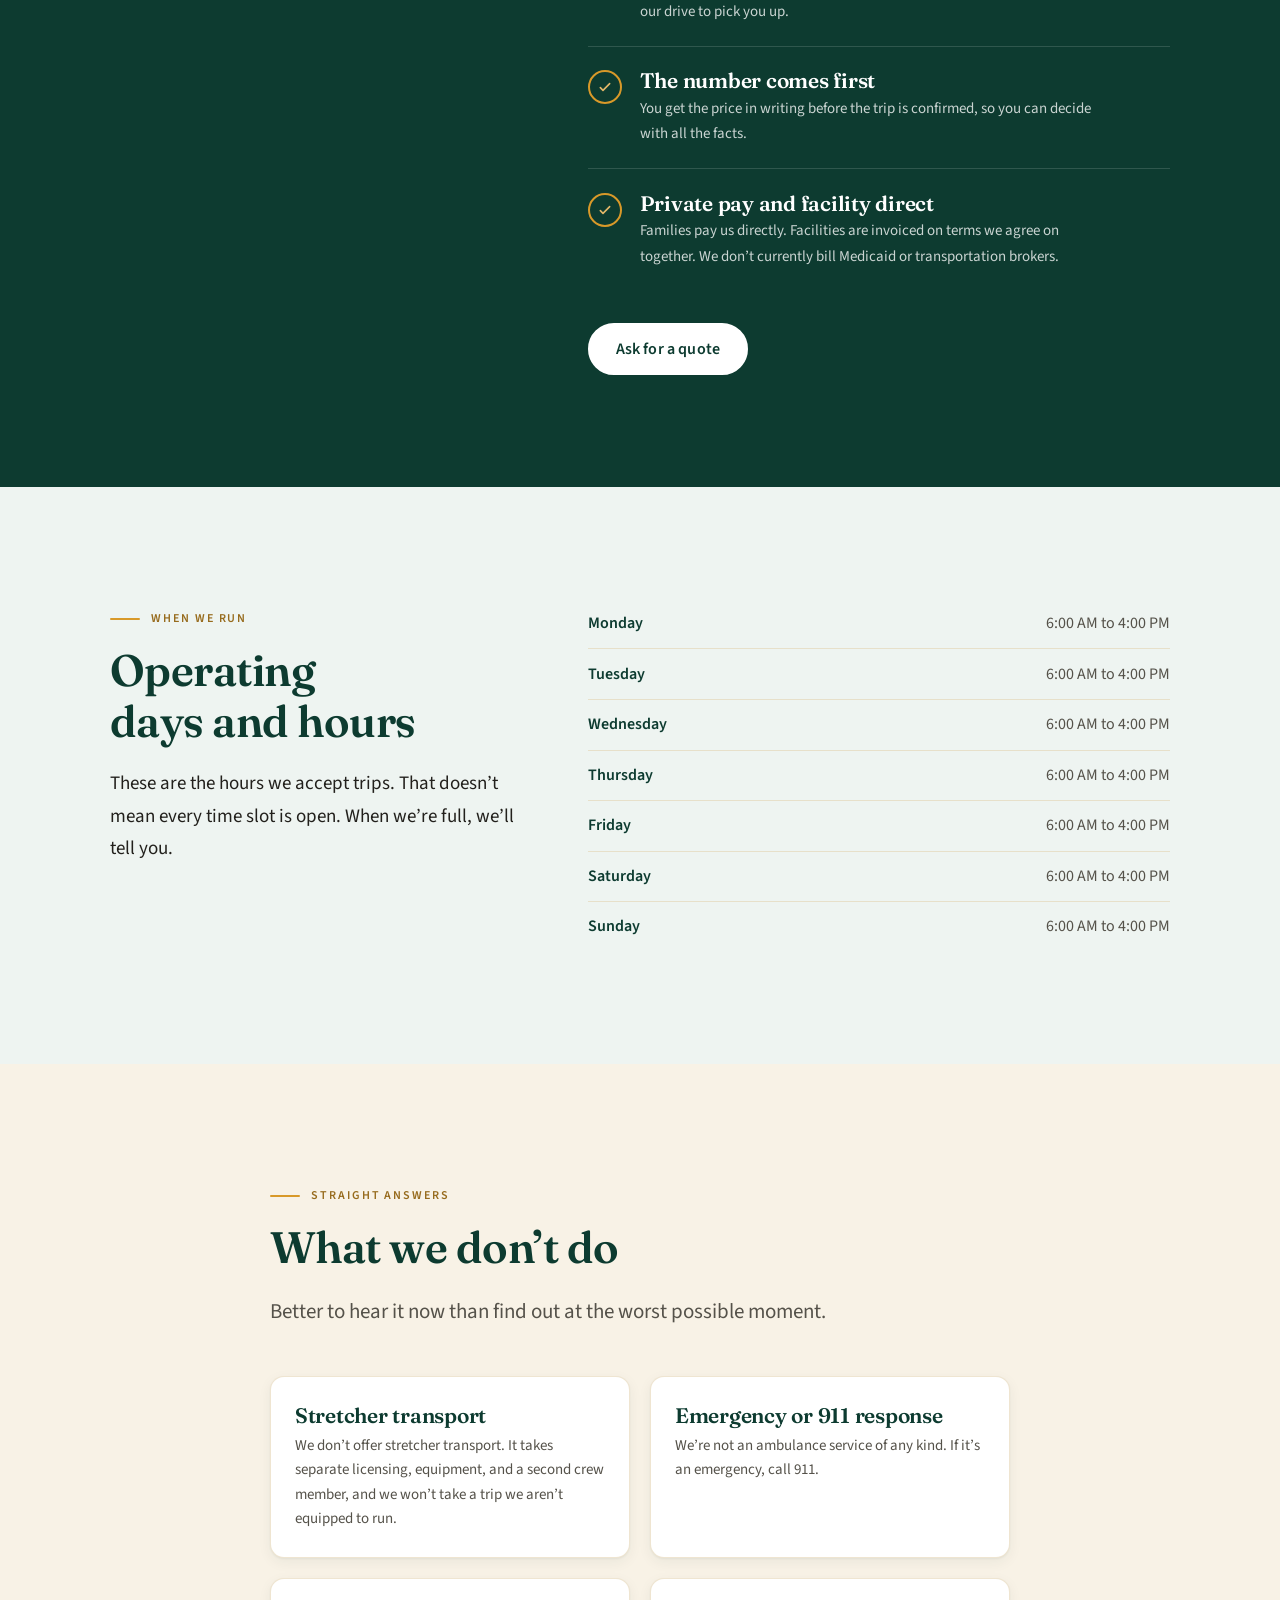
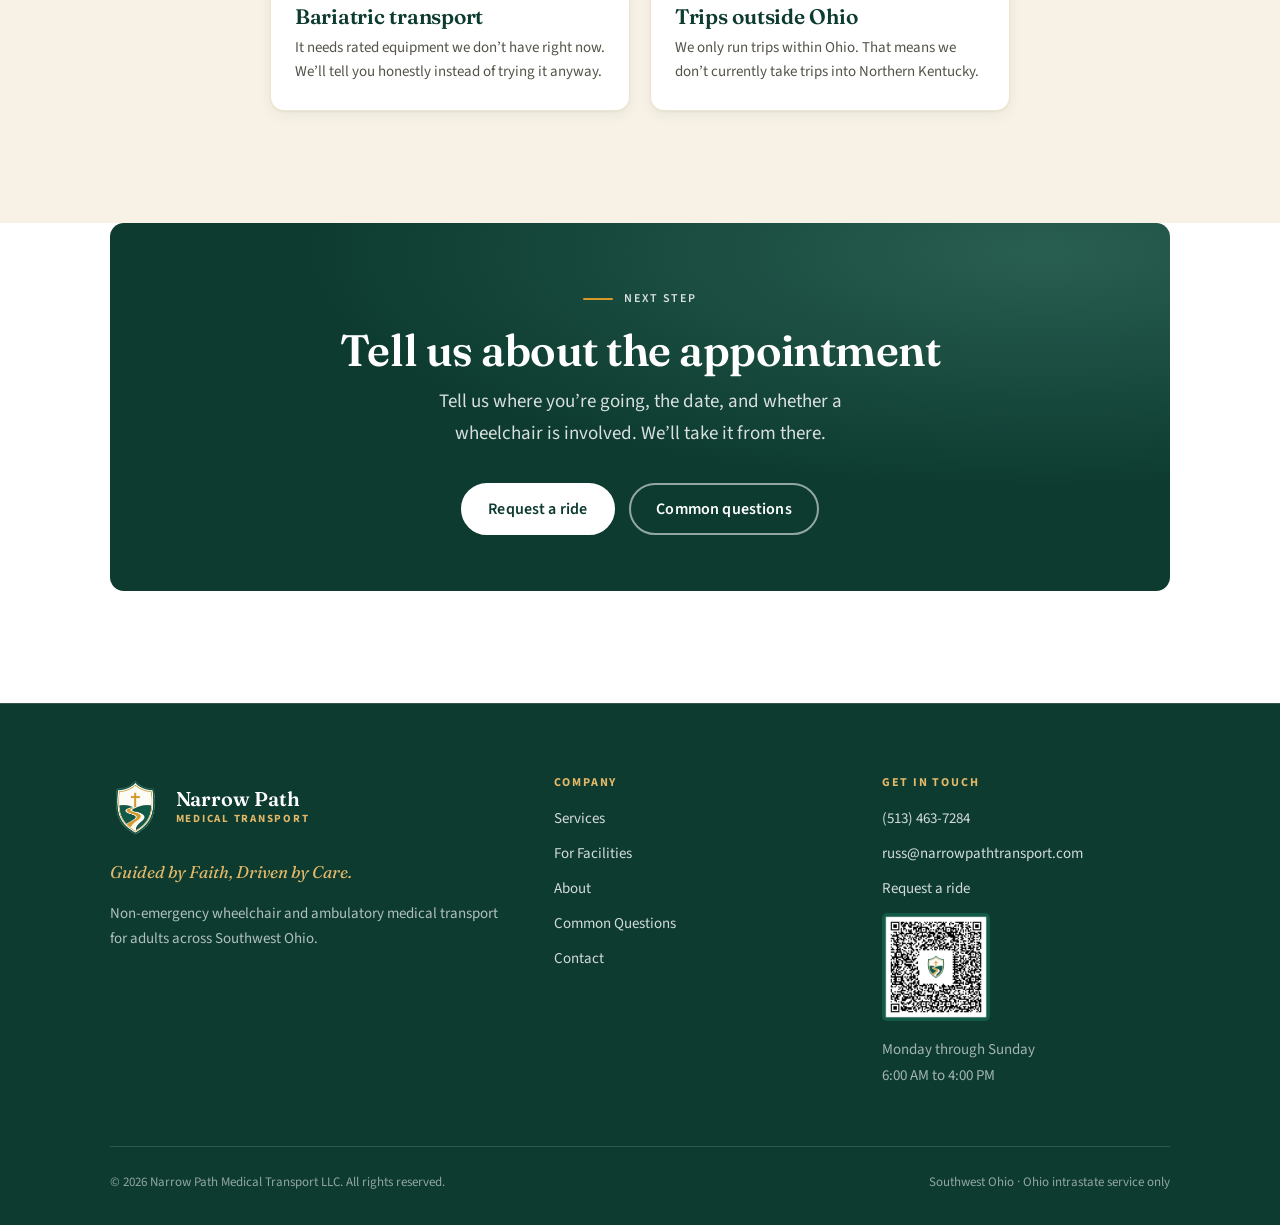
<file: services.html>
<!DOCTYPE html>
<html lang="en">
<head>
<meta charset="utf-8">
<meta name="viewport" content="width=device-width, initial-scale=1">
<title>Services | Narrow Path Medical Transport</title>
<meta name="description" content="Wheelchair transport, ambulatory transport, standing appointments and hospital discharge across four Southwest Ohio counties.">
<link rel="icon" href="/favicon.ico" sizes="48x48">
<link rel="icon" type="image/png" sizes="32x32" href="/assets/img/favicon-32.png">
<link rel="apple-touch-icon" href="/assets/img/apple-touch-icon.png">
<meta name="theme-color" content="#0D3B30">
<link rel="canonical" href="https://narrowpathtransport.com/services">
<meta property="og:type" content="website">
<meta property="og:title" content="Services | Narrow Path Medical Transport">
<meta property="og:description" content="Wheelchair transport, ambulatory transport, standing appointments and hospital discharge across four Southwest Ohio counties.">
<meta property="og:image" content="https://narrowpathtransport.com/assets/img/cincinnati-skyline.jpg">
<meta property="og:url" content="https://narrowpathtransport.com/services">
<meta property="og:site_name" content="Narrow Path Medical Transport">
<meta name="twitter:card" content="summary_large_image">
<link rel="preconnect" href="https://fonts.googleapis.com">
<link rel="preconnect" href="https://fonts.gstatic.com" crossorigin>
<link href="https://fonts.googleapis.com/css2?family=Fraunces:ital,opsz,wght@0,9..144,400..700;1,9..144,400..600&family=Source+Sans+3:ital,wght@0,400;0,500;0,600;0,700;1,400&display=swap" rel="stylesheet">
<link rel="stylesheet" href="css/site.css">
</head>
<body>
<a class="skip" href="#main">Skip to content</a>

<header class="site-header">
  <div class="wrap site-header__inner">
    <a class="brand" href="index.html">
      <img class="brand__mark" src="assets/img/npmt-shield.png" width="202" height="240" alt="">
      <span class="brand__text">
        <span class="brand__name">Narrow Path</span>
        <span class="brand__sub">Medical Transport</span>
      </span>
    </a>
    <nav class="nav" id="nav" aria-label="Main">
      <a href="index.html">Home</a>
      <a href="services.html" aria-current="page">Services</a>
      <a href="facilities.html">For Facilities</a>
      <a href="about.html">About</a>
      <a href="questions.html">Common Questions</a>
      <a href="contact.html">Contact</a>
    </nav>
    <div class="header-cta">
      <a class="btn btn--primary" href="https://outlook.office.com/book/NarrowPathTransport@narrowpathtransport.com/?ismsaljsauthenabled" target="_blank" rel="noopener noreferrer">Request a ride</a>
      <button class="nav-toggle" id="navToggle" aria-expanded="false" aria-controls="nav"><span>Menu</span></button>
    </div>
  </div>
</header>

<main id="main">

<section class="page-hero">
  <svg class="page-hero__glyph" viewBox="0 0 300 300" aria-hidden="true">
    <path d="M150 300 C 150 220, 90 200, 100 140 S 200 90, 190 40 S 150 10, 150 0"/>
  </svg>
  <div class="wrap">
    <p class="eyebrow">Services</p>
    <h1>What we offer</h1>
    <p class="lede">
      Two types of transport, four types of trips, and the same standard on every one.
    </p>
  </div>
</section>

<div class="path-rule" aria-hidden="true">
  <svg viewBox="0 0 1200 46" preserveAspectRatio="none">
    <path class="path-rule__line" d="M0 23 C 220 23, 260 6, 420 6 S 640 40, 800 40 S 1030 23, 1200 23"/>
    <circle class="path-rule__dot" cx="600" cy="24.5" r="4"/>
  </svg>
</div>

<!-- ======================================================== wheelchair -->
<section class="band band--paper" id="wheelchair">
  <div class="wrap">
    <div class="split">
      <div>
        <p class="eyebrow">Transport type</p>
        <h2>Wheelchair transport</h2>
      </div>
      <div>
        <p style="font-size:1.1875rem;">
          You stay in your own chair the whole trip. No moving into a car seat, no lifting, and no one asking you to do something your body can&rsquo;t do today.
        </p>
        <div class="standards">
          <div class="standard">
            <span class="standard__mark"><svg viewBox="0 0 24 24" stroke-linecap="round" stroke-linejoin="round" aria-hidden="true"><path d="m5 13 4 4L19 7"/></svg></span>
            <div>
              <h4>Manual and power chairs</h4>
              <p>As long as the chair fits the rated capacity of our vehicle and tie-down system. If it doesn&rsquo;t, we&rsquo;ll tell you before you book, not when we&rsquo;re in your driveway.</p>
            </div>
          </div>
          <div class="standard">
            <span class="standard__mark"><svg viewBox="0 0 24 24" stroke-linecap="round" stroke-linejoin="round" aria-hidden="true"><path d="m5 13 4 4L19 7"/></svg></span>
            <div>
              <h4>Four-point securement, every trip</h4>
              <p>Four straps on the chair, plus a lap and shoulder belt for the passenger. We do it every time, even when we&rsquo;re running behind.</p>
            </div>
          </div>
          <div class="standard">
            <span class="standard__mark"><svg viewBox="0 0 24 24" stroke-linecap="round" stroke-linejoin="round" aria-hidden="true"><path d="m5 13 4 4L19 7"/></svg></span>
            <div>
              <h4>Ramp loading, not lifting</h4>
              <p>Our wheelchair-accessible vehicles load from a rear ramp. We take our time, talk you through each step, and do it with you, not to you.</p>
            </div>
          </div>
        </div>
      </div>
    </div>
  </div>
</section>

<!-- ======================================================== ambulatory -->
<section class="band band--cream" id="ambulatory">
  <div class="wrap">
    <div class="split">
      <div>
        <p class="eyebrow">Transport type</p>
        <h2>Ambulatory transport</h2>
      </div>
      <div>
        <p style="font-size:1.1875rem;">
          For passengers who can walk and get in with a little help. Maybe it&rsquo;s a cane or a walker, a shaky morning, or just nobody available to drive.
        </p>
        <div class="standards">
          <div class="standard">
            <span class="standard__mark"><svg viewBox="0 0 24 24" stroke-linecap="round" stroke-linejoin="round" aria-hidden="true"><path d="m5 13 4 4L19 7"/></svg></span>
            <div>
              <h4>A steady arm, offered every time</h4>
              <p>We help you to and from the vehicle, whether or not you asked for it when you booked.</p>
            </div>
          </div>
          <div class="standard">
            <span class="standard__mark"><svg viewBox="0 0 24 24" stroke-linecap="round" stroke-linejoin="round" aria-hidden="true"><path d="m5 13 4 4L19 7"/></svg></span>
            <div>
              <h4>Walkers and mobility aids travel with you</h4>
              <p>We load them, secure them, and hand them back to you at the door. They don&rsquo;t get left in a trunk at the far end of a parking lot.</p>
            </div>
          </div>
          <div class="standard">
            <span class="standard__mark"><svg viewBox="0 0 24 24" stroke-linecap="round" stroke-linejoin="round" aria-hidden="true"><path d="m5 13 4 4L19 7"/></svg></span>
            <div>
              <h4>Private, never shared</h4>
              <p>No other passengers, no detours to pick someone else up, and no sitting in a vehicle while a stranger finishes their appointment.</p>
            </div>
          </div>
        </div>
      </div>
    </div>
  </div>
</section>

<div class="path-rule" aria-hidden="true">
  <svg viewBox="0 0 1200 46" preserveAspectRatio="none">
    <path class="path-rule__line" d="M0 23 C 200 40, 300 6, 480 12 S 700 38, 900 28 S 1080 18, 1200 23"/>
    <circle class="path-rule__dot" cx="480" cy="12" r="4"/>
  </svg>
</div>

<!-- ========================================================= trip types -->
<section class="band band--paper">
  <div class="wrap">
    <div class="section-head section-head--center">
      <p class="eyebrow">Trip types</p>
      <h2>Four ways people use us</h2>
    </div>

    <div class="grid grid--2">
      <div class="card" id="recurring">
        <span class="chip">
          <svg viewBox="0 0 24 24" stroke-linecap="round" stroke-linejoin="round" aria-hidden="true"><path d="M3 12a9 9 0 0 1 15.6-6.1L21 8"/><path d="M21 4v4h-4"/><path d="M21 12a9 9 0 0 1-15.6 6.1L3 16"/><path d="M3 20v-4h4"/></svg>
        </span>
        <h3>Standing appointments</h3>
        <p style="font-size:1.0625rem;">
          Dialysis, infusion, radiation, physical therapy, wound care. Book it once and we keep it on the calendar, so nobody has to set it up again every week.
        </p>
        <p style="font-size:1rem;margin-top:1rem;">
          <strong>A note on dialysis.</strong> Standing dialysis usually runs Monday, Wednesday, Friday or Tuesday, Thursday, Saturday, and we run on all of those days. Our hours end at 4:00 PM, so a late chair time may not fit. If it doesn&rsquo;t, we&rsquo;ll tell you up front instead of letting you miss a chair time.
        </p>
      </div>

      <div class="card" id="discharge">
        <span class="chip">
          <svg viewBox="0 0 24 24" stroke-linecap="round" stroke-linejoin="round" aria-hidden="true"><path d="M3 21V8l9-5 9 5v13"/><path d="M9 21v-6h6v6"/><path d="M12 7v4M10 9h4"/></svg>
        </span>
        <h3>Discharge and transfers</h3>
        <p style="font-size:1.0625rem;">
          Hospital to home, hospital to skilled nursing, or facility to facility. In this industry, these are the trips that go wrong most often, usually because nobody answered the phone.
        </p>
        <p style="font-size:1rem;margin-top:1rem;">
          We take same-day requests during our hours when the schedule truly allows it. When it doesn&rsquo;t, we&rsquo;ll tell you no right away, which is more useful than a maybe.
        </p>
      </div>

      <div class="card">
        <span class="chip">
          <svg viewBox="0 0 24 24" stroke-linecap="round" stroke-linejoin="round" aria-hidden="true"><rect x="3" y="5" width="18" height="16" rx="2"/><path d="M16 3v4M8 3v4M3 11h18"/><path d="m9 16 2 2 4-4"/></svg>
        </span>
        <h3>Scheduled one&#8209;way and round trips</h3>
        <p style="font-size:1.0625rem;">
          A single appointment, there and back. We can drop you off and come back at a set time, or come back when you call to say you&rsquo;re done.
        </p>
      </div>

      <div class="card">
        <span class="chip">
          <svg viewBox="0 0 24 24" stroke-linecap="round" stroke-linejoin="round" aria-hidden="true"><circle cx="12" cy="12" r="9"/><path d="M12 7v5l3 2"/></svg>
        </span>
        <h3>Wait and return</h3>
        <p style="font-size:1.0625rem;">
          For procedures where someone has to stay on site, or appointments so short that leaving doesn&rsquo;t make sense. Your driver waits and brings you home.
        </p>
      </div>
    </div>
  </div>
</section>

<!-- ============================================================ pricing -->
<section class="band band--pine">
  <div class="wrap">
    <div class="split">
      <div>
        <p class="eyebrow">Paying for it</p>
        <h2>How pricing works</h2>
      </div>
      <div>
        <p style="font-size:1.1875rem;color:rgba(255,255,255,0.88);">
          Every trip gets its own price before it&rsquo;s booked. There&rsquo;s no meter running and no bill that shows up bigger than you expected.
        </p>

        <div class="standards">
          <div class="standard">
            <span class="standard__mark"><svg viewBox="0 0 24 24" stroke-linecap="round" stroke-linejoin="round" aria-hidden="true"><path d="m5 13 4 4L19 7"/></svg></span>
            <div>
              <h4>A base rate plus loaded mileage</h4>
              <p>Loaded miles are the miles you&rsquo;re actually in the vehicle. You don&rsquo;t pay for our drive to pick you up.</p>
            </div>
          </div>
          <div class="standard">
            <span class="standard__mark"><svg viewBox="0 0 24 24" stroke-linecap="round" stroke-linejoin="round" aria-hidden="true"><path d="m5 13 4 4L19 7"/></svg></span>
            <div>
              <h4>The number comes first</h4>
              <p>You get the price in writing before the trip is confirmed, so you can decide with all the facts.</p>
            </div>
          </div>
          <div class="standard">
            <span class="standard__mark"><svg viewBox="0 0 24 24" stroke-linecap="round" stroke-linejoin="round" aria-hidden="true"><path d="m5 13 4 4L19 7"/></svg></span>
            <div>
              <h4>Private pay and facility direct</h4>
              <p>Families pay us directly. Facilities are invoiced on terms we agree on together. We don&rsquo;t currently bill Medicaid or transportation brokers.</p>
            </div>
          </div>
        </div>

        <div class="btn-row">
          <a class="btn btn--light" href="contact.html">Ask for a quote</a>
        </div>
      </div>
    </div>
  </div>
</section>

<!-- ============================================================== hours -->
<section class="band band--wash">
  <div class="wrap">
    <div class="split">
      <div>
        <p class="eyebrow">When we run</p>
        <h2>Operating days and hours</h2>
        <p>
          These are the hours we accept trips. That doesn&rsquo;t mean every time slot is open. When we&rsquo;re full, we&rsquo;ll tell you.
        </p>
      </div>
      <div>
        <table class="hours">
          <tbody>
            <tr><th scope="row">Monday</th><td>6:00 AM to 4:00 PM</td></tr>
            <tr><th scope="row">Tuesday</th><td>6:00 AM to 4:00 PM</td></tr>
            <tr><th scope="row">Wednesday</th><td>6:00 AM to 4:00 PM</td></tr>
            <tr><th scope="row">Thursday</th><td>6:00 AM to 4:00 PM</td></tr>
            <tr><th scope="row">Friday</th><td>6:00 AM to 4:00 PM</td></tr>
            <tr><th scope="row">Saturday</th><td>6:00 AM to 4:00 PM</td></tr>
            <tr><th scope="row">Sunday</th><td>6:00 AM to 4:00 PM</td></tr>
          </tbody>
        </table>
      </div>
    </div>
  </div>
</section>

<!-- ======================================================== not offered -->
<section class="band band--cream">
  <div class="wrap wrap--narrow">
    <div class="section-head">
      <p class="eyebrow">Straight answers</p>
      <h2>What we don&rsquo;t do</h2>
      <p class="lede">
        Better to hear it now than find out at the worst possible moment.
      </p>
    </div>

    <div class="grid grid--2">
      <div class="card">
        <h3>Stretcher transport</h3>
        <p>We don&rsquo;t offer stretcher transport. It takes separate licensing, equipment, and a second crew member, and we won&rsquo;t take a trip we aren&rsquo;t equipped to run.</p>
      </div>
      <div class="card">
        <h3>Emergency or 911 response</h3>
        <p>We&rsquo;re not an ambulance service of any kind. If it&rsquo;s an emergency, call 911.</p>
      </div>
      <div class="card">
        <h3>Bariatric transport</h3>
        <p>It needs rated equipment we don&rsquo;t have right now. We&rsquo;ll tell you honestly instead of trying it anyway.</p>
      </div>
      <div class="card">
        <h3>Trips outside Ohio</h3>
        <p>We only run trips within Ohio. That means we don&rsquo;t currently take trips into Northern Kentucky.</p>
      </div>
    </div>
  </div>
</section>

<section class="band band--paper" style="padding-top:0;">
  <div class="wrap">
    <div class="cta-panel">
      <p class="eyebrow" style="justify-content:center;">Next step</p>
      <h2>Tell us about the appointment</h2>
      <p>Tell us where you&rsquo;re going, the date, and whether a wheelchair is involved. We&rsquo;ll take it from there.</p>
      <div class="btn-row">
        <a class="btn btn--light" href="https://outlook.office.com/book/NarrowPathTransport@narrowpathtransport.com/?ismsaljsauthenabled" target="_blank" rel="noopener noreferrer">Request a ride</a>
        <a class="btn btn--outline-light" href="questions.html">Common questions</a>
      </div>
    </div>
  </div>
</section>

</main>

<footer class="site-footer">
  <div class="wrap">
    <div class="footer-grid">
      <div>
        <div class="footer-brand">
          <img class="footer-brand__mark" src="assets/img/npmt-shield.png" width="202" height="240" alt="" loading="lazy">
          <span class="footer-brand__text">
            <span class="footer-brand__name">Narrow Path</span>
            <span class="footer-brand__sub">Medical Transport</span>
          </span>
        </div>
        <p class="footer-tagline">Guided by Faith, Driven by Care.</p>
        <p style="color:rgba(255,255,255,0.68);font-size:0.9375rem;">
          Non-emergency wheelchair and ambulatory medical transport for adults across
          Southwest Ohio.
        </p>
      </div>
      <div>
        <h4>Company</h4>
        <ul>
          <li><a href="services.html">Services</a></li>
          <li><a href="facilities.html">For Facilities</a></li>
          <li><a href="about.html">About</a></li>
          <li><a href="questions.html">Common Questions</a></li>
          <li><a href="contact.html">Contact</a></li>
        </ul>
      </div>
      <div>
        <h4>Get in touch</h4>
        <ul>
          <li><a href="tel:+15134637284">(513) 463-7284</a></li>
          <li><a href="mailto:russ@narrowpathtransport.com">russ@narrowpathtransport.com</a></li>
          <li><a href="https://outlook.office.com/book/NarrowPathTransport@narrowpathtransport.com/?ismsaljsauthenabled" target="_blank" rel="noopener noreferrer">Request a ride</a></li>
          <li><a href="https://outlook.office.com/book/NarrowPathTransport@narrowpathtransport.com/?ismsaljsauthenabled" target="_blank" rel="noopener noreferrer"><img class="footer-qr" src="assets/img/schedule-transport-qr.png" width="600" height="600" alt="QR code to request a ride online" loading="lazy"></a></li>
          <li style="margin-top:1rem;color:rgba(255,255,255,0.62);">
            Monday through Sunday<br>6:00 AM to 4:00 PM
          </li>
        </ul>
      </div>
    </div>
    <div class="footer-bottom">
      <span>&copy; 2026 Narrow Path Medical Transport LLC. All rights reserved.</span>
      <span>Southwest Ohio &middot; Ohio intrastate service only</span>
    </div>
  </div>
</footer>

<nav class="quick-actions" aria-label="Quick actions">
  <a class="btn btn--primary" href="https://outlook.office.com/book/NarrowPathTransport@narrowpathtransport.com/?ismsaljsauthenabled" target="_blank" rel="noopener noreferrer">Request a ride</a>
  <a class="btn btn--ghost" href="tel:+15134637284">Call now</a>
</nav>

<script src="js/site.js" defer></script>
</body>
</html>
</file>
<file: css/site.css>
/* ==========================================================================
   Narrow Path Medical Transport
   Site stylesheet

   Palette of record: NPMT Brand Reference, Colour and Type (3pp).
   Gold is deliberately restricted to hairlines, kickers, the emblem and
   focus states. Page warmth is carried by Cream, not by yellow fills.
   Gold Deep carries any gold that has to become words on a light surface.
   ========================================================================== */

/* --------------------------------------------------------------- tokens */
:root {
  /* Core */
  --pine:        #135948;
  --gold:        #D89929;

  /* Derived, from the brand sheet */
  --pine-deep:   #0D3B30;
  --pine-soft:   #397465;
  --gold-light:  #E4B869;
  --gold-deep:   #976B1D;
  --cream:       #F8F2E6;
  --line:        #E2D0AC;
  --ink:         #22201C;
  --ink-soft:    #55524A;

  /* Surfaces derived within the family (tints, not new brand colours) */
  --paper:       #FFFFFF;
  --cream-deep:  #F2E9D7;
  --pine-wash:   #EEF4F1;
  --pine-line:   rgba(19, 89, 72, 0.14);
  --cream-line:  rgba(226, 208, 172, 0.55);

  /* Type */
  --display: "Fraunces", Georgia, "Times New Roman", serif;
  --body:    "Source Sans 3", -apple-system, BlinkMacSystemFont, "Segoe UI", Helvetica, Arial, sans-serif;

  /* Scale */
  --step--1: 0.9375rem;
  --step-0:  1.125rem;
  --step-1:  1.3125rem;
  --step-2:  1.625rem;
  --step-3:  2.125rem;
  --step-4:  2.75rem;
  --step-5:  3.5rem;

  /* Rhythm */
  --band:    clamp(4rem, 9vw, 7rem);
  --gutter:  clamp(1.25rem, 5vw, 2.5rem);
  --maxw:    1140px;
  --measure: 68ch;

  --radius:   14px;
  --radius-s: 10px;

  --shadow-s: 0 1px 2px rgba(13, 59, 48, 0.05),
              0 4px 14px rgba(13, 59, 48, 0.06);
  --shadow-m: 0 2px 6px rgba(13, 59, 48, 0.07),
              0 18px 44px rgba(13, 59, 48, 0.10);

  --ease: cubic-bezier(0.22, 0.61, 0.36, 1);
}

/* ---------------------------------------------------------------- reset */
*, *::before, *::after { box-sizing: border-box; }

html { -webkit-text-size-adjust: 100%; scroll-behavior: smooth; }

body {
  margin: 0;
  background: var(--paper);
  color: var(--ink);
  font-family: var(--body);
  font-size: var(--step-0);
  line-height: 1.7;
  font-weight: 400;
  -webkit-font-smoothing: antialiased;
  text-rendering: optimizeLegibility;
}

@media (min-width: 900px) {
  body { font-size: 1.1875rem; }
}

img, svg, picture { display: block; max-width: 100%; }
img { height: auto; }

h1, h2, h3, h4 {
  font-family: var(--display);
  font-weight: 600;
  line-height: 1.15;
  letter-spacing: -0.012em;
  color: var(--pine-deep);
  margin: 0 0 0.5em;
  text-wrap: balance;
}

h1 { font-size: var(--step-5); }
h2 { font-size: var(--step-4); }
h3 { font-size: var(--step-2); }
h4 { font-size: var(--step-1); }

p { margin: 0 0 1.15em; max-width: var(--measure); }
p:last-child { margin-bottom: 0; }

a { color: var(--gold-deep); text-decoration-thickness: 1px; text-underline-offset: 3px; }
a:hover { color: var(--pine); }

strong { font-weight: 600; color: var(--pine-deep); }

ul, ol { margin: 0 0 1.15em; padding-left: 1.25em; max-width: var(--measure); }
li { margin-bottom: 0.5em; }
li:last-child { margin-bottom: 0; }

:focus-visible {
  outline: 3px solid var(--gold-deep);
  outline-offset: 3px;
  border-radius: 3px;
}
/* Lighter gold on dark surfaces so the focus ring stays visible */
.band--pine :focus-visible,
.band--pine-grad :focus-visible,
.hero :focus-visible,
.page-hero :focus-visible,
.cta-panel :focus-visible,
.site-footer :focus-visible { outline-color: var(--gold-light); }

.skip {
  position: absolute; left: -9999px;
  background: var(--pine-deep); color: #fff;
  padding: 0.85rem 1.35rem; z-index: 999; border-radius: 0 0 var(--radius-s) 0;
}
.skip:focus { left: 0; top: 0; }

.visually-hidden {
  position: absolute; width: 1px; height: 1px;
  padding: 0; margin: -1px; overflow: hidden;
  clip: rect(0 0 0 0); white-space: nowrap; border: 0;
}

/* -------------------------------------------------------------- layout */
.wrap {
  width: 100%;
  max-width: var(--maxw);
  margin-inline: auto;
  padding-inline: var(--gutter);
}

.wrap--narrow { max-width: 820px; }

.band { padding-block: var(--band); position: relative; }
.band--tight { padding-block: clamp(2.75rem, 6vw, 4.25rem); }

.band--paper { background: var(--paper); }
.band--cream { background: var(--cream); }
.band--wash  { background: var(--pine-wash); }

.band--pine {
  background: var(--pine-deep);
  color: rgba(255, 255, 255, 0.90);
}
.band--pine h2,
.band--pine h3,
.band--pine h4 { color: #fff; }
.band--pine a:not(.btn) { color: var(--gold-light); }
.band--pine a:not(.btn):hover { color: #fff; }
.band--pine strong { color: #fff; }

/* Soft pine gradient panel, used sparingly */
.band--pine-grad {
  background:
    radial-gradient(120% 90% at 12% 0%, rgba(57, 116, 101, 0.55) 0%, rgba(57, 116, 101, 0) 62%),
    var(--pine-deep);
  color: rgba(255, 255, 255, 0.90);
}
.band--pine-grad h2,
.band--pine-grad h3 { color: #fff; }

/* ------------------------------------------------- eyebrow / section head */
.eyebrow {
  display: inline-flex;
  align-items: center;
  gap: 0.7rem;
  font-family: var(--body);
  font-size: 0.75rem;
  font-weight: 600;
  letter-spacing: 0.16em;
  text-transform: uppercase;
  color: var(--gold-deep);
  margin: 0 0 1rem;
}
.eyebrow::before {
  content: "";
  width: 30px; height: 2px;
  background: var(--gold);
  border-radius: 2px;
  flex: none;
}
.band--pine .eyebrow,
.band--pine-grad .eyebrow { color: var(--gold-light); }

.lede {
  font-size: var(--step-1);
  line-height: 1.6;
  color: var(--ink-soft);
  max-width: 60ch;
}
.band--pine .lede,
.band--pine-grad .lede { color: rgba(255, 255, 255, 0.82); }

.section-head { margin-bottom: clamp(2rem, 4vw, 3rem); }
.section-head--center { text-align: center; }
.section-head--center .eyebrow { justify-content: center; }
.section-head--center .lede { margin-inline: auto; }
.section-head--center p { margin-inline: auto; }

/* ---------------------------------------------------------- the path line
   Signature device. The logo is a narrow road climbing a hill; that road
   becomes the structural spine of the site. It is a wayfinding cue, not
   ornament: it marks the seam between one part of the journey and the next.
   ------------------------------------------------------------------------ */
.path-rule {
  display: block;
  width: 100%;
  height: 46px;
  overflow: hidden;
  line-height: 0;
}
.path-rule svg { width: 100%; height: 100%; }
.path-rule .path-rule__line {
  fill: none;
  stroke: var(--gold);
  stroke-width: 2;
  stroke-linecap: round;
}
.path-rule .path-rule__dot { fill: var(--gold); }

/* ------------------------------------------------------------- buttons */
.btn {
  display: inline-flex;
  align-items: center;
  justify-content: center;
  gap: 0.55rem;
  font-family: var(--body);
  font-size: 1rem;
  font-weight: 600;
  letter-spacing: 0.01em;
  line-height: 1;
  padding: 1rem 1.6rem;
  border-radius: 999px;
  border: 2px solid transparent;
  text-decoration: none;
  cursor: pointer;
  transition: background-color 0.22s var(--ease),
              color 0.22s var(--ease),
              border-color 0.22s var(--ease),
              transform 0.22s var(--ease);
}
.btn:hover { transform: translateY(-2px); }

.btn--primary {
  background: var(--pine);
  border-color: var(--pine);
  color: #fff;
}
.btn--primary:hover { background: var(--pine-deep); border-color: var(--pine-deep); color: #fff; }

.btn--ghost {
  background: transparent;
  border-color: var(--pine);
  color: var(--pine);
}
.btn--ghost:hover { background: var(--pine); color: #fff; }

.btn--light {
  background: #fff;
  border-color: #fff;
  color: var(--pine-deep);
}
.btn--light:hover { background: var(--cream); border-color: var(--cream); color: var(--pine-deep); }

.btn--outline-light {
  background: transparent;
  border-color: rgba(255, 255, 255, 0.55);
  color: #fff;
}
.btn--outline-light:hover { background: rgba(255, 255, 255, 0.12); border-color: #fff; color: #fff; }

.btn-row {
  display: flex;
  flex-wrap: wrap;
  gap: 0.85rem;
  margin-top: 2rem;
}
.section-head--center .btn-row { justify-content: center; }

/* -------------------------------------------------------------- header */
.site-header {
  position: sticky;
  top: 0;
  z-index: 60;
  background: rgba(255, 255, 255, 0.94);
  backdrop-filter: saturate(180%) blur(12px);
  border-bottom: 1px solid var(--cream-line);
}

.site-header__inner {
  display: flex;
  align-items: center;
  justify-content: space-between;
  max-width: 1360px;
  gap: 1.75rem;
  min-height: 92px;
  padding-block: 0.65rem;
}

.brand { display: inline-flex; align-items: center; gap: 0.9rem; text-decoration: none; }
.brand__mark { width: 56px; height: auto; flex: none; }
.brand__text { display: flex; flex-direction: column; line-height: 1.05; }
.brand__name {
  font-family: var(--display);
  font-weight: 600;
  font-size: 1.1875rem;
  color: var(--pine-deep);
  letter-spacing: -0.005em;
}
.brand__sub {
  white-space: nowrap;
  font-size: 0.6875rem;
  font-weight: 600;
  letter-spacing: 0.15em;
  text-transform: uppercase;
  color: var(--gold-deep);
  margin-top: 2px;
}

.nav { display: flex; align-items: center; gap: 0.45rem; }
.nav a {
  white-space: nowrap;
  font-size: 1rem;
  font-weight: 500;
  color: var(--ink);
  text-decoration: none;
  padding: 0.6rem 0.8rem;
  border-radius: var(--radius-s);
  transition: color 0.18s var(--ease), background-color 0.18s var(--ease);
}
.nav a:hover { color: var(--pine); background: var(--pine-wash); }
.nav a[aria-current="page"] { color: var(--pine); font-weight: 600; }

.header-cta { display: inline-flex; align-items: center; gap: 0.6rem; flex: none; }
.header-cta .btn {
  min-width: 170px;
  padding: 0.9rem 1.45rem;
  font-size: 1rem;
  font-weight: 700;
  white-space: nowrap;
  text-align: center;
}

.nav-toggle {
  display: none;
  align-items: center;
  gap: 0.5rem;
  background: transparent;
  border: 2px solid var(--pine);
  color: var(--pine);
  font-family: var(--body);
  font-weight: 600;
  font-size: 0.875rem;
  padding: 0.6rem 0.9rem;
  border-radius: 999px;
  cursor: pointer;
}

@media (max-width: 1120px) {
  .nav {
    position: fixed;
    inset: 100% 0 auto 0;
    flex-direction: column;
    align-items: stretch;
    gap: 0;
    background: #fff;
    border-bottom: 1px solid var(--cream-line);
    padding: 0.75rem var(--gutter) 1.5rem;
    box-shadow: var(--shadow-m);
    transform: translateY(-12px);
    opacity: 0;
    visibility: hidden;
    transition: opacity 0.2s var(--ease), transform 0.2s var(--ease), visibility 0.2s;
  }
  .nav[data-open="true"] { transform: translateY(0); opacity: 1; visibility: visible; }
  .nav a { padding: 0.95rem 0.5rem; font-size: 1.0625rem; border-bottom: 1px solid var(--cream-line); border-radius: 0; }
  .nav a:last-child { border-bottom: 0; }
  .nav-toggle { display: inline-flex; }
  .header-cta .btn--ghost { display: none; }
}

@media (max-width: 560px) {
  .site-header__inner { gap: 1rem; min-height: 76px; }
  .brand { gap: 0.65rem; }
  .brand__mark { width: 38px; }
  .brand__name { font-size: 0.9375rem; }
  /* The booking button moves to the quick-actions bar at the bottom of the
     screen, so the header only needs the brand and the menu toggle. */
  .header-cta .btn { display: none; }
}

/* ---------------------------------------------------------------- hero */
.hero {
  position: relative;
  isolation: isolate;
  min-height: clamp(560px, 78vh, 760px);
  display: flex;
  align-items: flex-end;
  overflow: hidden;
  background: var(--pine-deep);
}

.hero__media {
  position: absolute;
  inset: 0;
  z-index: -2;
}
.hero__media img {
  width: 100%;
  height: 100%;
  object-fit: cover;
  object-position: 50% 62%;
}

/* Pine veil. Grounds the photograph in the palette and buys contrast for
   white type without washing the skyline out. */
.hero__veil {
  position: absolute;
  inset: 0;
  z-index: -1;
  background:
    linear-gradient(180deg,
      rgba(13, 59, 48, 0.62) 0%,
      rgba(13, 59, 48, 0.30) 32%,
      rgba(13, 59, 48, 0.72) 74%,
      rgba(13, 59, 48, 0.94) 100%),
    radial-gradient(ellipse 62% 58% at 50% 46%,
      rgba(13, 59, 48, 0.50) 0%,
      rgba(13, 59, 48, 0.14) 100%);
}

.hero__inner {
  position: relative;
  width: 100%;
  padding-block: clamp(3rem, 8vw, 5.5rem);
}

/* Centered hero (approved by Russ, November 11, 2026). */
.hero__content {
  max-width: 880px;
  margin-inline: auto;
  text-align: center;
}

.hero__kicker {
  display: inline-flex;
  align-items: center;
  gap: 0.7rem;
  font-size: 0.75rem;
  font-weight: 600;
  letter-spacing: 0.18em;
  text-transform: uppercase;
  color: var(--gold-light);
  margin-bottom: 1.15rem;
  max-width: none;
  justify-content: center;
  text-wrap: balance;
}
.hero__kicker::before,
.hero__kicker::after {
  content: "";
  width: 34px; height: 2px;
  background: var(--gold);
  border-radius: 2px;
  flex: none;
}
@media (max-width: 599px) {
  /* On a phone the kicker wraps, so the side rules would float. Drop them. */
  .hero__kicker::before, .hero__kicker::after { display: none; }
  .hero__kicker { letter-spacing: 0.14em; line-height: 1.7; }
}

.hero h1 {
  color: #fff;
  font-size: clamp(2.5rem, 6.2vw, 4rem);
  letter-spacing: -0.02em;
  margin-bottom: 1rem;
  text-wrap: balance;
}
.hero h1 em {
  font-style: italic;
  color: var(--gold-light);
}

.hero__lede {
  font-size: clamp(1.125rem, 2.1vw, 1.375rem);
  line-height: 1.6;
  color: rgba(255, 255, 255, 0.90);
  max-width: 60ch;
  margin: 0 auto 2rem;
  text-wrap: pretty;
}
.hero__lede em {
  font-family: var(--display);
  font-size: 1em;
  font-style: italic;
  color: var(--gold-light);
}

.hero__actions { display: flex; flex-wrap: wrap; justify-content: center; gap: 0.85rem; }
@media (max-width: 599px) {
  .hero__actions { flex-direction: column; align-items: center; }
  .hero__actions .btn { width: 100%; max-width: 21rem; justify-content: center; }
}

.hero__meta {
  display: flex;
  flex-wrap: wrap;
  justify-content: center;
  gap: 0.6rem 1.75rem;
  margin-top: 2.5rem;
  padding-top: 1.5rem;
  border-top: 1px solid rgba(255, 255, 255, 0.22);
  font-size: 0.9375rem;
  color: rgba(255, 255, 255, 0.82);
}
.hero__meta span { display: inline-flex; align-items: center; gap: 0.5rem; }
.hero__meta svg { width: 17px; height: 17px; stroke: var(--gold-light); flex: none; }

/* ------------------------------------------------------- hero estimate tool
   Only active when js/quote.js finds a Google key and adds .hero--estimator.
   Without it the hero is exactly the original single column. */
.hero--estimator {
  /* Lets the address suggestion list reach past the bottom edge of the hero. */
  overflow: visible;
  z-index: 2;
}
.hero--estimator .hero__inner {
  display: grid;
  gap: clamp(1.75rem, 3.5vw, 2.75rem);
  padding-bottom: clamp(1.5rem, 3vw, 2.5rem);
}

.estimator {
  position: relative;
  width: 100%;
  display: grid;
  grid-template-columns: minmax(0, 1fr);
  column-gap: 1.25rem;
  padding: clamp(1.25rem, 2.6vw, 1.75rem);
  color: #fff;
  background: rgba(13, 59, 48, 0.82);
  border: 1px solid rgba(255, 255, 255, 0.22);
  border-top: 2px solid var(--gold);
  border-radius: var(--radius);
  box-shadow: 0 18px 44px rgba(0, 0, 0, 0.28);
}
.estimator[hidden] { display: none; }
/* The sitewide paragraph width limit would stop the price row short of the card edge. */
.estimator p { max-width: none; }
@supports ((-webkit-backdrop-filter: blur(1px)) or (backdrop-filter: blur(1px))) {
  .estimator {
    background: rgba(13, 59, 48, 0.5);
    -webkit-backdrop-filter: blur(16px) saturate(1.15);
    backdrop-filter: blur(16px) saturate(1.15);
  }
}

.estimator__title {
  font-family: var(--display);
  font-size: var(--step-2);
  line-height: 1.2;
  color: #fff;
  margin: 0 0 0.35rem;
}
.estimator__sub {
  font-size: var(--step--1);
  line-height: 1.5;
  color: rgba(255, 255, 255, 0.86);
  margin: 0 0 1.1rem;
}

/* Two-option segmented controls built from real radio buttons */
.estimator__seg {
  display: grid;
  grid-template-columns: 1fr 1fr;
  gap: 0.35rem;
  margin: 0 0 0.75rem;
  padding: 0.3rem;
  border: 1px solid rgba(255, 255, 255, 0.28);
  border-radius: 999px;
  background: rgba(255, 255, 255, 0.08);
}
.estimator__seg input {
  position: absolute;
  opacity: 0;
  pointer-events: none;
}
.estimator__seg label {
  text-align: center;
  padding: 0.55rem 0.75rem;
  border-radius: 999px;
  font-size: var(--step--1);
  font-weight: 600;
  color: rgba(255, 255, 255, 0.9);
  cursor: pointer;
  transition: background 0.2s var(--ease), color 0.2s var(--ease);
}
.estimator__seg input:checked + label { background: #fff; color: var(--pine-deep); }
.estimator__seg input:focus-visible + label { outline: 3px solid var(--gold-light); outline-offset: 2px; }

.estimator__field { position: relative; margin: 0 0 0.75rem; }
.estimator__field label {
  display: block;
  margin-bottom: 0.3rem;
  font-size: 0.8125rem;
  font-weight: 600;
  letter-spacing: 0.04em;
  color: rgba(255, 255, 255, 0.9);
}
.estimator__field input {
  width: 100%;
  padding: 0.75rem 0.9rem;
  font: inherit;
  font-size: 1rem;
  color: var(--ink);
  background: rgba(255, 255, 255, 0.96);
  border: 1px solid transparent;
  border-radius: var(--radius-s);
}
.estimator__field input::placeholder { color: var(--ink-soft); opacity: 0.8; }
.estimator__field input:focus-visible { outline: 3px solid var(--gold-light); outline-offset: 1px; }

.estimator__list {
  position: absolute;
  z-index: 5;
  left: 0; right: 0;
  margin: 0.25rem 0 0;
  padding: 0.25rem;
  list-style: none;
  background: #fff;
  color: var(--ink);
  border-radius: var(--radius-s);
  box-shadow: var(--shadow-m);
  max-height: 16rem;
  overflow: auto;
}
.estimator__list[hidden] { display: none; }
.estimator__option {
  display: flex;
  flex-direction: column;
  padding: 0.55rem 0.7rem;
  border-radius: 8px;
  cursor: pointer;
  line-height: 1.35;
}
.estimator__option[aria-selected="true"], .estimator__option:hover { background: var(--pine-wash); }
.estimator__option-main { font-size: 0.9375rem; font-weight: 600; }
.estimator__option-sub { font-size: 0.8125rem; color: var(--ink-soft); }

.estimator__map-wrap { margin: 0.25rem 0 0.9rem; }
.estimator__map-wrap[hidden] { display: none; }
.estimator__map-wrap { display: flex; }
.estimator__map {
  flex: 1;
  min-height: 240px;
  border-radius: var(--radius-s);
  border: 1px solid rgba(255, 255, 255, 0.28);
  overflow: hidden;
  background: rgba(255, 255, 255, 0.08);
}
.estimator__pin {
  display: grid;
  place-items: center;
  width: 26px; height: 26px;
  border-radius: 50%;
  background: var(--pine-deep);
  color: #fff;
  border: 2px solid var(--gold-light);
  font: 700 0.8125rem/1 var(--body);
}

.estimator__result { min-height: 1.5rem; }
.estimator__hint, .estimator__problem {
  margin: 0;
  font-size: var(--step--1);
  line-height: 1.55;
  color: rgba(255, 255, 255, 0.88);
}
.estimator__problem { padding: 0.75rem 0.9rem; border-left: 3px solid var(--gold-light); background: rgba(255, 255, 255, 0.08); border-radius: 6px; }
.estimator__phone { color: #fff; font-weight: 700; text-decoration: underline; text-underline-offset: 3px; }

.estimator__head { display: flex; flex-wrap: wrap; align-items: center; gap: 0.5rem 0.75rem; margin-bottom: 0.5rem; }
.estimator__badge {
  padding: 0.15rem 0.6rem;
  border: 1px solid var(--gold-light);
  border-radius: 999px;
  font-size: 0.75rem;
  font-weight: 700;
  letter-spacing: 0.14em;
  text-transform: uppercase;
  color: var(--gold-light);
}
.estimator__route { font-size: var(--step--1); color: rgba(255, 255, 255, 0.88); }

.estimator__lines { margin: 0; }
.estimator__row {
  display: flex;
  justify-content: space-between;
  gap: 1rem;
  padding: 0.4rem 0;
  border-bottom: 1px solid rgba(255, 255, 255, 0.16);
  font-size: var(--step--1);
}
.estimator__row dt, .estimator__row dd { margin: 0; }
.estimator__row dd { font-variant-numeric: tabular-nums; font-weight: 600; white-space: nowrap; }
.estimator__row--sub { color: rgba(255, 255, 255, 0.86); }

.estimator__total {
  display: flex;
  align-items: baseline;
  justify-content: space-between;
  gap: 1rem;
  margin: 0.8rem 0 0.6rem;
}
.estimator__total-label { font-size: var(--step--1); font-weight: 600; letter-spacing: 0.04em; }
.estimator__total-amount {
  font-family: var(--display);
  font-size: clamp(2rem, 4.4vw, 2.5rem);
  line-height: 1;
  font-variant-numeric: tabular-nums;
  color: #fff;
}

.estimator__note { margin: 0 0 0.4rem; font-size: 0.875rem; line-height: 1.5; color: rgba(255, 255, 255, 0.84); }
.estimator__note--strong { font-weight: 600; color: #fff; }
.estimator__actions { display: flex; flex-wrap: wrap; gap: 0.6rem; margin-top: 0.9rem; }
.estimator__actions .btn { flex: 1 1 11rem; justify-content: center; }
.estimator__copied { margin: 0.5rem 0 0; font-size: 0.875rem; color: var(--gold-light); min-height: 1.2em; }
.estimator__fallback {
  width: 100%;
  margin-top: 0.5rem;
  padding: 0.6rem 0.75rem;
  font: inherit;
  font-size: 0.875rem;
  color: var(--ink);
  background: rgba(255, 255, 255, 0.96);
  border-radius: var(--radius-s);
  border: 0;
}
.estimator__fallback[hidden] { display: none; }
.estimator__privacy { margin: 0.8rem 0 0; font-size: 0.8125rem; line-height: 1.45; color: rgba(255, 255, 255, 0.72); }

/* Wide layout. Title and the two choice controls share the top row, the two
   addresses sit side by side, and once a route exists the map and the price
   share the bottom row. Below 980px everything stacks in one column. */
@media (min-width: 980px) {
  .estimator { grid-template-columns: repeat(12, minmax(0, 1fr)); }
  .estimator__title { grid-column: 1 / 7; grid-row: 1; margin: 0 0 0.25rem; }
  .estimator__sub { grid-column: 1 / 7; grid-row: 2; margin: 0 0 1rem; }
  .estimator__seg { margin: 0 0 1rem; align-self: center; }
  .estimator__seg:nth-of-type(1) { grid-column: 7 / 10; grid-row: 1 / 3; }
  .estimator__seg:nth-of-type(2) { grid-column: 10 / 13; grid-row: 1 / 3; }
  .estimator__field:nth-of-type(1) { grid-column: 1 / 7; grid-row: 3; }
  .estimator__field:nth-of-type(2) { grid-column: 7 / 13; grid-row: 3; }
  .estimator__map-wrap { grid-column: 1 / 8; grid-row: 4; margin: 0.25rem 0 0; }
  .estimator__result { grid-column: 1 / 13; grid-row: 5; }
  .estimator:has(.estimator__map-wrap:not([hidden])) .estimator__result { grid-column: 8 / 13; grid-row: 4; margin-top: 0.25rem; }
  .estimator__map { min-height: 300px; }
}

/* Compact hero for interior pages */
.page-hero {
  position: relative;
  isolation: isolate;
  background:
    radial-gradient(130% 100% at 8% 0%, rgba(57, 116, 101, 0.6) 0%, rgba(57, 116, 101, 0) 60%),
    var(--pine-deep);
  color: #fff;
  padding-block: clamp(3.5rem, 8vw, 6rem);
  overflow: hidden;
}
.page-hero h1 { color: #fff; font-size: clamp(2.125rem, 5vw, 3.25rem); }
.page-hero .lede { color: rgba(255, 255, 255, 0.85); max-width: 58ch; }
.page-hero .eyebrow { color: var(--gold-light); }

/* Faint path glyph in the corner of interior heroes */
.page-hero__glyph {
  position: absolute;
  right: -60px;
  bottom: -80px;
  width: 340px;
  opacity: 0.10;
  pointer-events: none;
  z-index: -1;
}
.page-hero__glyph path { fill: none; stroke: var(--gold-light); stroke-width: 3; }

/* --------------------------------------------------------------- cards */
.grid { display: grid; gap: 1.25rem; }
.grid--2 { grid-template-columns: minmax(0, 1fr); }
@media (min-width: 700px) { .grid--2 { grid-template-columns: repeat(2, minmax(0, 1fr)); } }
.grid--3 { grid-template-columns: repeat(auto-fit, minmax(255px, 1fr)); }
.grid--4 { grid-template-columns: repeat(auto-fit, minmax(215px, 1fr)); }

.card {
  background: #fff;
  border: 1px solid var(--cream-line);
  border-radius: var(--radius);
  padding: 1.6rem 1.5rem;
  box-shadow: var(--shadow-s);
  transition: transform 0.24s var(--ease), box-shadow 0.24s var(--ease), border-color 0.24s var(--ease);
}
.card h3 { font-size: var(--step-1); margin-bottom: 0.45rem; }
.card p { font-size: var(--step--1); color: var(--ink-soft); line-height: 1.62; }

.card--link { text-decoration: none; color: inherit; display: flex; flex-direction: column; }
.card--link .chip { align-self: flex-start; }
.card--link:hover {
  transform: translateY(-4px);
  box-shadow: var(--shadow-m);
  border-color: var(--line);
}
.card--link .card__more {
  display: inline-flex;
  align-items: center;
  gap: 0.4rem;
  align-self: flex-start;
  margin-top: auto;
  padding-top: 1rem;
  font-size: 0.875rem;
  font-weight: 600;
  color: var(--pine);
}
.card--link .card__more svg { width: 15px; height: 15px; transition: transform 0.24s var(--ease); }
.card--link:hover .card__more svg { transform: translateX(4px); }

.card--cream { background: var(--cream); border-color: var(--line); }

.card--onpine {
  background: rgba(255, 255, 255, 0.055);
  border-color: rgba(255, 255, 255, 0.16);
  box-shadow: none;
}
.card--onpine h3 { color: #fff; }
.card--onpine p { color: rgba(255, 255, 255, 0.78); }

/* Icon chip */
.chip {
  width: 46px; height: 46px;
  display: grid; place-items: center;
  border-radius: 12px;
  background: var(--pine-wash);
  border: 1px solid var(--pine-line);
  margin-bottom: 1rem;
}
.chip svg { width: 22px; height: 22px; stroke: var(--pine); fill: none; stroke-width: 1.7; }
.card--onpine .chip { background: rgba(255, 255, 255, 0.09); border-color: rgba(255, 255, 255, 0.18); }
.card--onpine .chip svg { stroke: var(--gold-light); }

/* ------------------------------------------------------- standards list */
.standards { display: grid; gap: 0; margin-top: 1rem; }
.standard {
  display: grid;
  grid-template-columns: auto 1fr;
  gap: 1.1rem;
  padding: 1.35rem 0;
  border-bottom: 1px solid var(--cream-line);
  align-items: start;
}
.standard:last-child { border-bottom: 0; }
.standard__mark {
  width: 34px; height: 34px;
  display: grid; place-items: center;
  border-radius: 50%;
  border: 2px solid var(--gold);
  flex: none;
  margin-top: 2px;
}
.standard__mark svg { width: 16px; height: 16px; stroke: var(--gold-deep); fill: none; stroke-width: 2.4; }
.standard h4 { margin-bottom: 0.2rem; font-size: var(--step-1); }
.standard p { font-size: var(--step--1); color: var(--ink-soft); margin: 0; }

.band--pine .standard { border-bottom-color: rgba(255, 255, 255, 0.14); }
.band--pine .standard__mark { border-color: var(--gold); }
.band--pine .standard__mark svg { stroke: var(--gold-light); }
.band--pine .standard p { color: rgba(255, 255, 255, 0.78); }

/* ------------------------------------------------------------- feature */
.feature {
  display: grid;
  grid-template-columns: 1fr;
  gap: clamp(2rem, 5vw, 3.5rem);
  align-items: center;
}
@media (min-width: 900px) {
  .feature { grid-template-columns: 1fr 1fr; }
  .feature--flip .feature__media { order: -1; }
}

.feature__media {
  border-radius: var(--radius);
  overflow: hidden;
  background: var(--cream);
  border: 1px solid var(--line);
}
.feature__media img { width: 100%; height: 100%; object-fit: cover; }

/* -------------------------------------------------------------- quote */
.quote {
  position: relative;
  max-width: 780px;
  margin-inline: auto;
  text-align: center;
}
.quote__mark {
  width: 42px; height: 42px;
  margin: 0 auto 1.25rem;
  stroke: var(--gold);
  fill: none;
  stroke-width: 1.6;
}
.quote p {
  font-family: var(--display);
  font-size: clamp(1.4rem, 3.1vw, 2rem);
  line-height: 1.4;
  color: #fff;
  max-width: none;
  margin-bottom: 1.35rem;
  text-wrap: balance;
}
.quote cite {
  display: block;
  font-family: var(--body);
  font-style: normal;
  font-size: 0.875rem;
  font-weight: 600;
  letter-spacing: 0.13em;
  text-transform: uppercase;
  color: var(--gold-light);
}

/* Scripture / conviction block */
.verse {
  border-left: 3px solid var(--gold);
  padding: 0.35rem 0 0.35rem 1.5rem;
  margin: 0 0 1.5rem;
  max-width: var(--measure);
}
.verse p {
  font-family: var(--display);
  font-size: var(--step-1);
  font-style: italic;
  line-height: 1.5;
  color: var(--pine-deep);
  margin-bottom: 0.4rem;
}
.verse cite {
  font-style: normal;
  font-size: 0.8125rem;
  font-weight: 600;
  letter-spacing: 0.12em;
  text-transform: uppercase;
  color: var(--gold-deep);
}
.band--pine .verse p { color: #fff; }
.band--pine .verse cite { color: var(--gold-light); }

/* ------------------------------------------------------- two-column split */
.split {
  display: grid;
  gap: clamp(1.5rem, 4vw, 3rem);
  grid-template-columns: 1fr;
}
@media (min-width: 900px) {
  .split { grid-template-columns: 0.85fr 1.15fr; align-items: start; }
  .split--sticky > :first-child { position: sticky; top: 112px; }
}

/* ----------------------------------------------------------- area list */
.area-group + .area-group { margin-top: 1.75rem; }
.area-group h4 {
  font-family: var(--body);
  font-size: 0.75rem;
  font-weight: 700;
  letter-spacing: 0.16em;
  text-transform: uppercase;
  color: var(--gold-deep);
  margin-bottom: 0.85rem;
}
.pills { display: flex; flex-wrap: wrap; gap: 0.5rem; padding: 0; margin: 0; list-style: none; max-width: none; }
.pills li {
  margin: 0;
  font-size: 0.9375rem;
  padding: 0.5rem 0.95rem;
  border-radius: 999px;
  background: #fff;
  border: 1px solid var(--line);
  color: var(--ink);
}
.band--cream .pills li { background: #fff; }
.band--pine .pills li { background: rgba(255, 255, 255, 0.08); border-color: rgba(255, 255, 255, 0.18); color: rgba(255, 255, 255, 0.9); }

/* ----------------------------------------------------------- step flow
   Numbered only because these steps are a true sequence. */
.steps { counter-reset: step; display: grid; gap: 1.1rem; }
.step {
  counter-increment: step;
  position: relative;
  display: grid;
  grid-template-columns: auto 1fr;
  gap: 1.15rem;
  align-items: start;
  background: #fff;
  border: 1px solid var(--cream-line);
  border-radius: var(--radius);
  padding: 1.4rem 1.5rem;
  box-shadow: var(--shadow-s);
}
.step::before {
  content: counter(step, decimal-leading-zero);
  font-family: var(--display);
  font-size: 1.0625rem;
  font-weight: 600;
  color: var(--gold-deep);
  width: 42px; height: 42px;
  display: grid; place-items: center;
  border-radius: 50%;
  background: var(--cream);
  border: 1px solid var(--line);
  flex: none;
}
.step h4 { margin-bottom: 0.25rem; }
.step p { font-size: var(--step--1); color: var(--ink-soft); margin: 0; }

/* ------------------------------------------------------------ accordion */
.faq { max-width: 860px; margin-inline: auto; }
.faq__group + .faq__group { margin-top: 2.75rem; }
.faq__group-title {
  font-family: var(--body);
  font-size: 0.75rem;
  font-weight: 700;
  letter-spacing: 0.16em;
  text-transform: uppercase;
  color: var(--gold-deep);
  margin-bottom: 1rem;
  padding-bottom: 0.6rem;
  border-bottom: 2px solid var(--line);
  max-width: none;
}

details.qa {
  background: #fff;
  border: 1px solid var(--cream-line);
  border-radius: var(--radius-s);
  margin-bottom: 0.7rem;
  overflow: hidden;
  transition: border-color 0.2s var(--ease), box-shadow 0.2s var(--ease);
}
details.qa[open] { border-color: var(--line); box-shadow: var(--shadow-s); }

details.qa > summary {
  list-style: none;
  cursor: pointer;
  padding: 1.15rem 3.25rem 1.15rem 1.35rem;
  font-weight: 600;
  font-size: 1.0625rem;
  color: var(--pine-deep);
  position: relative;
  transition: background-color 0.18s var(--ease);
}
details.qa > summary::-webkit-details-marker { display: none; }
details.qa > summary:hover { background: var(--pine-wash); }

details.qa > summary::after {
  content: "";
  position: absolute;
  right: 1.35rem;
  top: 50%;
  width: 12px; height: 12px;
  margin-top: -6px;
  border-right: 2px solid var(--gold-deep);
  border-bottom: 2px solid var(--gold-deep);
  transform: rotate(45deg);
  transform-origin: center;
  transition: transform 0.24s var(--ease);
}
details.qa[open] > summary::after { transform: rotate(-135deg); }

.qa__body { padding: 0 1.35rem 1.35rem; border-top: 1px solid var(--cream-line); }
.qa__body p { font-size: var(--step--1); color: var(--ink-soft); margin-top: 1rem; }
.qa__body ul { font-size: var(--step--1); color: var(--ink-soft); margin-top: 1rem; }

/* --------------------------------------------------------------- forms */
.form { display: grid; gap: 1.25rem; }
.form__row { display: grid; gap: 1.25rem; grid-template-columns: 1fr; }
@media (min-width: 700px) { .form__row--2 { grid-template-columns: 1fr 1fr; } }

.field { display: grid; gap: 0.4rem; }
.field label { font-size: 0.9375rem; font-weight: 600; color: var(--pine-deep); }
.field .hint { font-size: 0.8125rem; color: var(--ink-soft); }

.field input,
.field select,
.field textarea {
  font-family: var(--body);
  font-size: 1.0625rem;
  color: var(--ink);
  background: #fff;
  border: 1px solid var(--line);
  border-radius: var(--radius-s);
  padding: 0.85rem 1rem;
  width: 100%;
  transition: border-color 0.18s var(--ease), box-shadow 0.18s var(--ease);
}
.field textarea { min-height: 150px; resize: vertical; line-height: 1.6; }
.field input:focus,
.field select:focus,
.field textarea:focus {
  outline: none;
  border-color: var(--pine);
  box-shadow: 0 0 0 3px rgba(19, 89, 72, 0.14);
}

.notice {
  display: grid;
  grid-template-columns: auto 1fr;
  gap: 0.9rem;
  align-items: start;
  background: var(--cream);
  border: 1px solid var(--line);
  border-left: 3px solid var(--gold);
  border-radius: var(--radius-s);
  padding: 1.1rem 1.25rem;
}
.notice svg { width: 20px; height: 20px; stroke: var(--gold-deep); fill: none; stroke-width: 1.8; margin-top: 3px; }
.notice p { font-size: 0.9375rem; color: var(--ink-soft); margin: 0; }
.notice strong { color: var(--pine-deep); }

/* ------------------------------------------------------- contact blocks */
.contact-cards { display: grid; gap: 1rem; grid-template-columns: repeat(auto-fit, minmax(230px, 1fr)); }
@media (min-width: 1000px) {
  /* The email address is the longest item, so its card gets a little more room. */
  .contact-cards { grid-template-columns: 1fr 1.4fr 1fr 1fr; }
}
.contact-card {
  background: #fff;
  border: 1px solid var(--cream-line);
  border-radius: var(--radius);
  padding: 1.5rem;
  box-shadow: var(--shadow-s);
}
.contact-card h4 {
  font-family: var(--body);
  font-size: 0.75rem;
  font-weight: 700;
  letter-spacing: 0.15em;
  text-transform: uppercase;
  color: var(--gold-deep);
  margin-bottom: 0.6rem;
}
.contact-card p { font-size: 1.0625rem; margin: 0; }
.contact-card a { font-weight: 600; text-decoration: none; overflow-wrap: anywhere; }
.contact-card a:hover { text-decoration: underline; }

/* --------------------------------------------------------------- hours */
.hours { width: 100%; border-collapse: collapse; }
.hours th, .hours td { text-align: left; padding: 0.7rem 0; border-bottom: 1px solid var(--cream-line); font-size: 1rem; }
.hours th { font-weight: 600; color: var(--pine-deep); }
.hours td { color: var(--ink-soft); text-align: right; }
.hours tr:last-child th, .hours tr:last-child td { border-bottom: 0; }
.hours .is-closed { color: var(--ink-soft); font-style: italic; }

/* ---------------------------------------------------------------- CTA */
.cta-panel {
  background:
    radial-gradient(120% 110% at 88% 8%, rgba(57, 116, 101, 0.62) 0%, rgba(57, 116, 101, 0) 58%),
    var(--pine-deep);
  border-radius: var(--radius);
  padding: clamp(2.25rem, 5vw, 3.5rem);
  text-align: center;
  color: rgba(255, 255, 255, 0.88);
}
.cta-panel h2 { color: #fff; margin-bottom: 0.65rem; }
.cta-panel p { color: rgba(255, 255, 255, 0.84); max-width: 52ch; margin-inline: auto; }
.cta-panel .btn-row { justify-content: center; }

/* -------------------------------------------------------------- footer */
.site-footer {
  background: var(--pine-deep);
  /* Keeps the footer distinct when a dark section sits right above it. */
  border-top: 1px solid rgba(255, 255, 255, 0.14);
  color: rgba(255, 255, 255, 0.72);
  padding-block: clamp(3rem, 6vw, 4.5rem) 2rem;
  font-size: 0.9375rem;
}
.site-footer h4 {
  font-family: var(--body);
  font-size: 0.75rem;
  font-weight: 700;
  letter-spacing: 0.15em;
  text-transform: uppercase;
  color: var(--gold-light);
  margin-bottom: 1rem;
}
.site-footer a { color: rgba(255, 255, 255, 0.82); text-decoration: none; }
.site-footer a:hover { color: #fff; text-decoration: underline; }
.site-footer ul { list-style: none; padding: 0; margin: 0; }
.site-footer li { margin-bottom: 0.6rem; }
.footer-qr { width: 108px; margin-top: 0.75rem; border-radius: 5px; }
.contact-booking { padding: clamp(1.5rem, 4vw, 2.5rem); border: 1px solid var(--cream-line); border-radius: var(--radius); background: var(--paper); box-shadow: var(--shadow-s); }
.contact-booking .btn-row { margin: 1.5rem 0; }
.qr-schedule img { width: min(220px, 100%); margin: 1rem 0; border-radius: 7px; }

.footer-grid {
  display: grid;
  gap: 2.5rem;
  grid-template-columns: 1fr;
}
@media (min-width: 760px) { .footer-grid { grid-template-columns: 1.4fr 1fr 1fr; } }

.footer-brand {
  display: flex;
  align-items: center;
  gap: 0.85rem;
  margin-bottom: 1.25rem;
}
.footer-brand__mark { width: 52px; height: auto; flex: none; }
.footer-brand__text { display: flex; flex-direction: column; line-height: 1.1; }
.footer-brand__name {
  font-family: var(--display);
  font-weight: 600;
  font-size: 1.25rem;
  color: #fff;
  letter-spacing: -0.005em;
}
.footer-brand__sub {
  font-size: 0.6875rem;
  font-weight: 700;
  letter-spacing: 0.16em;
  text-transform: uppercase;
  color: var(--gold-light);
  margin-top: 3px;
}
.footer-tagline {
  font-family: var(--display);
  font-style: italic;
  font-size: 1.0625rem;
  color: var(--gold-light);
  margin-bottom: 0.9rem;
}

.footer-bottom {
  margin-top: 3rem;
  padding-top: 1.5rem;
  border-top: 1px solid rgba(255, 255, 255, 0.14);
  display: flex;
  flex-wrap: wrap;
  gap: 0.75rem 1.75rem;
  justify-content: space-between;
  font-size: 0.8125rem;
  color: rgba(255, 255, 255, 0.55);
}

/* ------------------------------------------------------- quick actions
   Phone-only bar that keeps "Request a ride" and "Call now" in reach. */
.quick-actions { display: none; }
@media (max-width: 560px) {
  .quick-actions {
    position: fixed;
    left: 0; right: 0; bottom: 0;
    z-index: 55;
    display: grid;
    grid-template-columns: 1fr 1fr;
    gap: 0.6rem;
    padding: 0.65rem var(--gutter) calc(0.65rem + env(safe-area-inset-bottom));
    background: rgba(255, 255, 255, 0.96);
    border-top: 1px solid var(--cream-line);
    box-shadow: 0 -4px 18px rgba(13, 59, 48, 0.08);
  }
  .quick-actions .btn { padding: 0.85rem 0.75rem; font-size: 0.9375rem; }
  .quick-actions .btn:hover { transform: none; }
  body { padding-bottom: calc(76px + env(safe-area-inset-bottom)); }
}

/* ------------------------------------------------------------- motion */
/* Content is visible by default. The hidden state only ever applies once
   JavaScript has confirmed it can restore it, so a script failure can never
   leave the page blank. */
.js-anim .reveal {
  opacity: 0;
  transform: translateY(18px);
  transition: opacity 0.6s var(--ease), transform 0.6s var(--ease);
}
.js-anim .reveal.is-visible { opacity: 1; transform: none; }

@media (prefers-reduced-motion: reduce) {
  html { scroll-behavior: auto; }
  *, *::before, *::after {
    animation-duration: 0.001ms !important;
    animation-iteration-count: 1 !important;
    transition-duration: 0.001ms !important;
  }
  .js-anim .reveal { opacity: 1; transform: none; }
  .btn:hover, .card--link:hover { transform: none; }
}

/* --------------------------------------------------------------- print */
@media print {
  .site-header, .nav-toggle, .cta-panel, .btn, .quick-actions { display: none !important; }
  body { font-size: 11pt; color: #000; }
}

/* Keeps short phrases like phone numbers on one line. */
.nowrap { white-space: nowrap; }
</file>
